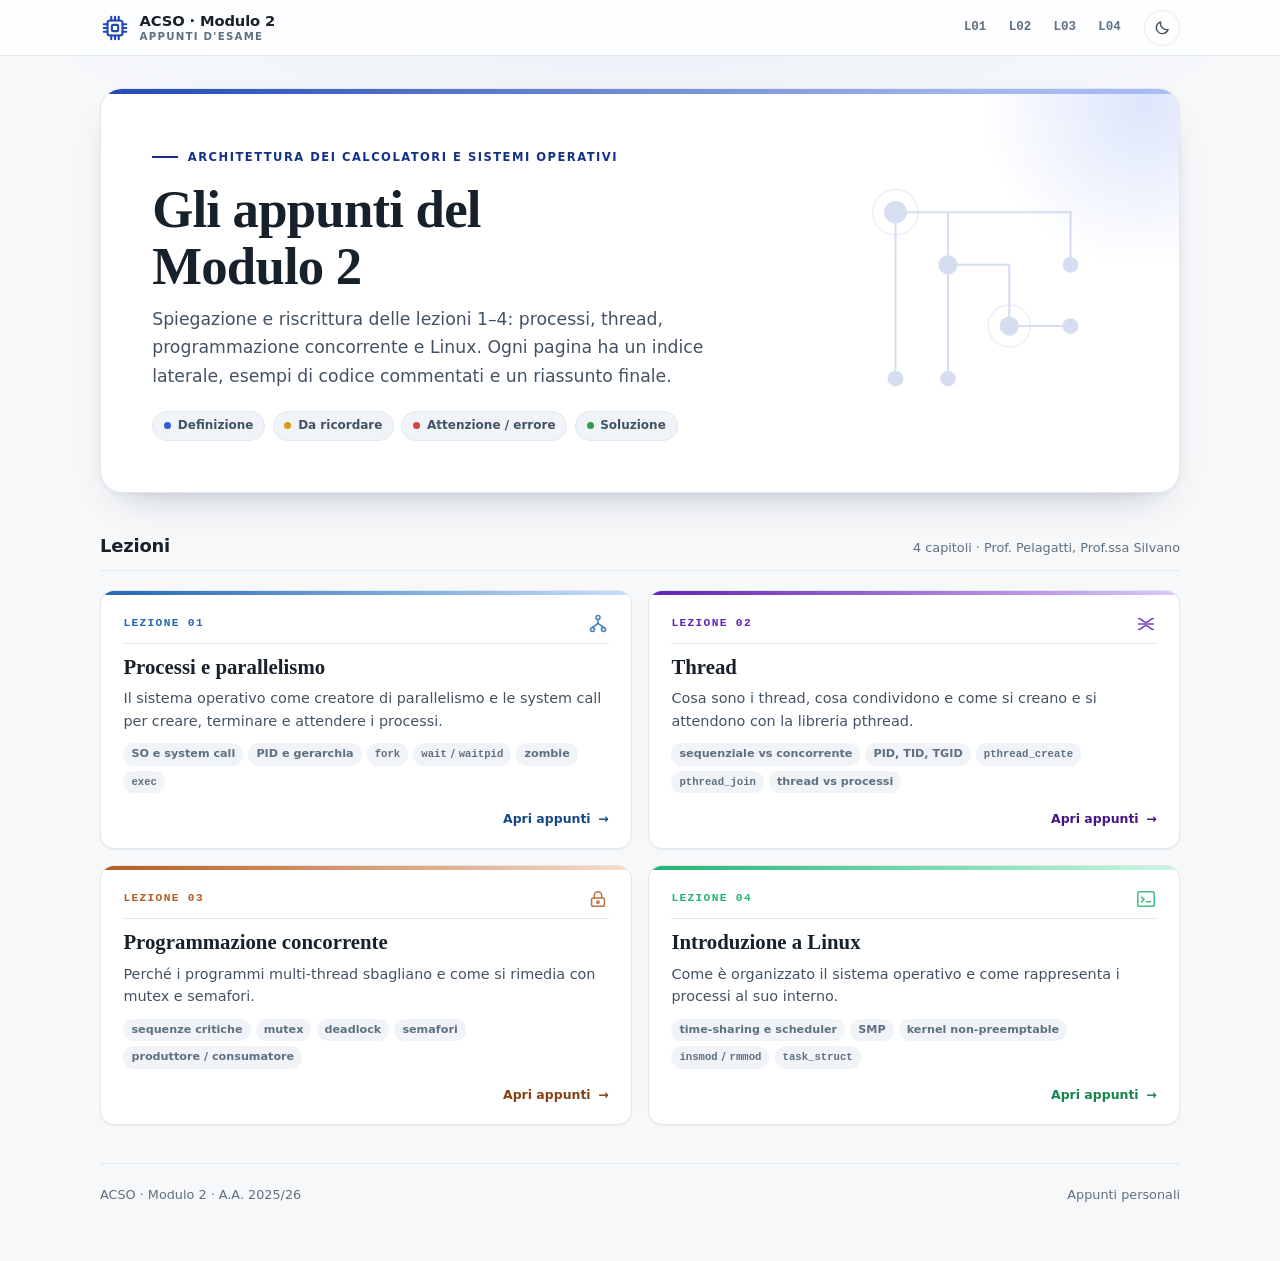
<file: index.html>
<!doctype html>
<html lang="it">
<head>
<meta charset="utf-8">
<meta name="viewport" content="width=device-width, initial-scale=1">
<title>Appunti ACSO</title>
<script>
  (function () {
    var t = null;
    try { t = localStorage.getItem("acso-tema"); } catch (e) {}
    if (t) document.documentElement.setAttribute("data-theme", t);
  })();
</script>
<link rel="stylesheet" href="style/home.css">
</head>
<body>
<a class="skip-link" href="#contenuto">Salta al contenuto</a>

<header class="topbar">
  <div class="topbar__inner">
    <a class="brand" href="index.html">
      <svg class="brand__mark" viewBox="0 0 24 24" fill="none" stroke="currentColor" stroke-width="1.7" stroke-linecap="round" stroke-linejoin="round" aria-hidden="true">
        <rect x="6" y="6" width="12" height="12" rx="2"/>
        <rect x="9.5" y="9.5" width="5" height="5" rx="1"/>
        <path d="M9 3v3M12 3v3M15 3v3M9 18v3M12 18v3M15 18v3M3 9h3M3 12h3M3 15h3M18 9h3M18 12h3M18 15h3"/>
      </svg>
      <span class="brand__text">
        <strong>ACSO · Modulo 2</strong>
        <span>Appunti d'esame</span>
      </span>
    </a>

    <nav class="topnav" aria-label="Lezioni">
      <a href="capitoli/L01-processi-parallelismo.html">L01</a>
      <a href="capitoli/L02-thread.html">L02</a>
      <a href="capitoli/L03-programmazione-concorrente.html">L03</a>
      <a href="capitoli/L04-introduzione-linux.html">L04</a>
    </nav>

    <button class="theme-toggle" type="button" data-theme-toggle aria-label="Cambia tema">
      <svg class="icon--moon" viewBox="0 0 24 24" fill="none" stroke="currentColor" stroke-width="1.8" stroke-linecap="round" stroke-linejoin="round" aria-hidden="true">
        <path d="M20 14.5A8.5 8.5 0 0 1 9.5 4a8.5 8.5 0 1 0 10.5 10.5Z"/>
      </svg>
      <svg class="icon--sun" viewBox="0 0 24 24" fill="none" stroke="currentColor" stroke-width="1.8" stroke-linecap="round" stroke-linejoin="round" aria-hidden="true">
        <circle cx="12" cy="12" r="4"/>
        <path d="M12 2v2M12 20v2M4.9 4.9l1.4 1.4M17.7 17.7l1.4 1.4M2 12h2M20 12h2M4.9 19.1l1.4-1.4M17.7 6.3l1.4-1.4"/>
      </svg>
    </button>
  </div>
</header>

<main id="contenuto" class="page">
  <header class="hero">
    <svg class="hero__art" viewBox="0 0 320 320" fill="none" aria-hidden="true" focusable="false">
      <g stroke="currentColor" stroke-width="2.4" stroke-linecap="round">
        <path d="M60 70h200"/>
        <path d="M60 70v190M120 70v60M120 130h70M190 130v70M190 200h70M120 130v130"/>
        <path d="M260 70v60"/>
      </g>
      <g fill="currentColor">
        <circle cx="60" cy="70" r="13"/>
        <circle cx="120" cy="130" r="11"/>
        <circle cx="190" cy="200" r="11"/>
        <circle cx="260" cy="130" r="9"/>
        <circle cx="60" cy="260" r="9"/>
        <circle cx="120" cy="260" r="9"/>
        <circle cx="260" cy="200" r="9"/>
      </g>
      <g stroke="currentColor" stroke-width="1.5" opacity=".5">
        <circle cx="60" cy="70" r="26"/>
        <circle cx="190" cy="200" r="24"/>
      </g>
    </svg>

    <p class="hero__kicker">Architettura dei Calcolatori e Sistemi Operativi</p>
    <h1>Gli appunti del Modulo 2</h1>
    <p class="hero__lede">Spiegazione e riscrittura delle lezioni 1–4: processi, thread, programmazione concorrente e Linux. Ogni pagina ha un indice laterale, esempi di codice commentati e un riassunto finale.</p>

    <ul class="chips" aria-label="Legenda dei riquadri">
      <li class="def">Definizione</li>
      <li class="note">Da ricordare</li>
      <li class="warn">Attenzione / errore</li>
      <li class="ok">Soluzione</li>
    </ul>
  </header>

  <div class="section-head">
    <h2>Lezioni</h2>
    <p>4 capitoli · Prof. Pelagatti, Prof.ssa Silvano</p>
  </div>

  <div class="lesson-grid">
    <a class="lesson-card" href="capitoli/L01-processi-parallelismo.html" data-hue="blue">
      <span class="lesson-card__num">Lezione 01
        <svg class="lesson-card__icon" viewBox="0 0 24 24" fill="none" stroke="currentColor" stroke-width="1.7" stroke-linecap="round" stroke-linejoin="round" aria-hidden="true"><circle cx="12" cy="5" r="2.2"/><circle cx="6" cy="18" r="2.2"/><circle cx="18" cy="18" r="2.2"/><path d="M12 7.2v4M12 11.2 6 15.8M12 11.2l6 4.6"/></svg>
      </span>
      <h2 class="lesson-card__title">Processi e parallelismo</h2>
      <p class="lesson-card__desc">Il sistema operativo come creatore di parallelismo e le system call per creare, terminare e attendere i processi.</p>
      <ul class="lesson-card__tags">
        <li>SO e system call</li>
        <li>PID e gerarchia</li>
        <li><code>fork</code></li>
        <li><code>wait</code> / <code>waitpid</code></li>
        <li>zombie</li>
        <li><code>exec</code></li>
      </ul>
      <div class="lesson-card__foot"><span class="lesson-card__cta">Apri appunti <span class="lesson-card__arrow" aria-hidden="true">→</span></span></div>
    </a>

    <a class="lesson-card" href="capitoli/L02-thread.html" data-hue="violet">
      <span class="lesson-card__num">Lezione 02
        <svg class="lesson-card__icon" viewBox="0 0 24 24" fill="none" stroke="currentColor" stroke-width="1.7" stroke-linecap="round" stroke-linejoin="round" aria-hidden="true"><path d="M4 6c4 0 4 4 8 4s4-4 8-4M4 12h16M4 18c4 0 4-4 8-4s4 4 8 4"/></svg>
      </span>
      <h2 class="lesson-card__title">Thread</h2>
      <p class="lesson-card__desc">Cosa sono i thread, cosa condividono e come si creano e si attendono con la libreria pthread.</p>
      <ul class="lesson-card__tags">
        <li>sequenziale vs concorrente</li>
        <li>PID, TID, TGID</li>
        <li><code>pthread_create</code></li>
        <li><code>pthread_join</code></li>
        <li>thread vs processi</li>
      </ul>
      <div class="lesson-card__foot"><span class="lesson-card__cta">Apri appunti <span class="lesson-card__arrow" aria-hidden="true">→</span></span></div>
    </a>

    <a class="lesson-card" href="capitoli/L03-programmazione-concorrente.html" data-hue="orange">
      <span class="lesson-card__num">Lezione 03
        <svg class="lesson-card__icon" viewBox="0 0 24 24" fill="none" stroke="currentColor" stroke-width="1.7" stroke-linecap="round" stroke-linejoin="round" aria-hidden="true"><rect x="5" y="11" width="14" height="9" rx="2"/><path d="M8 11V8a4 4 0 0 1 8 0v3"/><circle cx="12" cy="15.5" r="1.2"/></svg>
      </span>
      <h2 class="lesson-card__title">Programmazione concorrente</h2>
      <p class="lesson-card__desc">Perché i programmi multi-thread sbagliano e come si rimedia con mutex e semafori.</p>
      <ul class="lesson-card__tags">
        <li>sequenze critiche</li>
        <li>mutex</li>
        <li>deadlock</li>
        <li>semafori</li>
        <li>produttore / consumatore</li>
      </ul>
      <div class="lesson-card__foot"><span class="lesson-card__cta">Apri appunti <span class="lesson-card__arrow" aria-hidden="true">→</span></span></div>
    </a>

    <a class="lesson-card" href="capitoli/L04-introduzione-linux.html" data-hue="green">
      <span class="lesson-card__num">Lezione 04
        <svg class="lesson-card__icon" viewBox="0 0 24 24" fill="none" stroke="currentColor" stroke-width="1.7" stroke-linecap="round" stroke-linejoin="round" aria-hidden="true"><rect x="3" y="4" width="18" height="16" rx="2"/><path d="m7 10 3 2.5L7 15M12.5 15H17"/></svg>
      </span>
      <h2 class="lesson-card__title">Introduzione a Linux</h2>
      <p class="lesson-card__desc">Come è organizzato il sistema operativo e come rappresenta i processi al suo interno.</p>
      <ul class="lesson-card__tags">
        <li>time-sharing e scheduler</li>
        <li>SMP</li>
        <li>kernel non-preemptable</li>
        <li><code>insmod</code> / <code>rmmod</code></li>
        <li><code>task_struct</code></li>
      </ul>
      <div class="lesson-card__foot"><span class="lesson-card__cta">Apri appunti <span class="lesson-card__arrow" aria-hidden="true">→</span></span></div>
    </a>
  </div>

  <footer class="site-footer">
    <p>ACSO · Modulo 2 · A.A. 2025/26</p>
    <p>Appunti personali</p>
  </footer>
</main>

<script>
  (function () {
    var root = document.documentElement;
    var media = window.matchMedia("(prefers-color-scheme: dark)");
    var btn = document.querySelector("[data-theme-toggle]");
    function current() {
      var t = root.getAttribute("data-theme");
      return t || (media.matches ? "dark" : "light");
    }
    function sync() {
      var dark = current() === "dark";
      root.classList.toggle("is-dark", dark);
      btn.setAttribute("aria-pressed", String(dark));
      btn.title = dark ? "Tema chiaro" : "Tema scuro";
    }
    btn.addEventListener("click", function () {
      var next = current() === "dark" ? "light" : "dark";
      root.setAttribute("data-theme", next);
      try { localStorage.setItem("acso-tema", next); } catch (e) {}
      sync();
    });
    media.addEventListener("change", sync);
    sync();
  })();
</script>
</body>
</html>
</file>
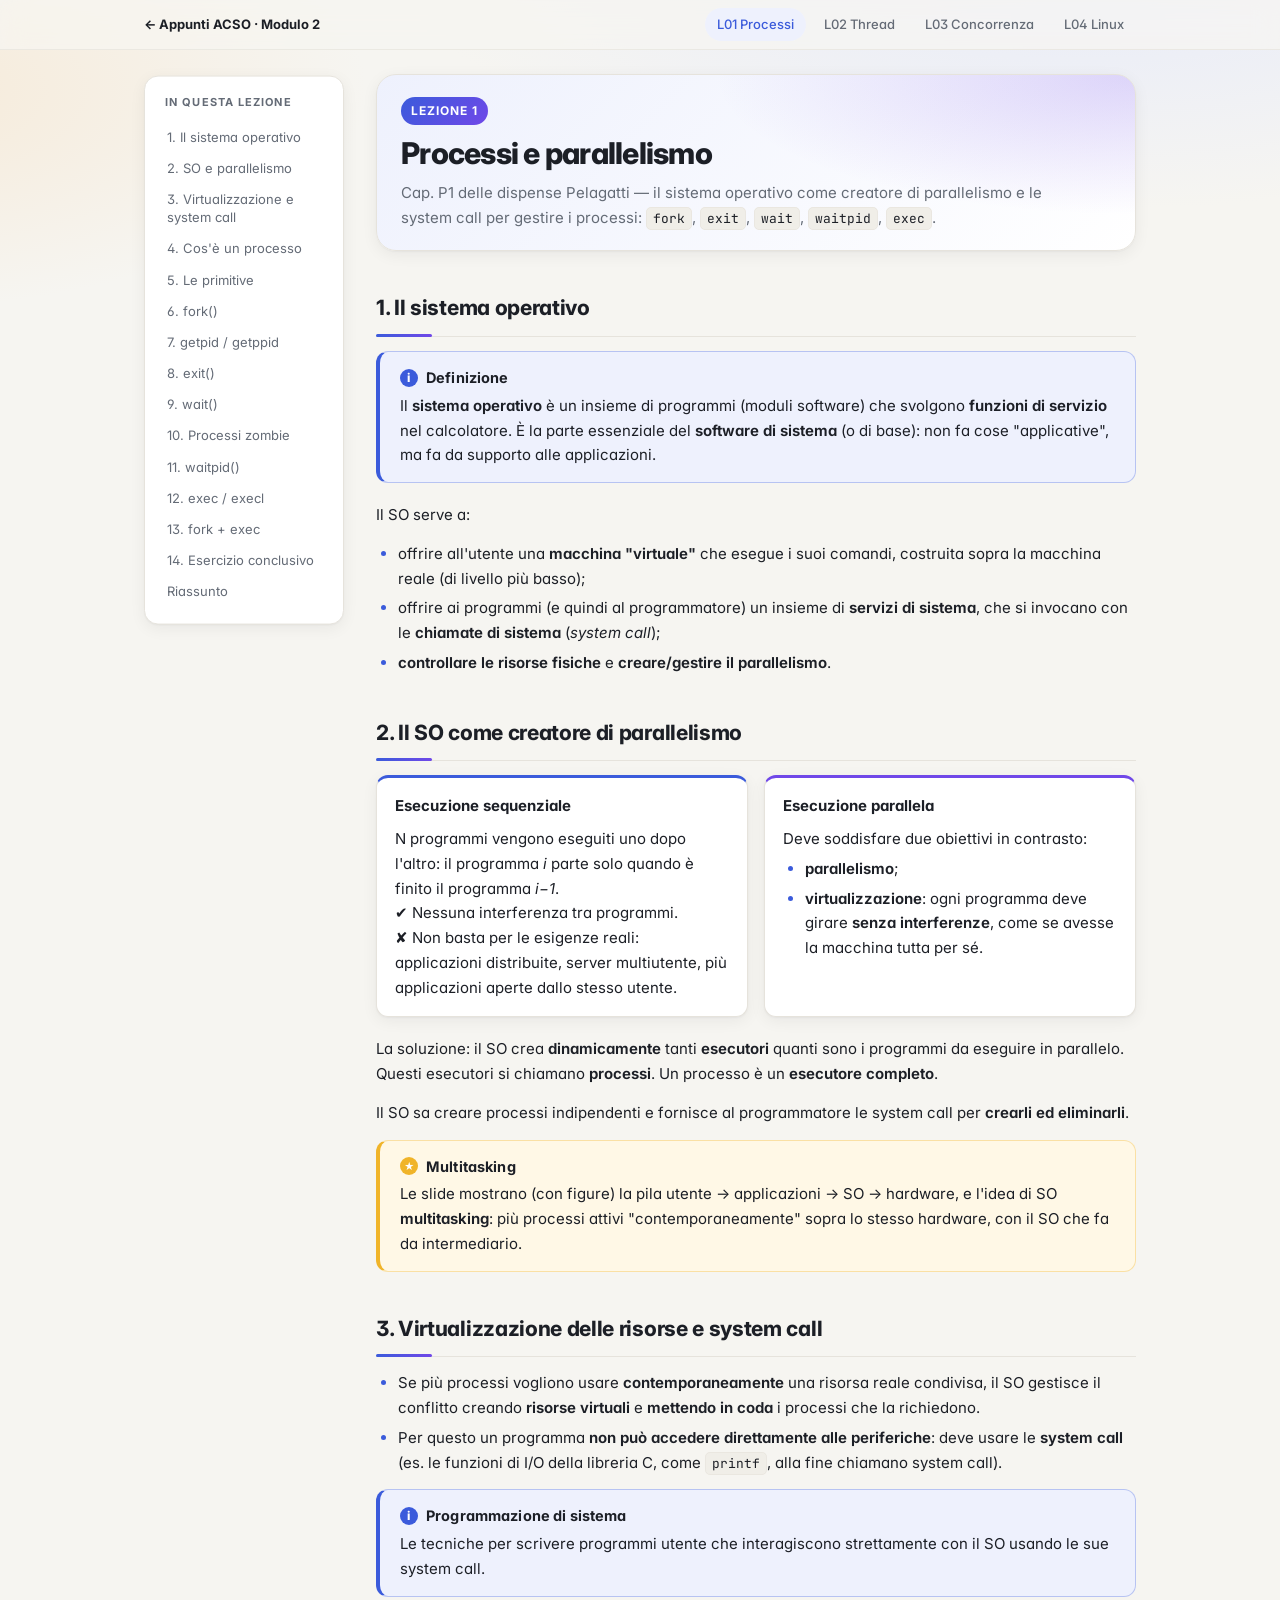
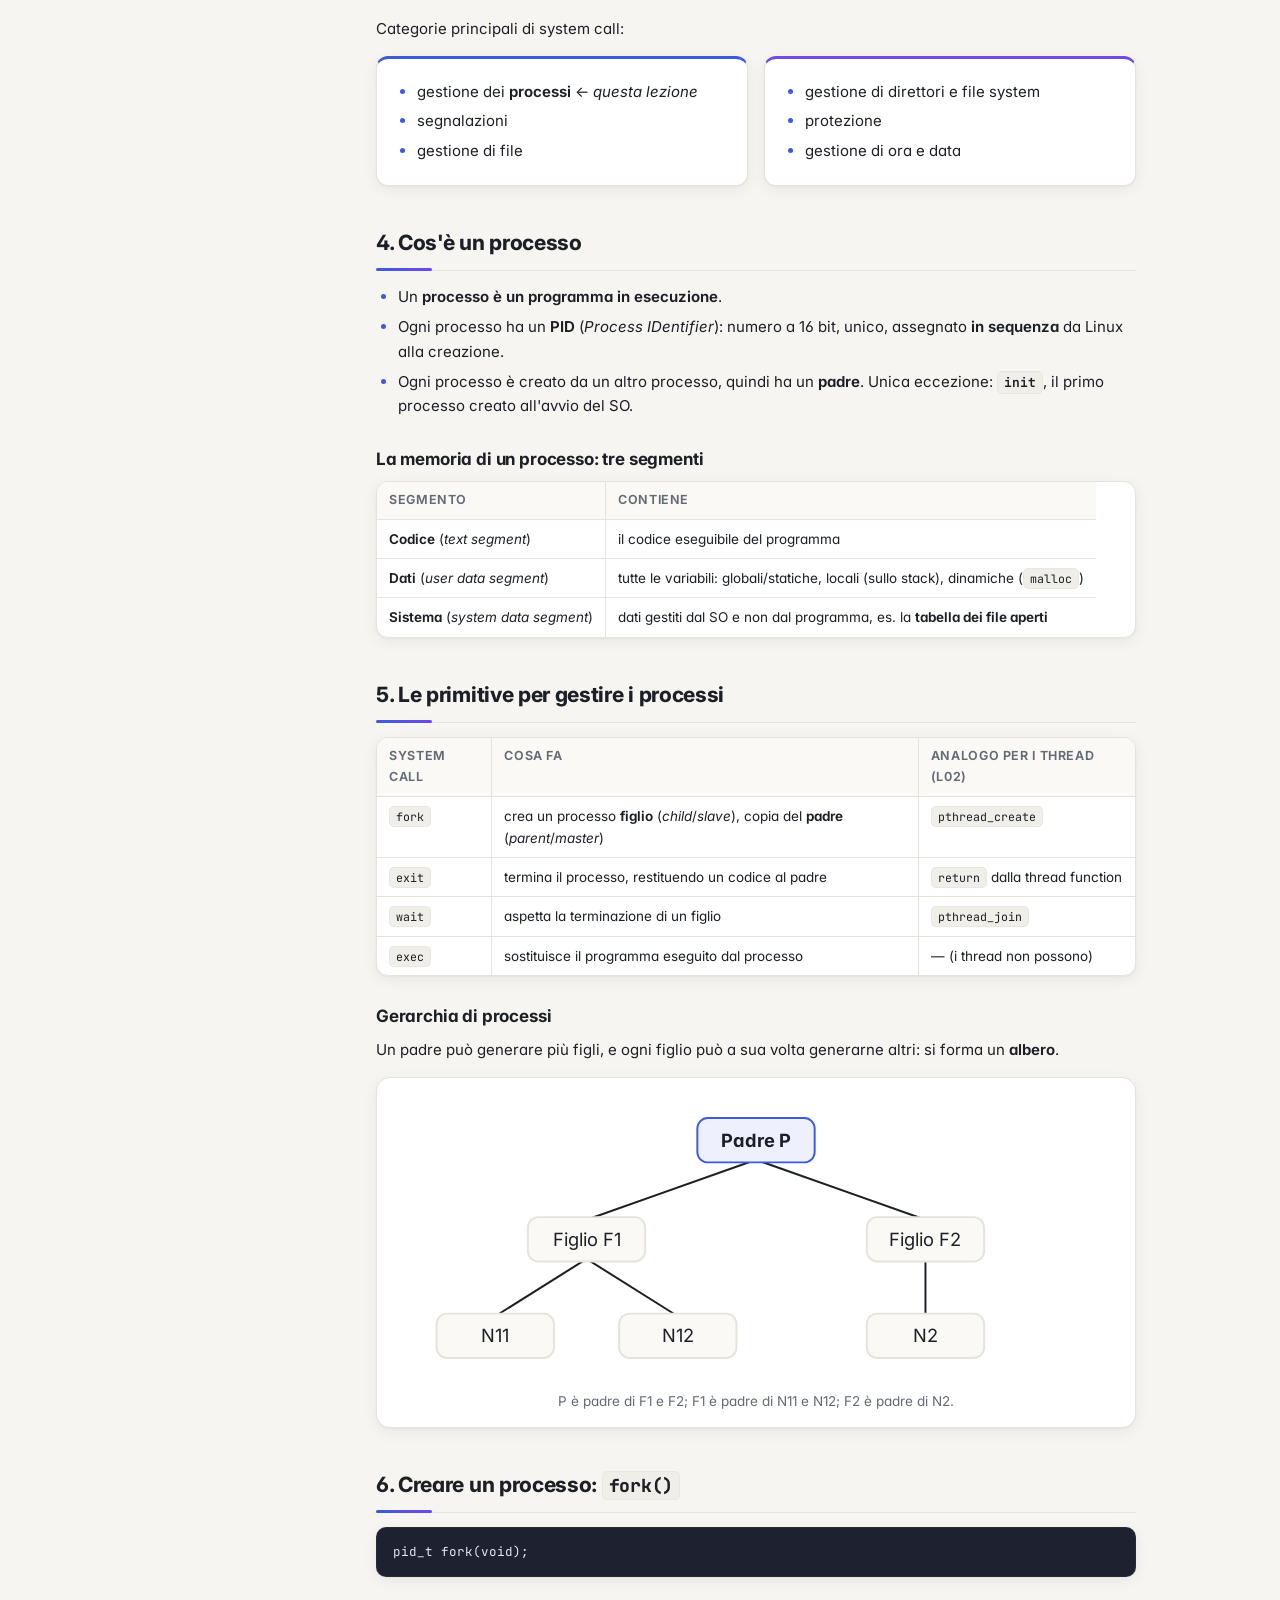
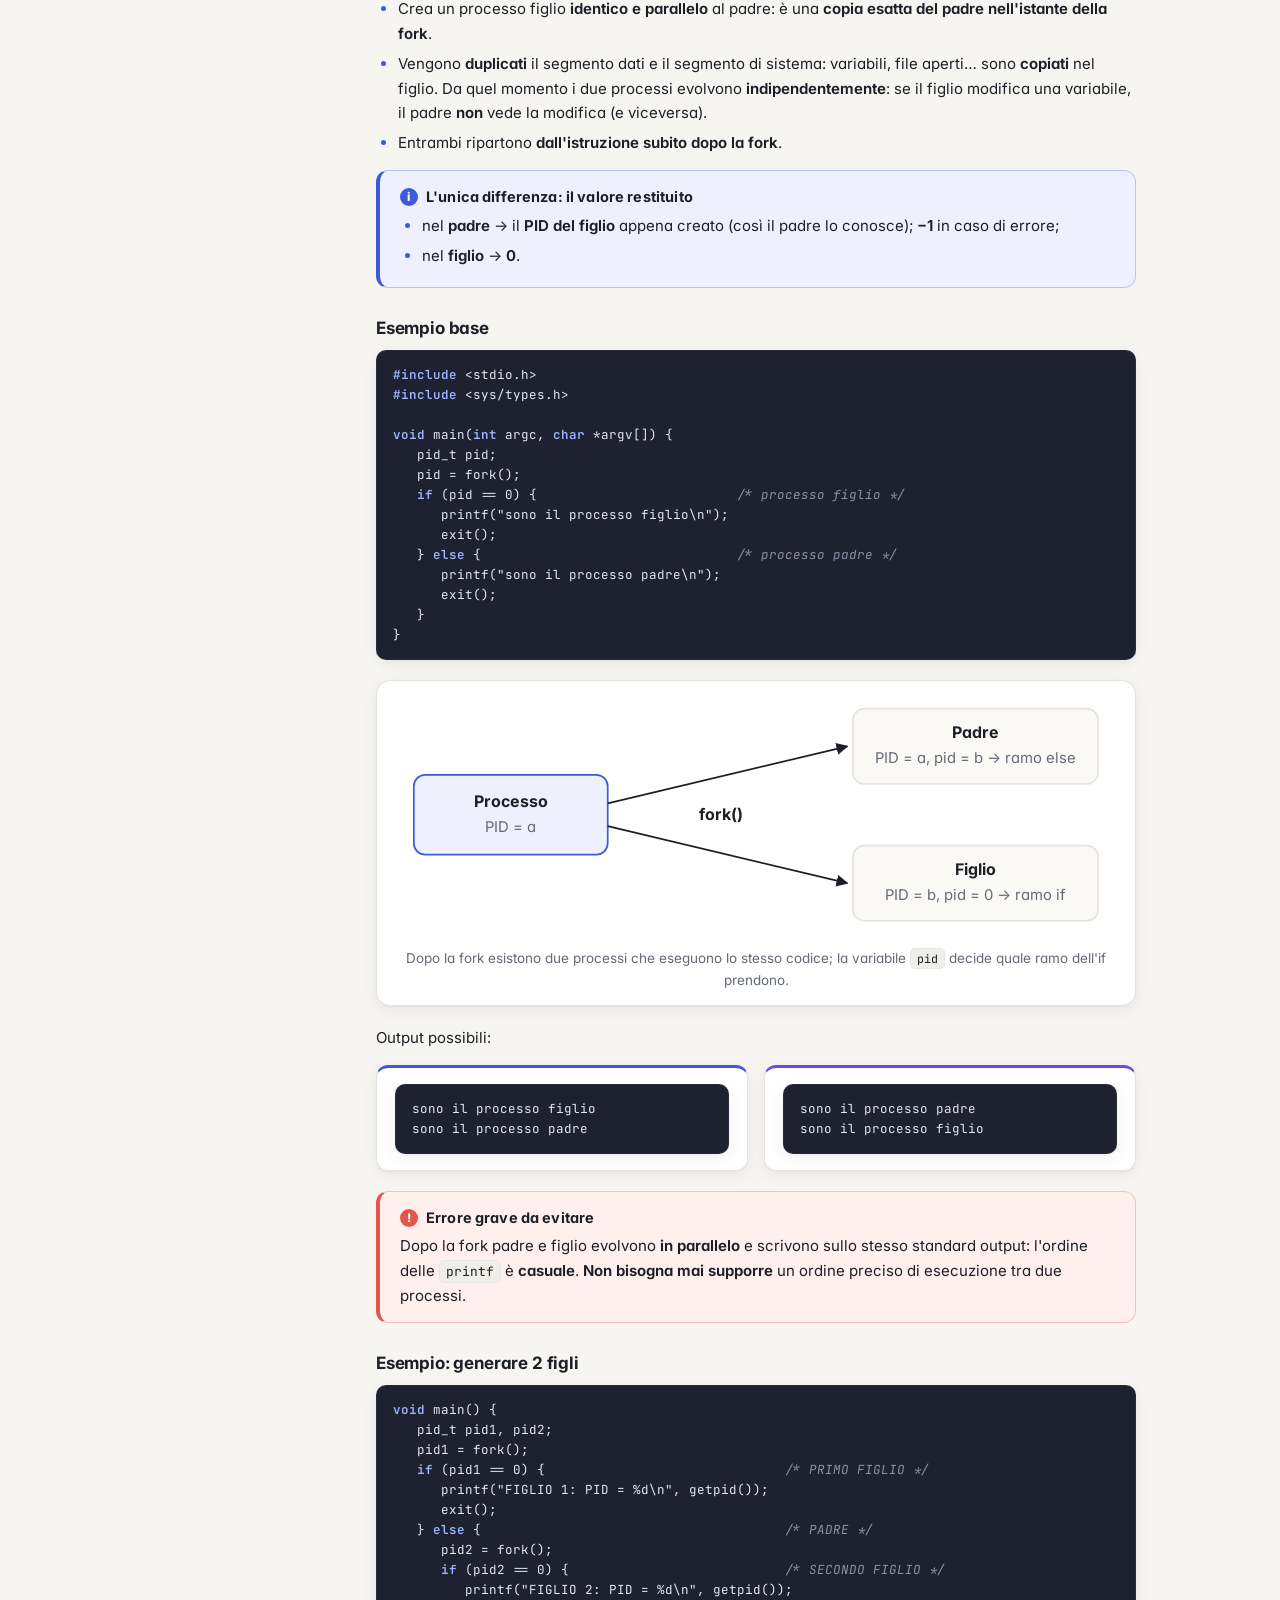
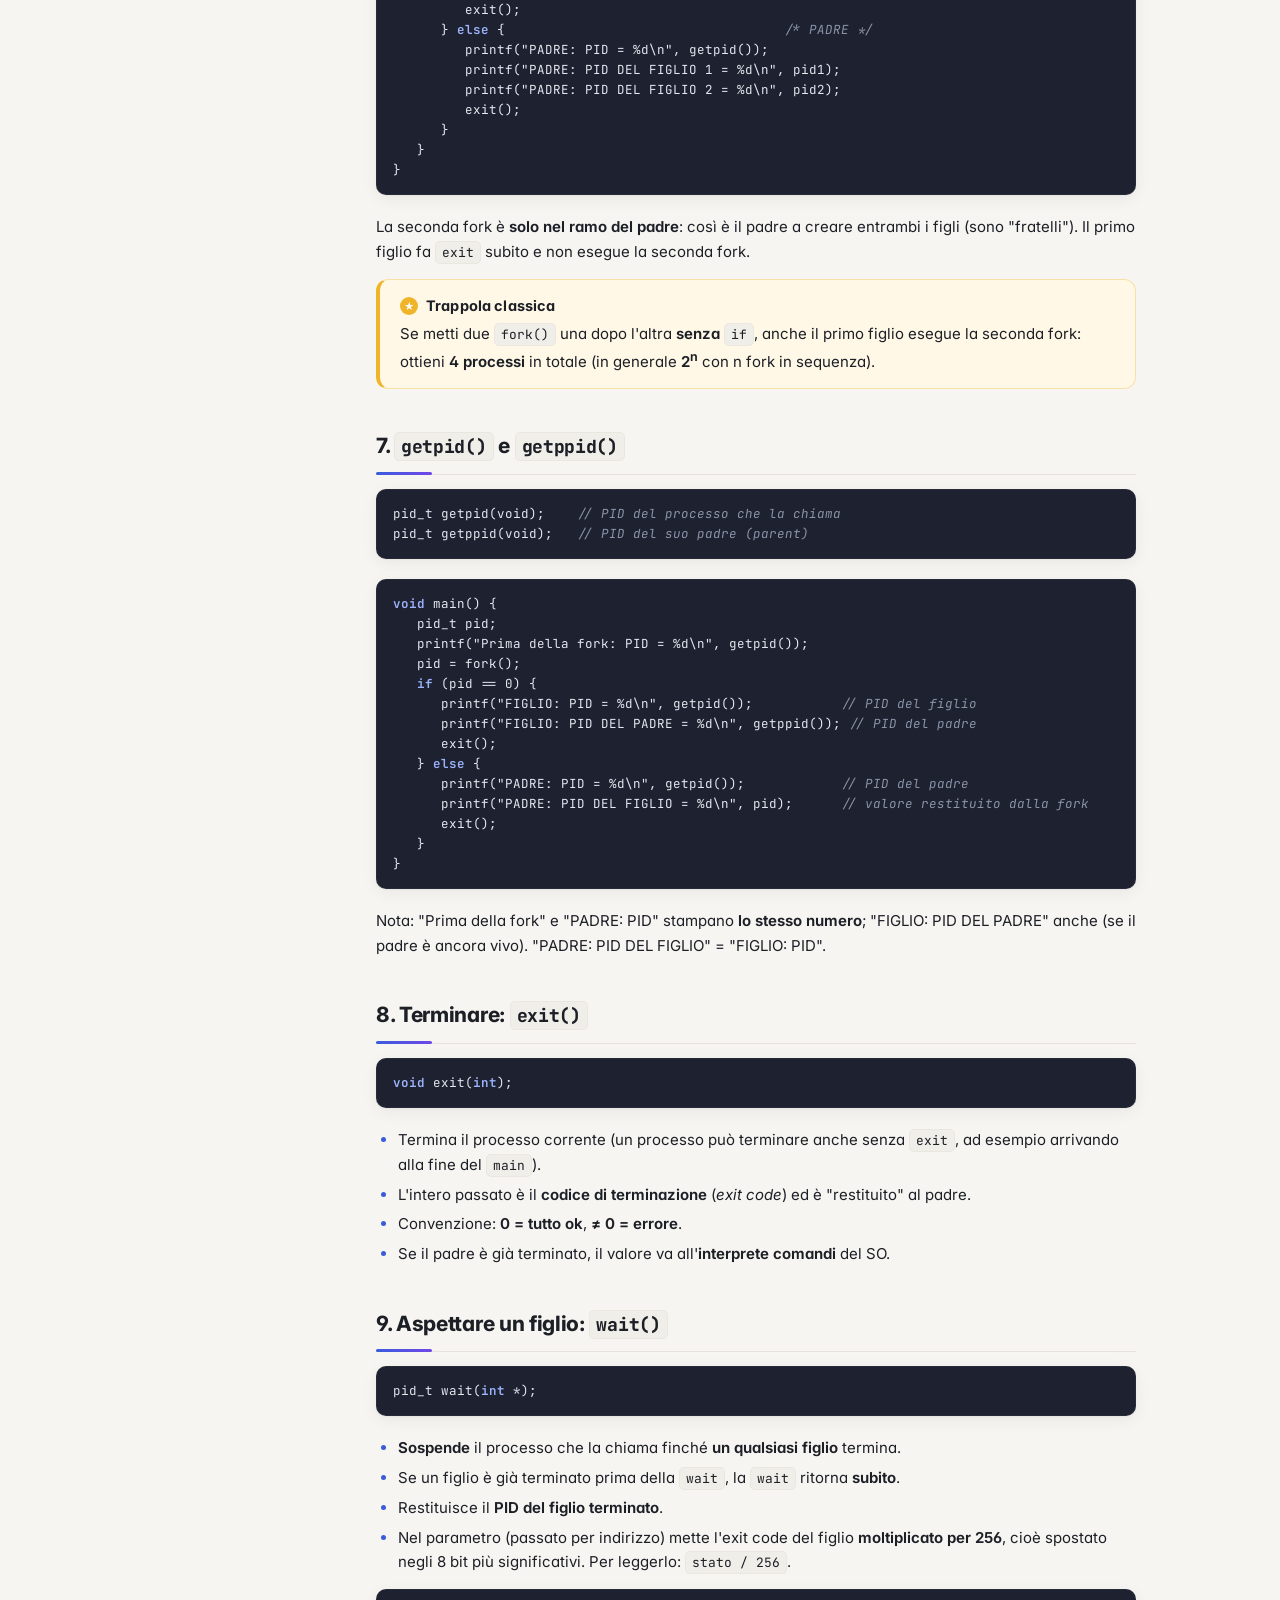
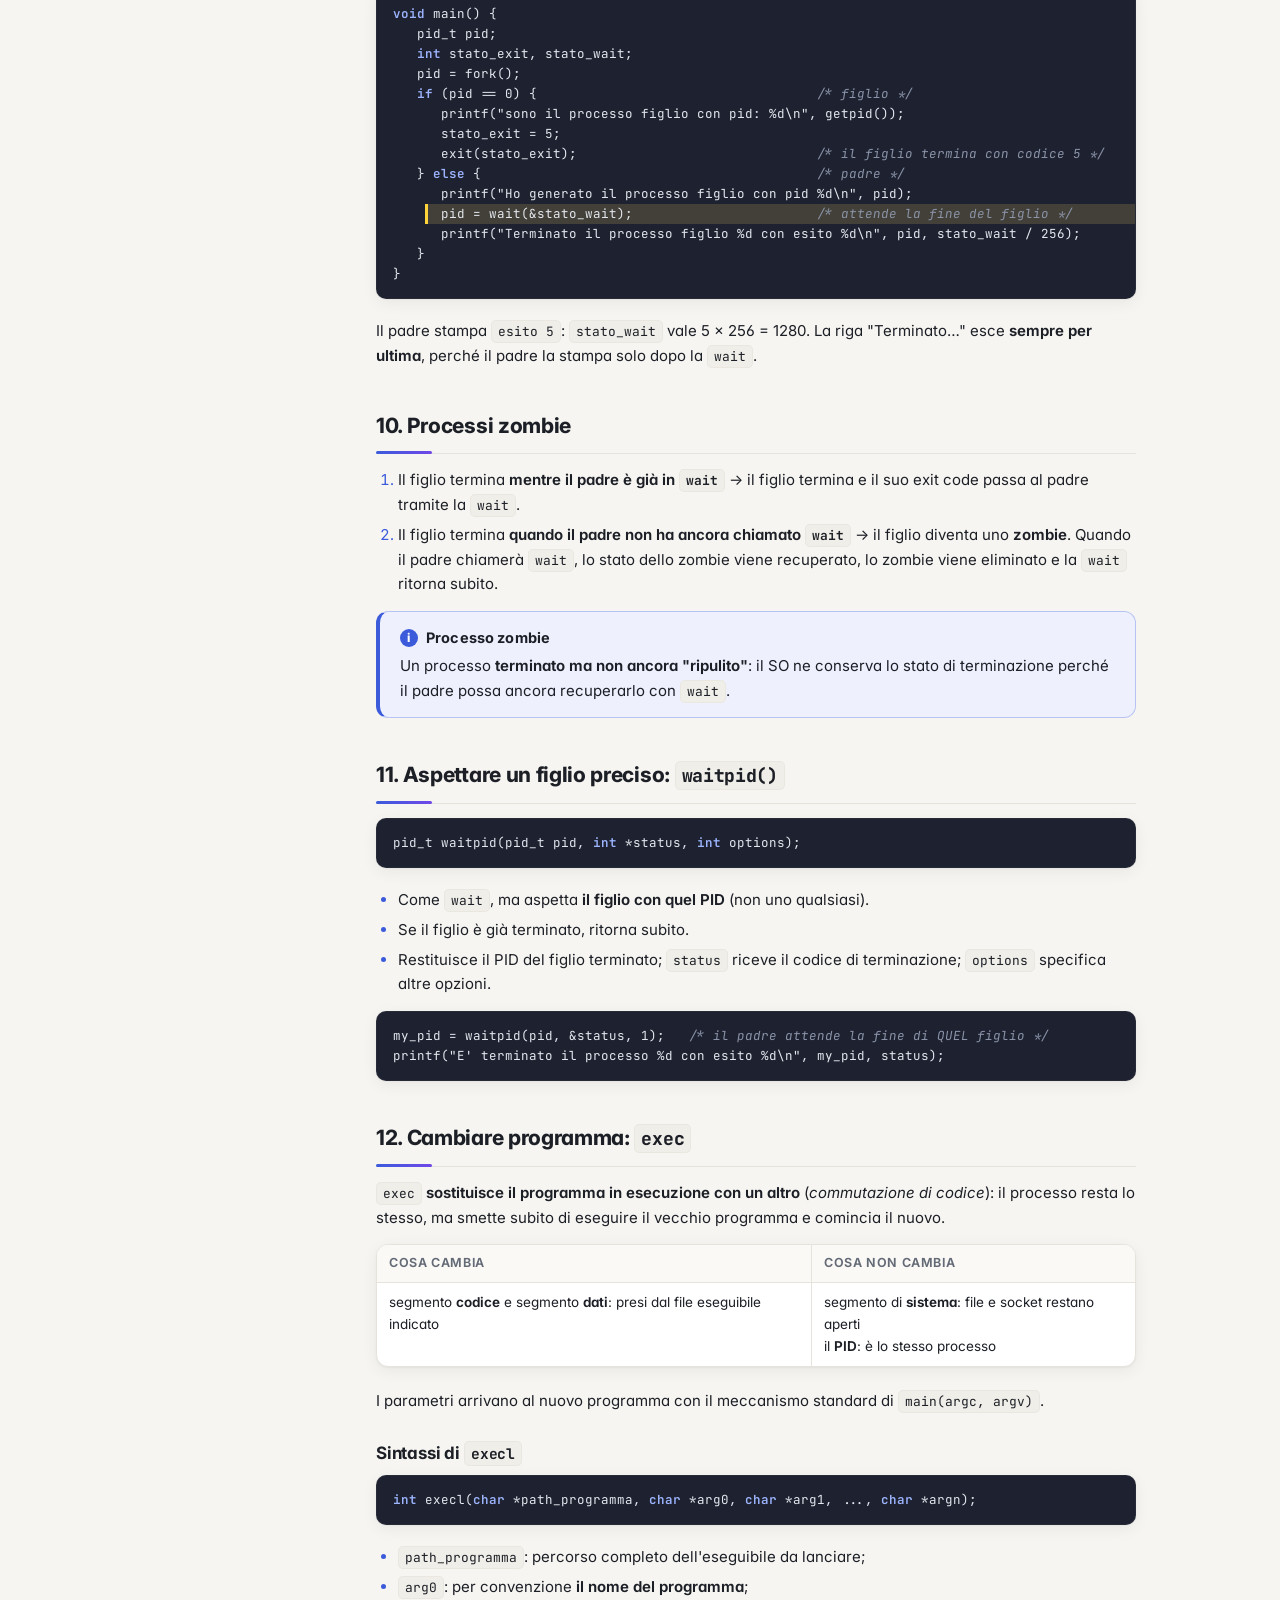
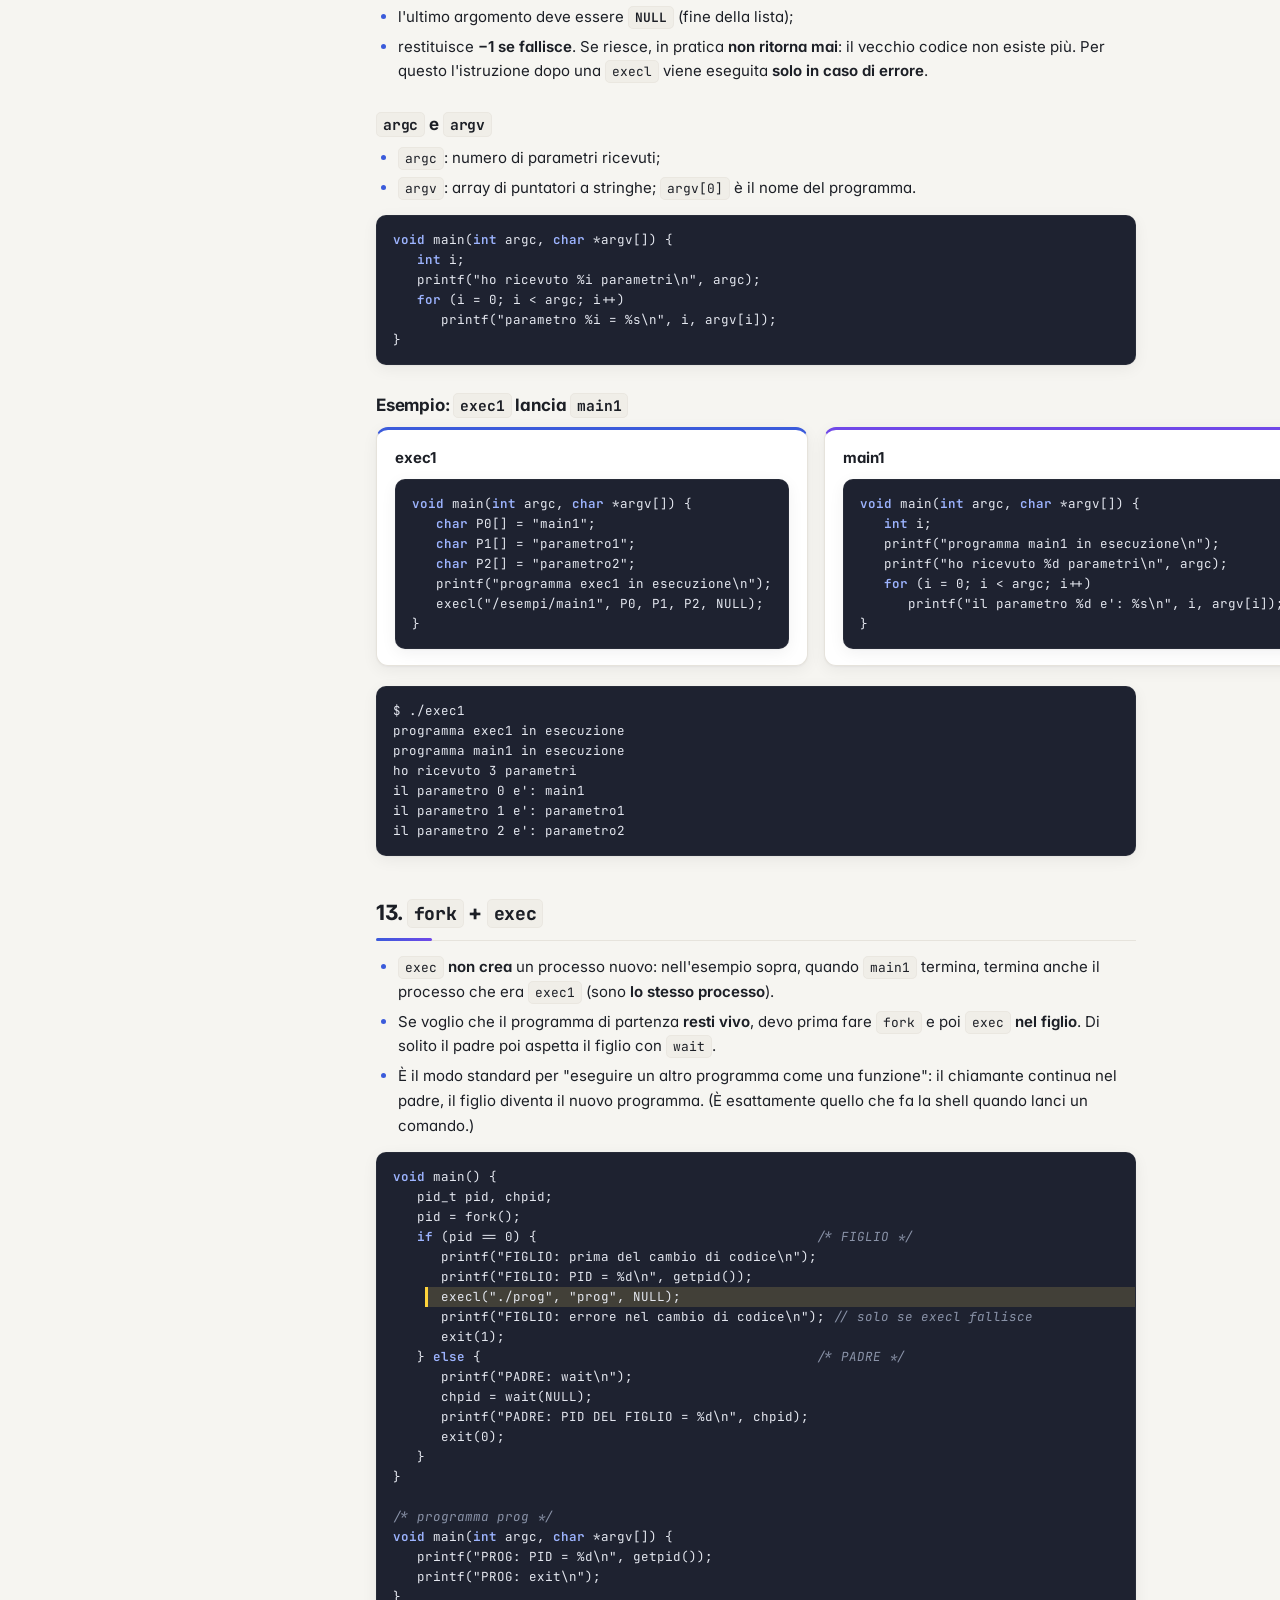
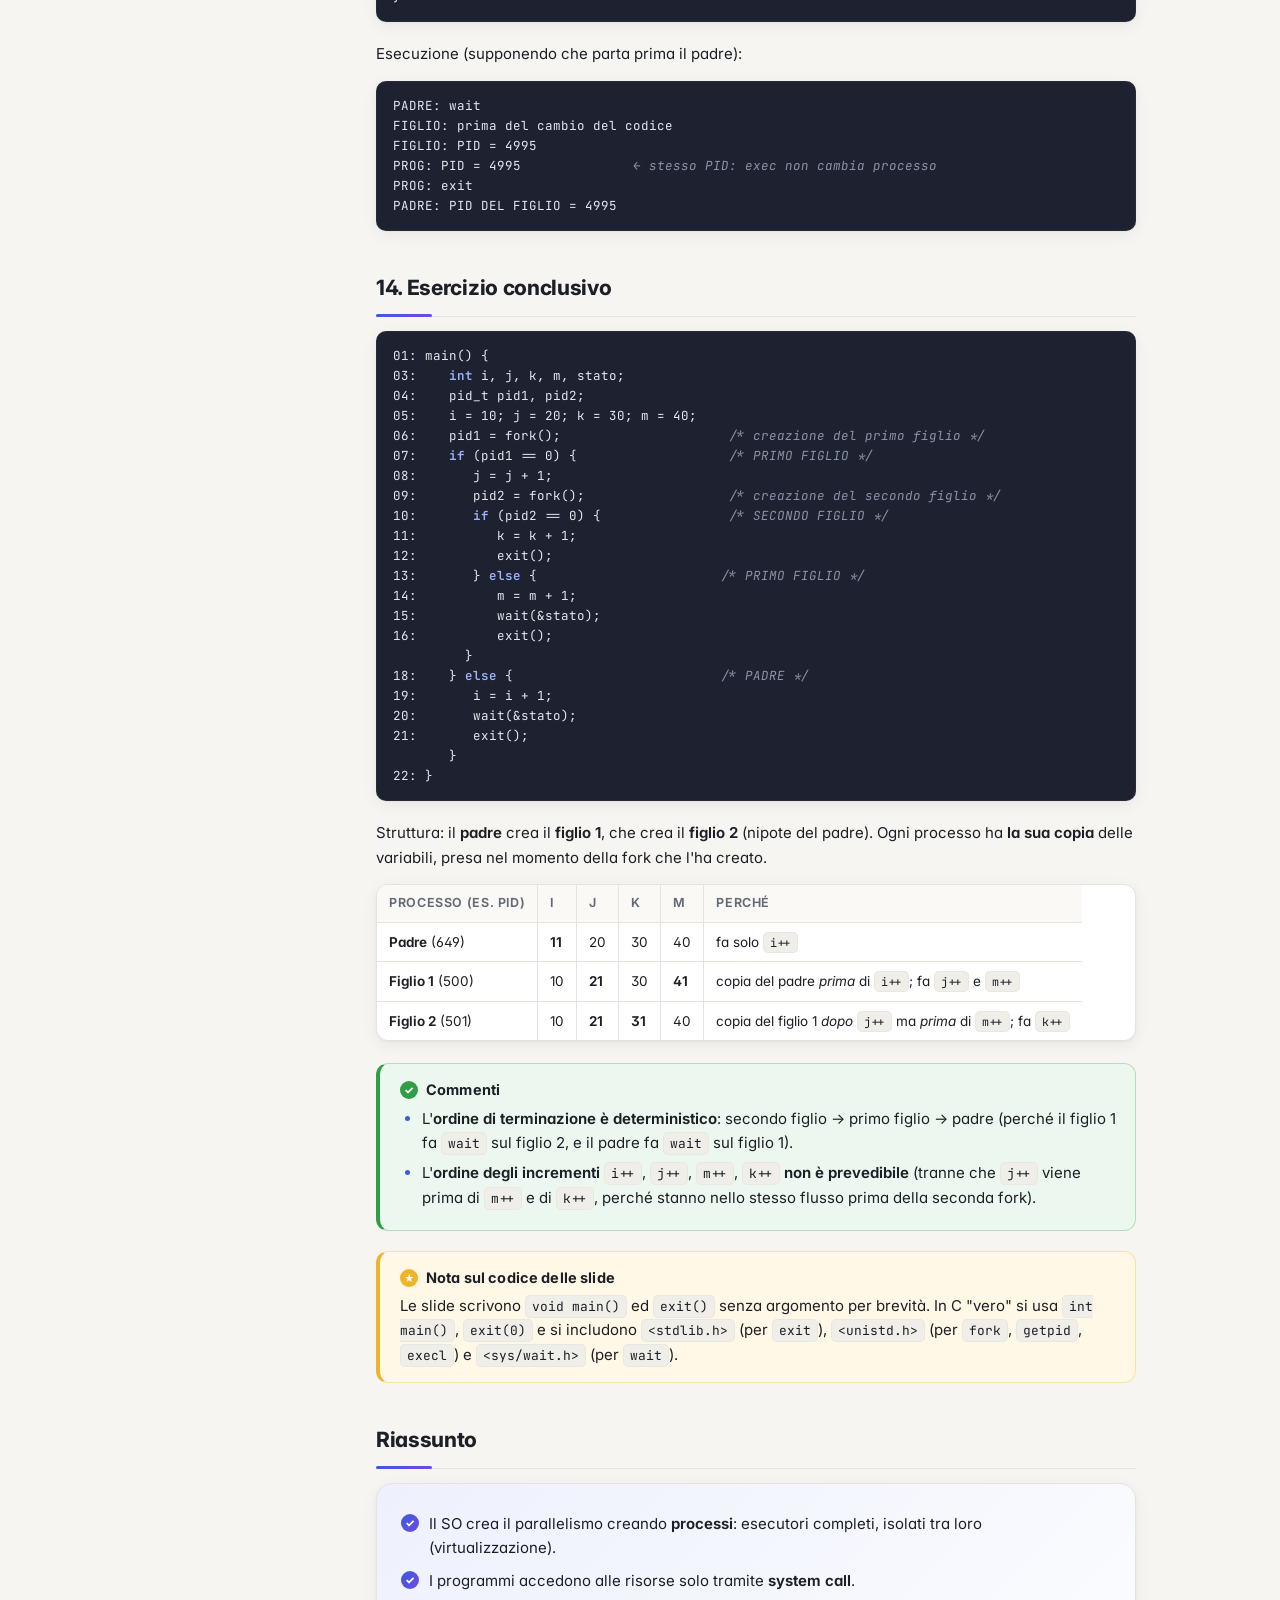
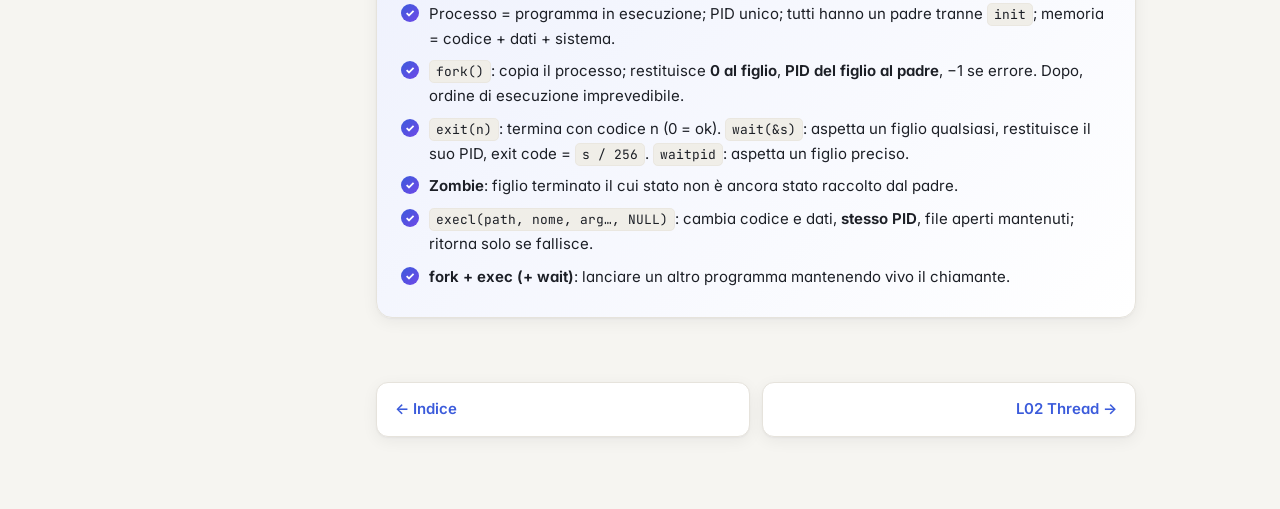
<file: capitoli/L01-processi-parallelismo.html>
<!doctype html>
<html lang="it">
<head>
<meta charset="utf-8">
<meta name="viewport" content="width=device-width, initial-scale=1">
<title>L01 · Processi e parallelismo</title>
<script>(function(){var t=null;try{t=localStorage.getItem("acso-tema")}catch(e){}if(t)document.documentElement.setAttribute("data-theme",t)})();</script>
<link rel="stylesheet" href="../style/style.css">
</head>
<body>
<div class="topbar"><div class="topbar-inner">
  <a class="home" href="../index.html">← Appunti ACSO · Modulo 2</a>
  <a class="active" href="L01-processi-parallelismo.html">L01 Processi</a>
  <a href="L02-thread.html">L02 Thread</a>
  <a href="L03-programmazione-concorrente.html">L03 Concorrenza</a>
  <a href="L04-introduzione-linux.html">L04 Linux</a>
</div></div>

<div class="layout">
<nav class="toc">
  <h4>In questa lezione</h4>
  <ol>
    <li><a href="#so">1. Il sistema operativo</a></li>
    <li><a href="#parallelismo">2. SO e parallelismo</a></li>
    <li><a href="#virtualizzazione">3. Virtualizzazione e system call</a></li>
    <li><a href="#processi">4. Cos'è un processo</a></li>
    <li><a href="#primitive">5. Le primitive</a></li>
    <li><a href="#fork">6. fork()</a></li>
    <li><a href="#getpid">7. getpid / getppid</a></li>
    <li><a href="#exit">8. exit()</a></li>
    <li><a href="#wait">9. wait()</a></li>
    <li><a href="#zombie">10. Processi zombie</a></li>
    <li><a href="#waitpid">11. waitpid()</a></li>
    <li><a href="#exec">12. exec / execl</a></li>
    <li><a href="#forkexec">13. fork + exec</a></li>
    <li><a href="#esercizio">14. Esercizio conclusivo</a></li>
    <li><a href="#riassunto">Riassunto</a></li>
  </ol>
</nav>

<main>
<header class="lesson">
  <div class="tag">Lezione 1</div>
  <h1>Processi e parallelismo</h1>
  <p class="sub">Cap. P1 delle dispense Pelagatti — il sistema operativo come creatore di parallelismo e le system call per gestire i processi: <code>fork</code>, <code>exit</code>, <code>wait</code>, <code>waitpid</code>, <code>exec</code>.</p>
</header>

<h2 id="so">1. Il sistema operativo</h2>
<div class="box def"><span class="t">Definizione</span>
Il <strong>sistema operativo</strong> è un insieme di programmi (moduli software) che svolgono <strong>funzioni di servizio</strong> nel calcolatore. È la parte essenziale del <strong>software di sistema</strong> (o di base): non fa cose "applicative", ma fa da supporto alle applicazioni.</div>
<p>Il SO serve a:</p>
<ul>
  <li>offrire all'utente una <strong>macchina "virtuale"</strong> che esegue i suoi comandi, costruita sopra la macchina reale (di livello più basso);</li>
  <li>offrire ai programmi (e quindi al programmatore) un insieme di <strong>servizi di sistema</strong>, che si invocano con le <strong>chiamate di sistema</strong> (<em>system call</em>);</li>
  <li><strong>controllare le risorse fisiche</strong> e <strong>creare/gestire il parallelismo</strong>.</li>
</ul>

<h2 id="parallelismo">2. Il SO come creatore di parallelismo</h2>
<div class="grid2">
  <div><h4>Esecuzione sequenziale</h4>
  N programmi vengono eseguiti uno dopo l'altro: il programma <em>i</em> parte solo quando è finito il programma <em>i−1</em>.<br>
  ✔ Nessuna interferenza tra programmi.<br>
  ✘ Non basta per le esigenze reali: applicazioni distribuite, server multiutente, più applicazioni aperte dallo stesso utente.</div>
  <div><h4>Esecuzione parallela</h4>
  Deve soddisfare due obiettivi in contrasto:
  <ul><li><strong>parallelismo</strong>;</li><li><strong>virtualizzazione</strong>: ogni programma deve girare <strong>senza interferenze</strong>, come se avesse la macchina tutta per sé.</li></ul></div>
</div>
<p>La soluzione: il SO crea <strong>dinamicamente</strong> tanti <strong>esecutori</strong> quanti sono i programmi da eseguire in parallelo. Questi esecutori si chiamano <strong>processi</strong>. Un processo è un <strong>esecutore completo</strong>.</p>
<p>Il SO sa creare processi indipendenti e fornisce al programmatore le system call per <strong>crearli ed eliminarli</strong>.</p>
<div class="box note"><span class="t">Multitasking</span>
Le slide mostrano (con figure) la pila utente → applicazioni → SO → hardware, e l'idea di SO <strong>multitasking</strong>: più processi attivi "contemporaneamente" sopra lo stesso hardware, con il SO che fa da intermediario.</div>

<h2 id="virtualizzazione">3. Virtualizzazione delle risorse e system call</h2>
<ul>
  <li>Se più processi vogliono usare <strong>contemporaneamente</strong> una risorsa reale condivisa, il SO gestisce il conflitto creando <strong>risorse virtuali</strong> e <strong>mettendo in coda</strong> i processi che la richiedono.</li>
  <li>Per questo un programma <strong>non può accedere direttamente alle periferiche</strong>: deve usare le <strong>system call</strong> (es. le funzioni di I/O della libreria C, come <code>printf</code>, alla fine chiamano system call).</li>
</ul>
<div class="box def"><span class="t">Programmazione di sistema</span>
Le tecniche per scrivere programmi utente che interagiscono strettamente con il SO usando le sue system call.</div>
<p>Categorie principali di system call:</p>
<div class="grid2">
  <div><ul><li>gestione dei <strong>processi</strong> ← <em>questa lezione</em></li><li>segnalazioni</li><li>gestione di file</li></ul></div>
  <div><ul><li>gestione di direttori e file system</li><li>protezione</li><li>gestione di ora e data</li></ul></div>
</div>

<h2 id="processi">4. Cos'è un processo</h2>
<ul>
  <li>Un <strong>processo è un programma in esecuzione</strong>.</li>
  <li>Ogni processo ha un <strong>PID</strong> (<em>Process IDentifier</em>): numero a 16 bit, unico, assegnato <strong>in sequenza</strong> da Linux alla creazione.</li>
  <li>Ogni processo è creato da un altro processo, quindi ha un <strong>padre</strong>. Unica eccezione: <strong><code>init</code></strong>, il primo processo creato all'avvio del SO.</li>
</ul>
<h3>La memoria di un processo: tre segmenti</h3>
<table>
<tr><th>Segmento</th><th>Contiene</th></tr>
<tr><td><strong>Codice</strong> (<em>text segment</em>)</td><td>il codice eseguibile del programma</td></tr>
<tr><td><strong>Dati</strong> (<em>user data segment</em>)</td><td>tutte le variabili: globali/statiche, locali (sullo stack), dinamiche (<code>malloc</code>)</td></tr>
<tr><td><strong>Sistema</strong> (<em>system data segment</em>)</td><td>dati gestiti dal SO e non dal programma, es. la <strong>tabella dei file aperti</strong></td></tr>
</table>

<h2 id="primitive">5. Le primitive per gestire i processi</h2>
<table>
<tr><th>System call</th><th>Cosa fa</th><th>Analogo per i thread (L02)</th></tr>
<tr><td><code>fork</code></td><td>crea un processo <strong>figlio</strong> (<em>child</em>/<em>slave</em>), copia del <strong>padre</strong> (<em>parent</em>/<em>master</em>)</td><td><code>pthread_create</code></td></tr>
<tr><td><code>exit</code></td><td>termina il processo, restituendo un codice al padre</td><td><code>return</code> dalla thread function</td></tr>
<tr><td><code>wait</code></td><td>aspetta la terminazione di un figlio</td><td><code>pthread_join</code></td></tr>
<tr><td><code>exec</code></td><td>sostituisce il programma eseguito dal processo</td><td>— (i thread non possono)</td></tr>
</table>
<h3>Gerarchia di processi</h3>
<p>Un padre può generare più figli, e ogni figlio può a sua volta generarne altri: si forma un <strong>albero</strong>.</p>
<figure>
<svg viewBox="0 0 560 220" role="img" aria-label="Albero: P padre di F1 e F2; F1 padre di N11 e N12; F2 padre di N2">
  <path d="M280 52 L150 98 M280 52 L410 98 M150 128 L80 172 M150 128 L220 172 M410 128 L410 172" class="svg-line"/>
  <rect x="235" y="20" width="90" height="34" rx="8" class="svg-acc"/><text x="280" y="42" text-anchor="middle" class="svg-text" font-size="14" font-weight="700">Padre P</text>
  <rect x="105" y="96" width="90" height="34" rx="8" class="svg-box"/><text x="150" y="118" text-anchor="middle" class="svg-text" font-size="14">Figlio F1</text>
  <rect x="365" y="96" width="90" height="34" rx="8" class="svg-box"/><text x="410" y="118" text-anchor="middle" class="svg-text" font-size="14">Figlio F2</text>
  <rect x="35" y="170" width="90" height="34" rx="8" class="svg-box"/><text x="80" y="192" text-anchor="middle" class="svg-text" font-size="14">N11</text>
  <rect x="175" y="170" width="90" height="34" rx="8" class="svg-box"/><text x="220" y="192" text-anchor="middle" class="svg-text" font-size="14">N12</text>
  <rect x="365" y="170" width="90" height="34" rx="8" class="svg-box"/><text x="410" y="192" text-anchor="middle" class="svg-text" font-size="14">N2</text>
</svg>
<figcaption>P è padre di F1 e F2; F1 è padre di N11 e N12; F2 è padre di N2.</figcaption>
</figure>

<h2 id="fork">6. Creare un processo: <code>fork()</code></h2>
<pre><code>pid_t fork(void);</code></pre>
<ul>
  <li>Crea un processo figlio <strong>identico e parallelo</strong> al padre: è una <strong>copia esatta del padre nell'istante della fork</strong>.</li>
  <li>Vengono <strong>duplicati</strong> il segmento dati e il segmento di sistema: variabili, file aperti… sono <strong>copiati</strong> nel figlio. Da quel momento i due processi evolvono <strong>indipendentemente</strong>: se il figlio modifica una variabile, il padre <strong>non</strong> vede la modifica (e viceversa).</li>
  <li>Entrambi ripartono <strong>dall'istruzione subito dopo la fork</strong>.</li>
</ul>
<div class="box def"><span class="t">L'unica differenza: il valore restituito</span>
<ul style="margin-bottom:0">
  <li>nel <strong>padre</strong> → il <strong>PID del figlio</strong> appena creato (così il padre lo conosce); <strong>−1</strong> in caso di errore;</li>
  <li>nel <strong>figlio</strong> → <strong>0</strong>.</li>
</ul></div>

<h3>Esempio base</h3>
<pre><code><span class="k">#include</span> &lt;stdio.h&gt;
<span class="k">#include</span> &lt;sys/types.h&gt;

<span class="k">void</span> main(<span class="k">int</span> argc, <span class="k">char</span> *argv[]) {
   pid_t pid;
   pid = fork();
   <span class="k">if</span> (pid == 0) {                         <span class="c">/* processo figlio */</span>
      printf("sono il processo figlio\n");
      exit();
   } <span class="k">else</span> {                                <span class="c">/* processo padre */</span>
      printf("sono il processo padre\n");
      exit();
   }
}</code></pre>
<figure>
<svg viewBox="0 0 640 210" role="img" aria-label="Prima della fork un processo con PID a; dopo, due processi: padre PID a con pid=b, figlio PID b con pid=0">
  <defs><marker id="ar1" viewBox="0 0 10 10" refX="9" refY="5" markerWidth="7" markerHeight="7" orient="auto"><path d="M0,0 L10,5 L0,10 z" style="fill:var(--text)"/></marker></defs>
  <rect x="20" y="70" width="170" height="70" rx="10" class="svg-acc"/>
  <text x="105" y="98" text-anchor="middle" class="svg-text" font-size="14" font-weight="700">Processo</text>
  <text x="105" y="120" text-anchor="middle" class="svg-muted" font-size="13">PID = a</text>
  <path d="M190 95 L400 45" class="svg-line" marker-end="url(#ar1)"/>
  <path d="M190 115 L400 165" class="svg-line" marker-end="url(#ar1)"/>
  <text x="270" y="110" class="svg-text" font-size="14" font-weight="700">fork()</text>
  <rect x="405" y="12" width="215" height="66" rx="10" class="svg-box"/>
  <text x="512" y="38" text-anchor="middle" class="svg-text" font-size="14" font-weight="700">Padre</text>
  <text x="512" y="60" text-anchor="middle" class="svg-muted" font-size="13">PID = a, pid = b  → ramo else</text>
  <rect x="405" y="132" width="215" height="66" rx="10" class="svg-box"/>
  <text x="512" y="158" text-anchor="middle" class="svg-text" font-size="14" font-weight="700">Figlio</text>
  <text x="512" y="180" text-anchor="middle" class="svg-muted" font-size="13">PID = b, pid = 0  → ramo if</text>
</svg>
<figcaption>Dopo la fork esistono due processi che eseguono lo stesso codice; la variabile <code>pid</code> decide quale ramo dell'if prendono.</figcaption>
</figure>
<p>Output possibili:</p>
<div class="grid2">
  <div><pre style="margin:0"><code>sono il processo figlio
sono il processo padre</code></pre></div>
  <div><pre style="margin:0"><code>sono il processo padre
sono il processo figlio</code></pre></div>
</div>
<div class="box warn"><span class="t">Errore grave da evitare</span>
Dopo la fork padre e figlio evolvono <strong>in parallelo</strong> e scrivono sullo stesso standard output: l'ordine delle <code>printf</code> è <strong>casuale</strong>. <strong>Non bisogna mai supporre</strong> un ordine preciso di esecuzione tra due processi.</div>

<h3>Esempio: generare 2 figli</h3>
<pre><code><span class="k">void</span> main() {
   pid_t pid1, pid2;
   pid1 = fork();
   <span class="k">if</span> (pid1 == 0) {                              <span class="c">/* PRIMO FIGLIO */</span>
      printf("FIGLIO 1: PID = %d\n", getpid());
      exit();
   } <span class="k">else</span> {                                      <span class="c">/* PADRE */</span>
      pid2 = fork();
      <span class="k">if</span> (pid2 == 0) {                           <span class="c">/* SECONDO FIGLIO */</span>
         printf("FIGLIO 2: PID = %d\n", getpid());
         exit();
      } <span class="k">else</span> {                                   <span class="c">/* PADRE */</span>
         printf("PADRE: PID = %d\n", getpid());
         printf("PADRE: PID DEL FIGLIO 1 = %d\n", pid1);
         printf("PADRE: PID DEL FIGLIO 2 = %d\n", pid2);
         exit();
      }
   }
}</code></pre>
<p>La seconda fork è <strong>solo nel ramo del padre</strong>: così è il padre a creare entrambi i figli (sono "fratelli"). Il primo figlio fa <code>exit</code> subito e non esegue la seconda fork.</p>
<div class="box note"><span class="t">Trappola classica</span>
Se metti due <code>fork()</code> una dopo l'altra <strong>senza</strong> <code>if</code>, anche il primo figlio esegue la seconda fork: ottieni <strong>4 processi</strong> in totale (in generale <strong>2<sup>n</sup></strong> con n fork in sequenza).</div>

<h2 id="getpid">7. <code>getpid()</code> e <code>getppid()</code></h2>
<pre><code>pid_t getpid(void);    <span class="c">// PID del processo che la chiama</span>
pid_t getppid(void);   <span class="c">// PID del suo padre (parent)</span></code></pre>
<pre><code><span class="k">void</span> main() {
   pid_t pid;
   printf("Prima della fork: PID = %d\n", getpid());
   pid = fork();
   <span class="k">if</span> (pid == 0) {
      printf("FIGLIO: PID = %d\n", getpid());           <span class="c">// PID del figlio</span>
      printf("FIGLIO: PID DEL PADRE = %d\n", getppid()); <span class="c">// PID del padre</span>
      exit();
   } <span class="k">else</span> {
      printf("PADRE: PID = %d\n", getpid());            <span class="c">// PID del padre</span>
      printf("PADRE: PID DEL FIGLIO = %d\n", pid);      <span class="c">// valore restituito dalla fork</span>
      exit();
   }
}</code></pre>
<p>Nota: "Prima della fork" e "PADRE: PID" stampano <strong>lo stesso numero</strong>; "FIGLIO: PID DEL PADRE" anche (se il padre è ancora vivo). "PADRE: PID DEL FIGLIO" = "FIGLIO: PID".</p>

<h2 id="exit">8. Terminare: <code>exit()</code></h2>
<pre><code><span class="k">void</span> exit(<span class="k">int</span>);</code></pre>
<ul>
  <li>Termina il processo corrente (un processo può terminare anche senza <code>exit</code>, ad esempio arrivando alla fine del <code>main</code>).</li>
  <li>L'intero passato è il <strong>codice di terminazione</strong> (<em>exit code</em>) ed è "restituito" al padre.</li>
  <li>Convenzione: <strong>0 = tutto ok</strong>, <strong>≠ 0 = errore</strong>.</li>
  <li>Se il padre è già terminato, il valore va all'<strong>interprete comandi</strong> del SO.</li>
</ul>

<h2 id="wait">9. Aspettare un figlio: <code>wait()</code></h2>
<pre><code>pid_t wait(<span class="k">int</span> *);</code></pre>
<ul>
  <li><strong>Sospende</strong> il processo che la chiama finché <strong>un qualsiasi figlio</strong> termina.</li>
  <li>Se un figlio è già terminato prima della <code>wait</code>, la <code>wait</code> ritorna <strong>subito</strong>.</li>
  <li>Restituisce il <strong>PID del figlio terminato</strong>.</li>
  <li>Nel parametro (passato per indirizzo) mette l'exit code del figlio <strong>moltiplicato per 256</strong>, cioè spostato negli 8 bit più significativi. Per leggerlo: <code>stato / 256</code>.</li>
</ul>
<pre><code><span class="k">void</span> main() {
   pid_t pid;
   <span class="k">int</span> stato_exit, stato_wait;
   pid = fork();
   <span class="k">if</span> (pid == 0) {                                   <span class="c">/* figlio */</span>
      printf("sono il processo figlio con pid: %d\n", getpid());
      stato_exit = 5;
      exit(stato_exit);                              <span class="c">/* il figlio termina con codice 5 */</span>
   } <span class="k">else</span> {                                          <span class="c">/* padre */</span>
      printf("Ho generato il processo figlio con pid %d\n", pid);
      <span class="hl">pid = wait(&amp;stato_wait);                       <span class="c">/* attende la fine del figlio */</span></span>
      printf("Terminato il processo figlio %d con esito %d\n", pid, stato_wait / 256);
   }
}</code></pre>
<p>Il padre stampa <code>esito 5</code>: <code>stato_wait</code> vale 5 × 256 = 1280. La riga "Terminato…" esce <strong>sempre per ultima</strong>, perché il padre la stampa solo dopo la <code>wait</code>.</p>

<h2 id="zombie">10. Processi zombie</h2>
<ol>
  <li>Il figlio termina <strong>mentre il padre è già in <code>wait</code></strong> → il figlio termina e il suo exit code passa al padre tramite la <code>wait</code>.</li>
  <li>Il figlio termina <strong>quando il padre non ha ancora chiamato <code>wait</code></strong> → il figlio diventa uno <strong>zombie</strong>. Quando il padre chiamerà <code>wait</code>, lo stato dello zombie viene recuperato, lo zombie viene eliminato e la <code>wait</code> ritorna subito.</li>
</ol>
<div class="box def"><span class="t">Processo zombie</span>
Un processo <strong>terminato ma non ancora "ripulito"</strong>: il SO ne conserva lo stato di terminazione perché il padre possa ancora recuperarlo con <code>wait</code>.</div>

<h2 id="waitpid">11. Aspettare un figlio preciso: <code>waitpid()</code></h2>
<pre><code>pid_t waitpid(pid_t pid, <span class="k">int</span> *status, <span class="k">int</span> options);</code></pre>
<ul>
  <li>Come <code>wait</code>, ma aspetta <strong>il figlio con quel PID</strong> (non uno qualsiasi).</li>
  <li>Se il figlio è già terminato, ritorna subito.</li>
  <li>Restituisce il PID del figlio terminato; <code>status</code> riceve il codice di terminazione; <code>options</code> specifica altre opzioni.</li>
</ul>
<pre><code>my_pid = waitpid(pid, &amp;status, 1);   <span class="c">/* il padre attende la fine di QUEL figlio */</span>
printf("E' terminato il processo %d con esito %d\n", my_pid, status);</code></pre>

<h2 id="exec">12. Cambiare programma: <code>exec</code></h2>
<p><code>exec</code> <strong>sostituisce il programma in esecuzione con un altro</strong> (<em>commutazione di codice</em>): il processo resta lo stesso, ma smette subito di eseguire il vecchio programma e comincia il nuovo.</p>
<table>
<tr><th>Cosa cambia</th><th>Cosa NON cambia</th></tr>
<tr><td>segmento <strong>codice</strong> e segmento <strong>dati</strong>: presi dal file eseguibile indicato</td><td>segmento di <strong>sistema</strong>: file e socket restano aperti<br>il <strong>PID</strong>: è lo stesso processo</td></tr>
</table>
<p>I parametri arrivano al nuovo programma con il meccanismo standard di <code>main(argc, argv)</code>.</p>

<h3>Sintassi di <code>execl</code></h3>
<pre><code><span class="k">int</span> execl(<span class="k">char</span> *path_programma, <span class="k">char</span> *arg0, <span class="k">char</span> *arg1, ..., <span class="k">char</span> *argn);</code></pre>
<ul>
  <li><code>path_programma</code>: percorso completo dell'eseguibile da lanciare;</li>
  <li><code>arg0</code>: per convenzione <strong>il nome del programma</strong>;</li>
  <li>l'ultimo argomento deve essere <strong><code>NULL</code></strong> (fine della lista);</li>
  <li>restituisce <strong>−1 se fallisce</strong>. Se riesce, in pratica <strong>non ritorna mai</strong>: il vecchio codice non esiste più. Per questo l'istruzione dopo una <code>execl</code> viene eseguita <strong>solo in caso di errore</strong>.</li>
</ul>

<h3><code>argc</code> e <code>argv</code></h3>
<ul>
  <li><code>argc</code>: numero di parametri ricevuti;</li>
  <li><code>argv</code>: array di puntatori a stringhe; <code>argv[0]</code> è il nome del programma.</li>
</ul>
<pre><code><span class="k">void</span> main(<span class="k">int</span> argc, <span class="k">char</span> *argv[]) {
   <span class="k">int</span> i;
   printf("ho ricevuto %i parametri\n", argc);
   <span class="k">for</span> (i = 0; i &lt; argc; i++)
      printf("parametro %i = %s\n", i, argv[i]);
}</code></pre>

<h3>Esempio: <code>exec1</code> lancia <code>main1</code></h3>
<div class="grid2">
<div><h4>exec1</h4>
<pre style="margin:0"><code><span class="k">void</span> main(<span class="k">int</span> argc, <span class="k">char</span> *argv[]) {
   <span class="k">char</span> P0[] = "main1";
   <span class="k">char</span> P1[] = "parametro1";
   <span class="k">char</span> P2[] = "parametro2";
   printf("programma exec1 in esecuzione\n");
   execl("/esempi/main1", P0, P1, P2, NULL);
}</code></pre></div>
<div><h4>main1</h4>
<pre style="margin:0"><code><span class="k">void</span> main(<span class="k">int</span> argc, <span class="k">char</span> *argv[]) {
   <span class="k">int</span> i;
   printf("programma main1 in esecuzione\n");
   printf("ho ricevuto %d parametri\n", argc);
   <span class="k">for</span> (i = 0; i &lt; argc; i++)
      printf("il parametro %d e': %s\n", i, argv[i]);
}</code></pre></div>
</div>
<pre><code>$ ./exec1
programma exec1 in esecuzione
programma main1 in esecuzione
ho ricevuto 3 parametri
il parametro 0 e': main1
il parametro 1 e': parametro1
il parametro 2 e': parametro2</code></pre>

<h2 id="forkexec">13. <code>fork</code> + <code>exec</code></h2>
<ul>
  <li><code>exec</code> <strong>non crea</strong> un processo nuovo: nell'esempio sopra, quando <code>main1</code> termina, termina anche il processo che era <code>exec1</code> (sono <strong>lo stesso processo</strong>).</li>
  <li>Se voglio che il programma di partenza <strong>resti vivo</strong>, devo prima fare <code>fork</code> e poi <code>exec</code> <strong>nel figlio</strong>. Di solito il padre poi aspetta il figlio con <code>wait</code>.</li>
  <li>È il modo standard per "eseguire un altro programma come una funzione": il chiamante continua nel padre, il figlio diventa il nuovo programma. (È esattamente quello che fa la shell quando lanci un comando.)</li>
</ul>
<pre><code><span class="k">void</span> main() {
   pid_t pid, chpid;
   pid = fork();
   <span class="k">if</span> (pid == 0) {                                   <span class="c">/* FIGLIO */</span>
      printf("FIGLIO: prima del cambio di codice\n");
      printf("FIGLIO: PID = %d\n", getpid());
      <span class="hl">execl("./prog", "prog", NULL);</span>
      printf("FIGLIO: errore nel cambio di codice\n"); <span class="c">// solo se execl fallisce</span>
      exit(1);
   } <span class="k">else</span> {                                          <span class="c">/* PADRE */</span>
      printf("PADRE: wait\n");
      chpid = wait(NULL);
      printf("PADRE: PID DEL FIGLIO = %d\n", chpid);
      exit(0);
   }
}

<span class="c">/* programma prog */</span>
<span class="k">void</span> main(<span class="k">int</span> argc, <span class="k">char</span> *argv[]) {
   printf("PROG: PID = %d\n", getpid());
   printf("PROG: exit\n");
}</code></pre>
<p>Esecuzione (supponendo che parta prima il padre):</p>
<pre><code>PADRE: wait
FIGLIO: prima del cambio del codice
FIGLIO: PID = 4995
PROG: PID = 4995              <span class="c">← stesso PID: exec non cambia processo</span>
PROG: exit
PADRE: PID DEL FIGLIO = 4995</code></pre>

<h2 id="esercizio">14. Esercizio conclusivo</h2>
<pre><code>01: main() {
03:    <span class="k">int</span> i, j, k, m, stato;
04:    pid_t pid1, pid2;
05:    i = 10; j = 20; k = 30; m = 40;
06:    pid1 = fork();                     <span class="c">/* creazione del primo figlio */</span>
07:    <span class="k">if</span> (pid1 == 0) {                   <span class="c">/* PRIMO FIGLIO */</span>
08:       j = j + 1;
09:       pid2 = fork();                  <span class="c">/* creazione del secondo figlio */</span>
10:       <span class="k">if</span> (pid2 == 0) {                <span class="c">/* SECONDO FIGLIO */</span>
11:          k = k + 1;
12:          exit();
13:       } <span class="k">else</span> {                       <span class="c">/* PRIMO FIGLIO */</span>
14:          m = m + 1;
15:          wait(&amp;stato);
16:          exit();
         }
18:    } <span class="k">else</span> {                          <span class="c">/* PADRE */</span>
19:       i = i + 1;
20:       wait(&amp;stato);
21:       exit();
       }
22: }</code></pre>
<p>Struttura: il <strong>padre</strong> crea il <strong>figlio 1</strong>, che crea il <strong>figlio 2</strong> (nipote del padre). Ogni processo ha <strong>la sua copia</strong> delle variabili, presa nel momento della fork che l'ha creato.</p>
<table>
<tr><th>Processo (es. PID)</th><th>i</th><th>j</th><th>k</th><th>m</th><th>Perché</th></tr>
<tr><td><strong>Padre</strong> (649)</td><td><strong>11</strong></td><td>20</td><td>30</td><td>40</td><td>fa solo <code>i++</code></td></tr>
<tr><td><strong>Figlio 1</strong> (500)</td><td>10</td><td><strong>21</strong></td><td>30</td><td><strong>41</strong></td><td>copia del padre <em>prima</em> di <code>i++</code>; fa <code>j++</code> e <code>m++</code></td></tr>
<tr><td><strong>Figlio 2</strong> (501)</td><td>10</td><td><strong>21</strong></td><td><strong>31</strong></td><td>40</td><td>copia del figlio 1 <em>dopo</em> <code>j++</code> ma <em>prima</em> di <code>m++</code>; fa <code>k++</code></td></tr>
</table>
<div class="box ok"><span class="t">Commenti</span>
<ul style="margin-bottom:0">
  <li>L'<strong>ordine di terminazione è deterministico</strong>: secondo figlio → primo figlio → padre (perché il figlio 1 fa <code>wait</code> sul figlio 2, e il padre fa <code>wait</code> sul figlio 1).</li>
  <li>L'<strong>ordine degli incrementi</strong> <code>i++</code>, <code>j++</code>, <code>m++</code>, <code>k++</code> <strong>non è prevedibile</strong> (tranne che <code>j++</code> viene prima di <code>m++</code> e di <code>k++</code>, perché stanno nello stesso flusso prima della seconda fork).</li>
</ul></div>

<div class="box note"><span class="t">Nota sul codice delle slide</span>
Le slide scrivono <code>void main()</code> ed <code>exit()</code> senza argomento per brevità. In C "vero" si usa <code>int main()</code>, <code>exit(0)</code> e si includono <code>&lt;stdlib.h&gt;</code> (per <code>exit</code>), <code>&lt;unistd.h&gt;</code> (per <code>fork</code>, <code>getpid</code>, <code>execl</code>) e <code>&lt;sys/wait.h&gt;</code> (per <code>wait</code>).</div>

<h2 id="riassunto">Riassunto</h2>
<div class="summary"><ul>
  <li>Il SO crea il parallelismo creando <strong>processi</strong>: esecutori completi, isolati tra loro (virtualizzazione).</li>
  <li>I programmi accedono alle risorse solo tramite <strong>system call</strong>.</li>
  <li>Processo = programma in esecuzione; PID unico; tutti hanno un padre tranne <code>init</code>; memoria = codice + dati + sistema.</li>
  <li><code>fork()</code>: copia il processo; restituisce <strong>0 al figlio</strong>, <strong>PID del figlio al padre</strong>, −1 se errore. Dopo, ordine di esecuzione imprevedibile.</li>
  <li><code>exit(n)</code>: termina con codice n (0 = ok). <code>wait(&amp;s)</code>: aspetta un figlio qualsiasi, restituisce il suo PID, exit code = <code>s / 256</code>. <code>waitpid</code>: aspetta un figlio preciso.</li>
  <li><strong>Zombie</strong>: figlio terminato il cui stato non è ancora stato raccolto dal padre.</li>
  <li><code>execl(path, nome, arg…, NULL)</code>: cambia codice e dati, <strong>stesso PID</strong>, file aperti mantenuti; ritorna solo se fallisce.</li>
  <li><strong>fork + exec (+ wait)</strong>: lanciare un altro programma mantenendo vivo il chiamante.</li>
</ul></div>

<div class="pager">
  <a href="../index.html">← Indice</a>
  <a href="L02-thread.html">L02 Thread →</a>
</div>
</main>
</div>
</body>
</html>
</file>
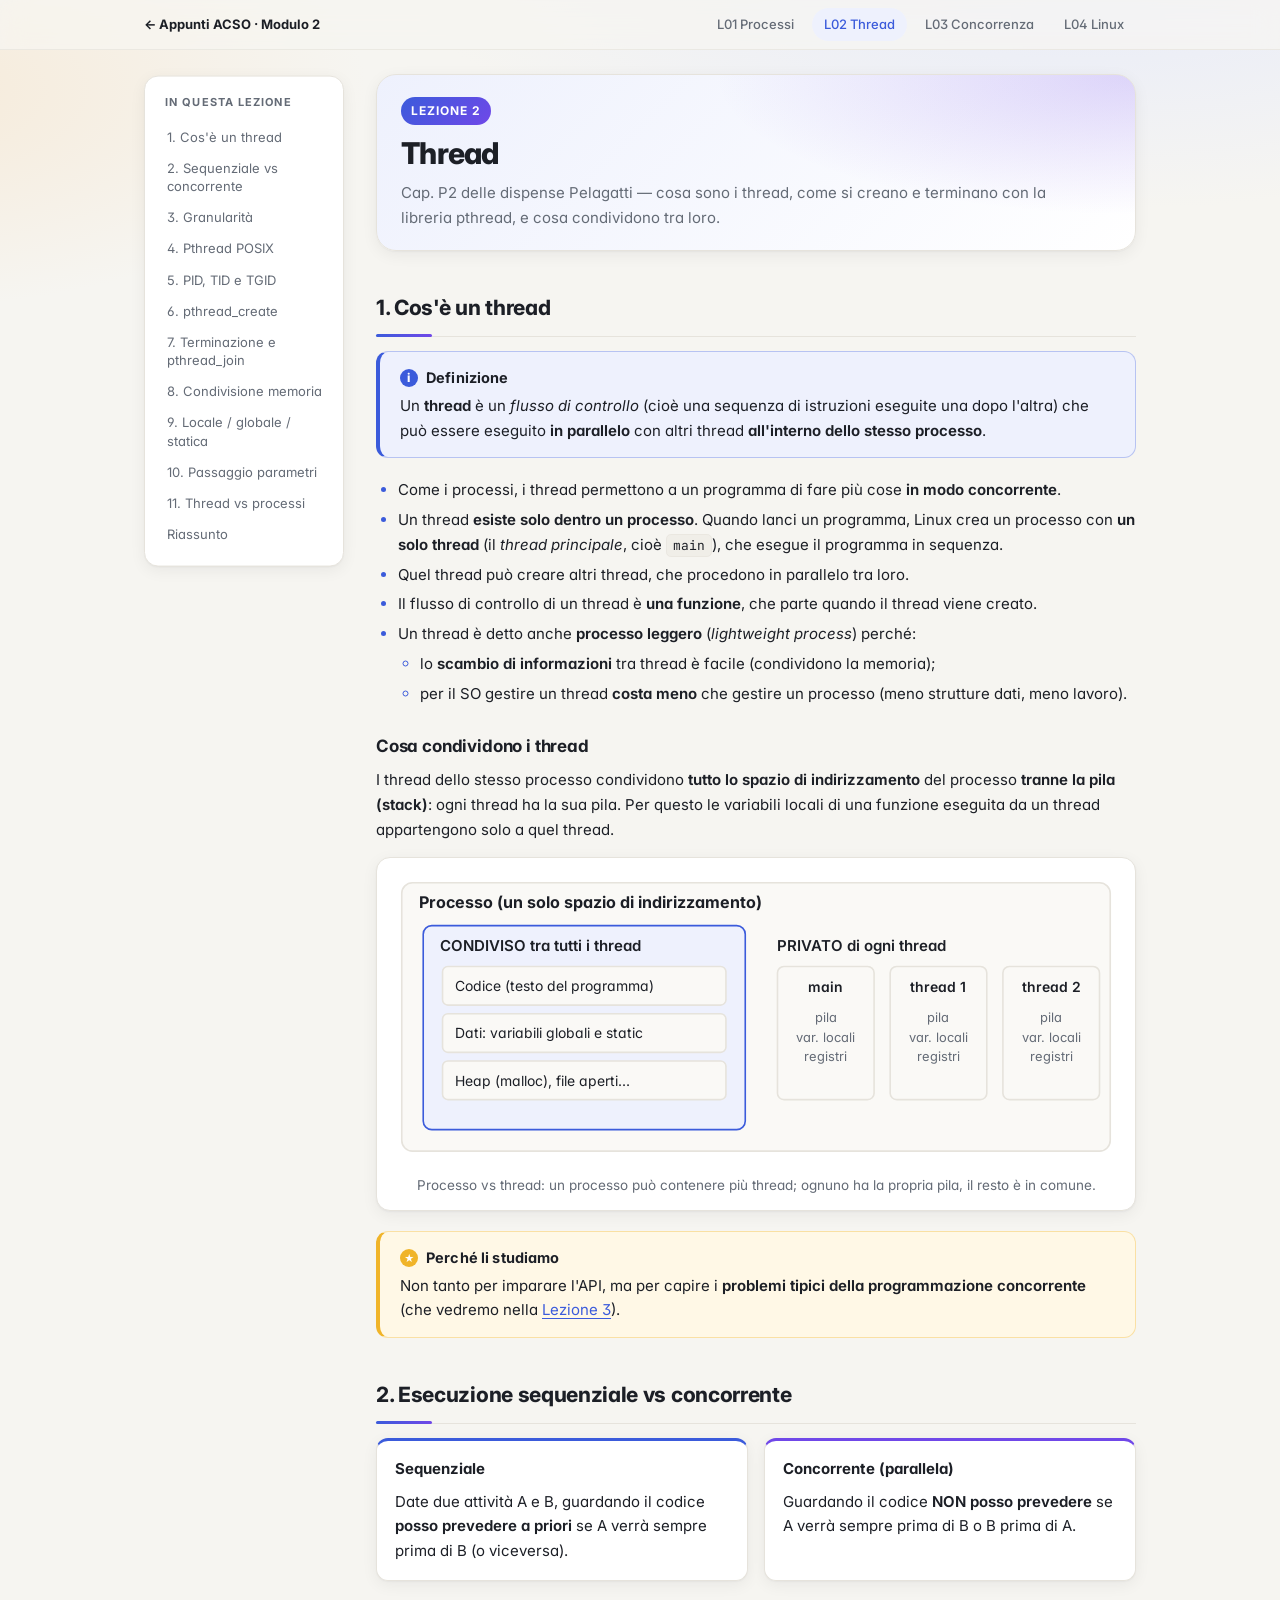
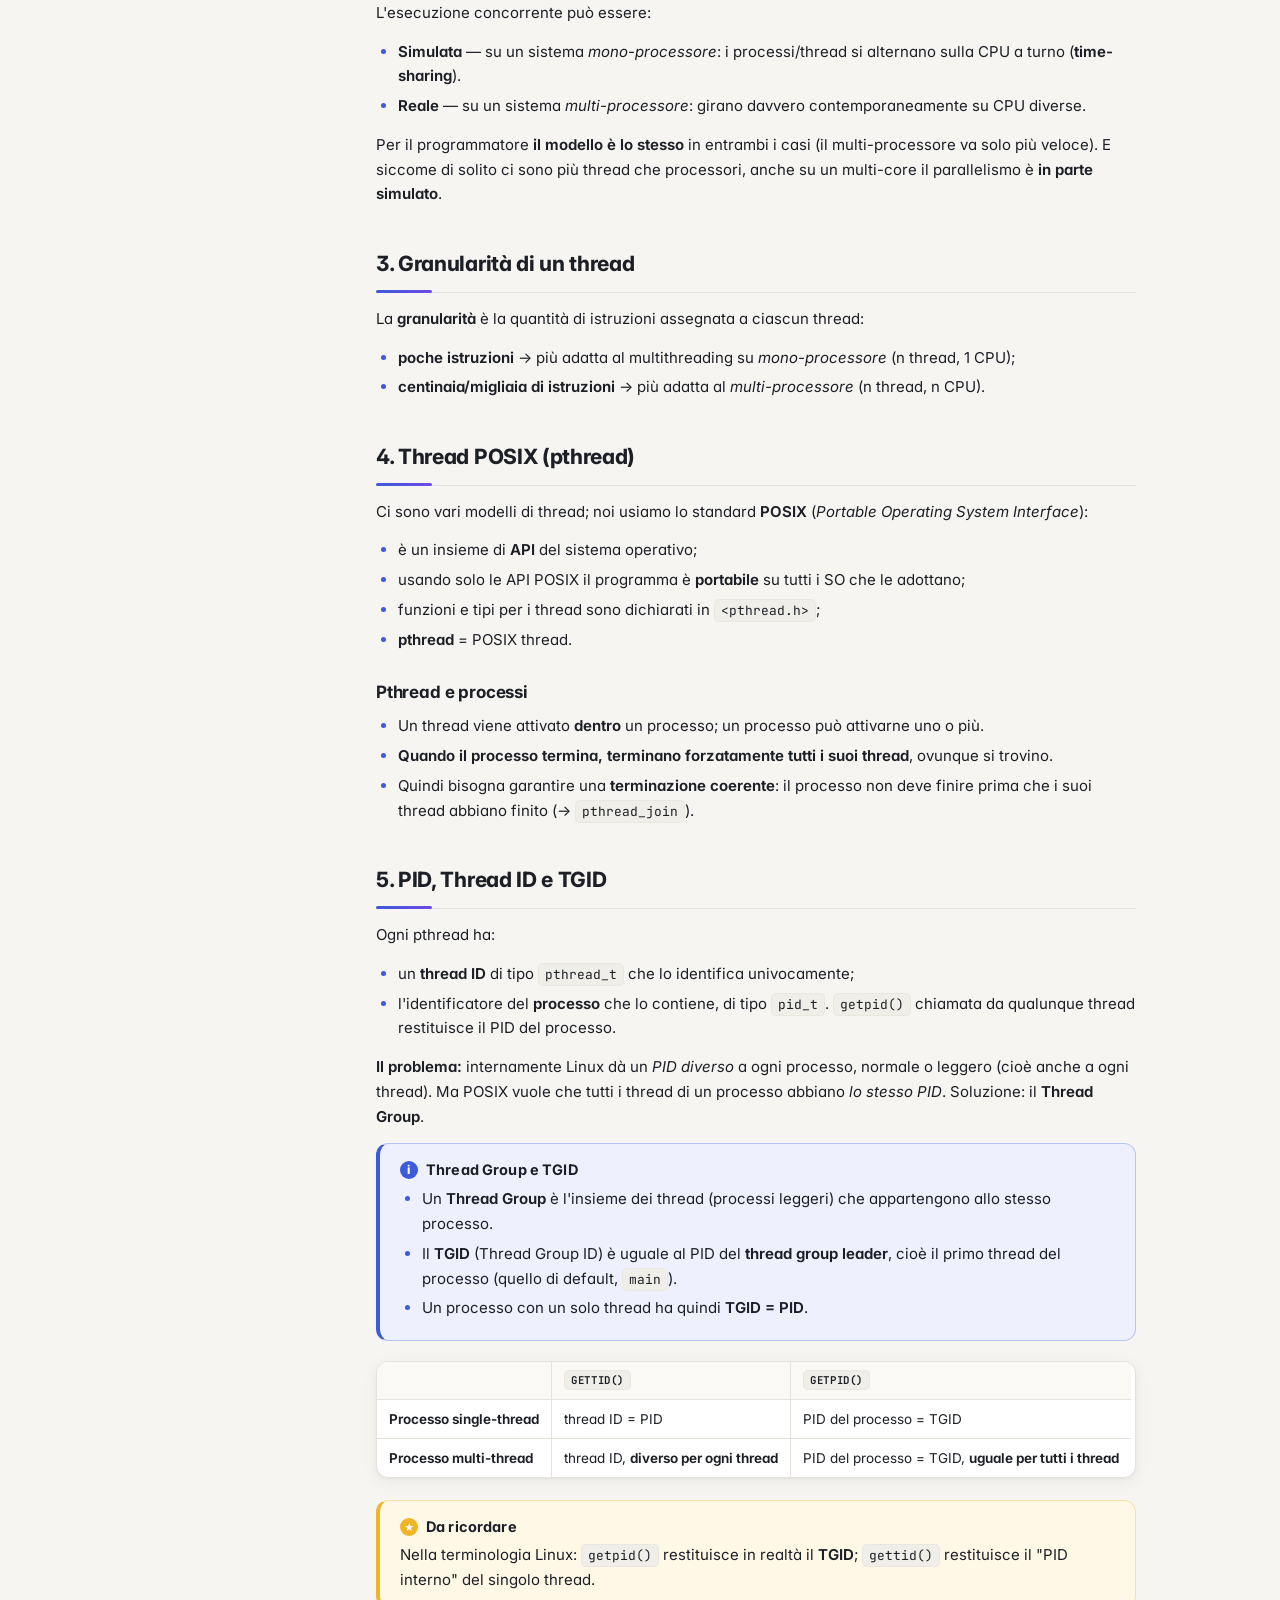
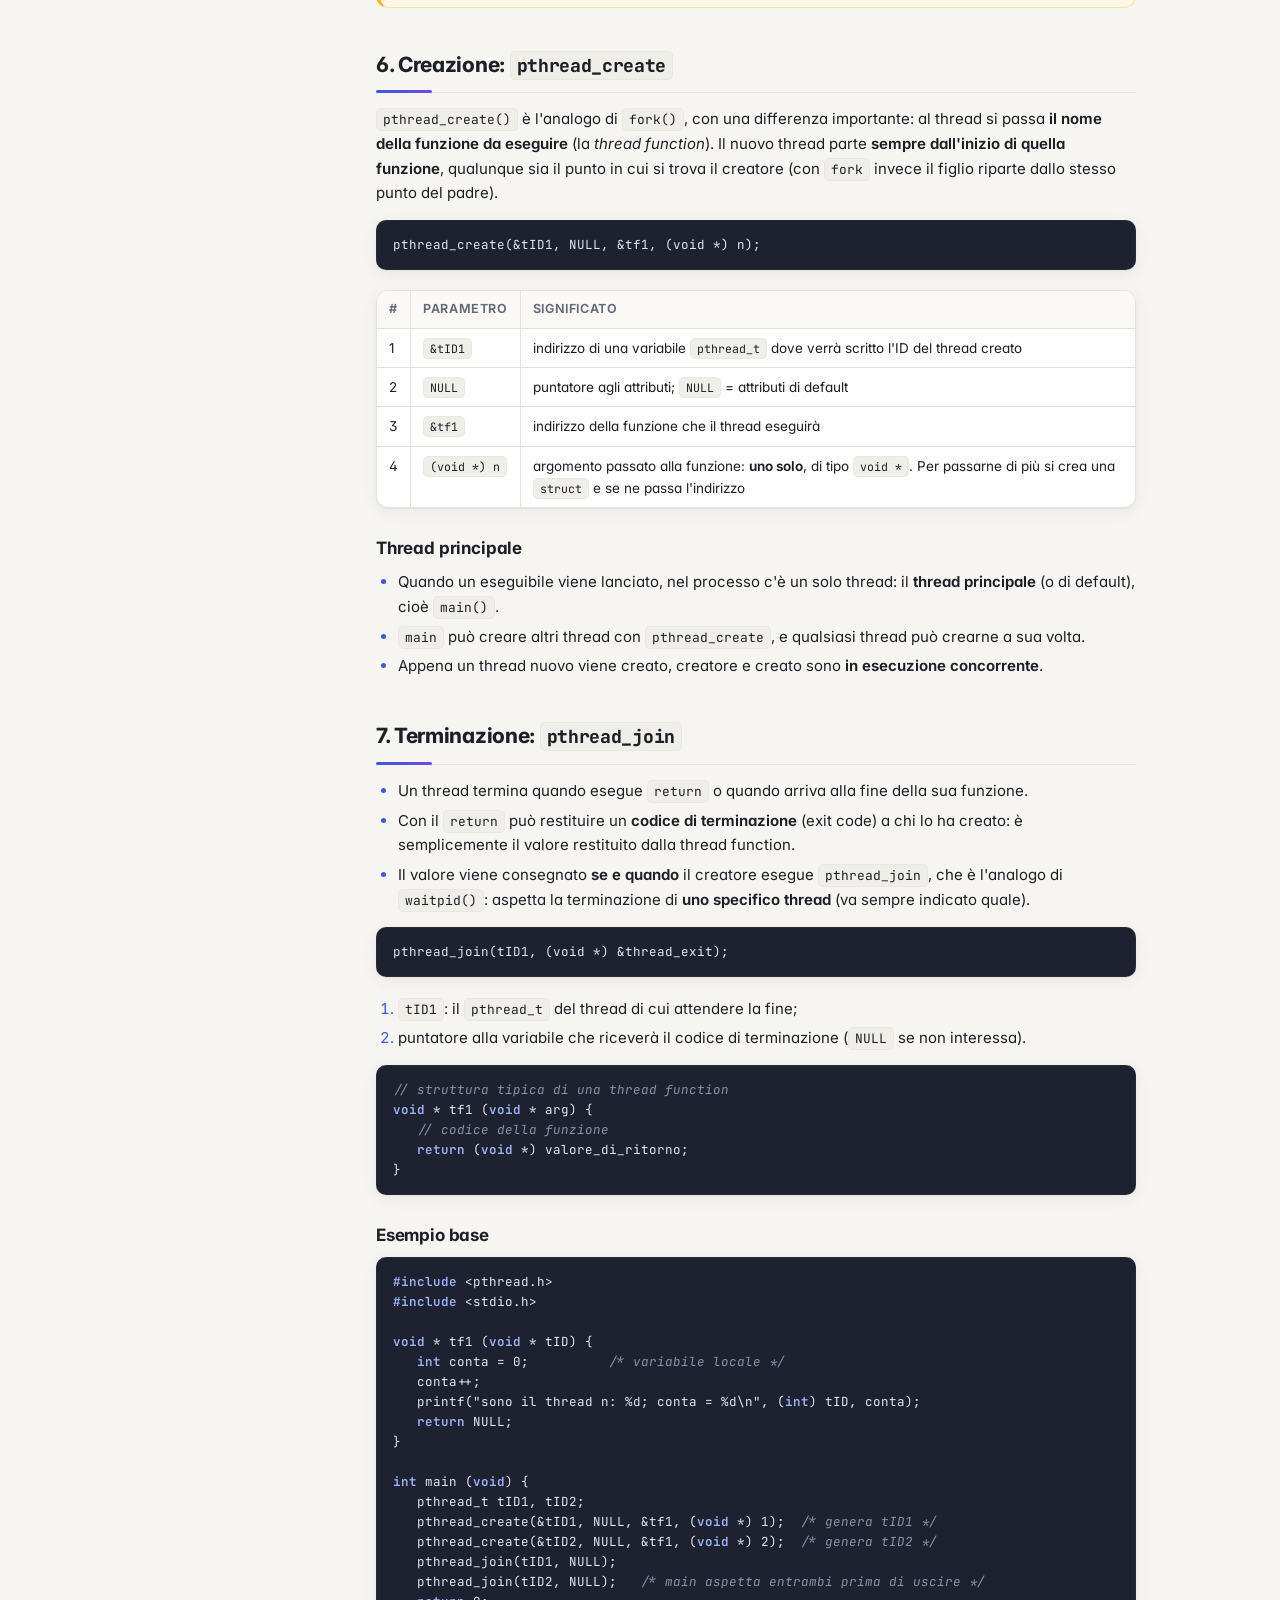
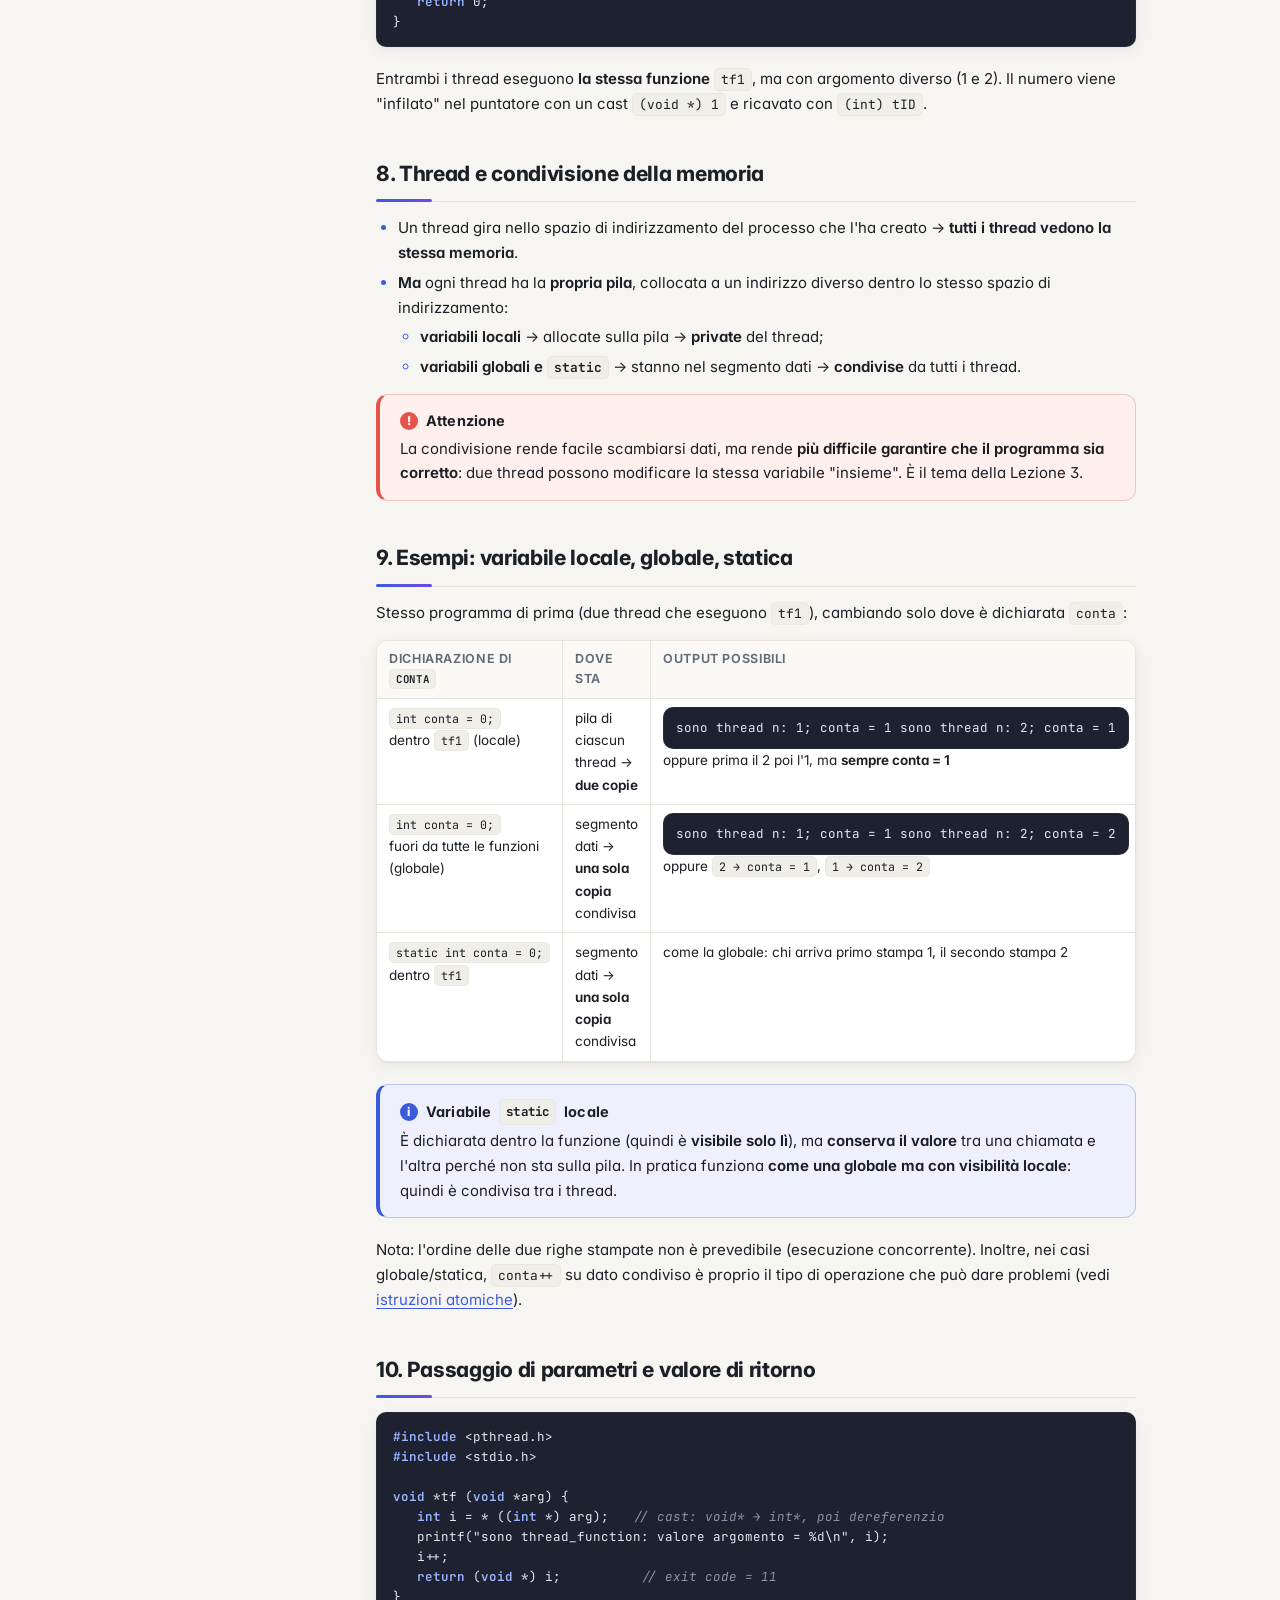
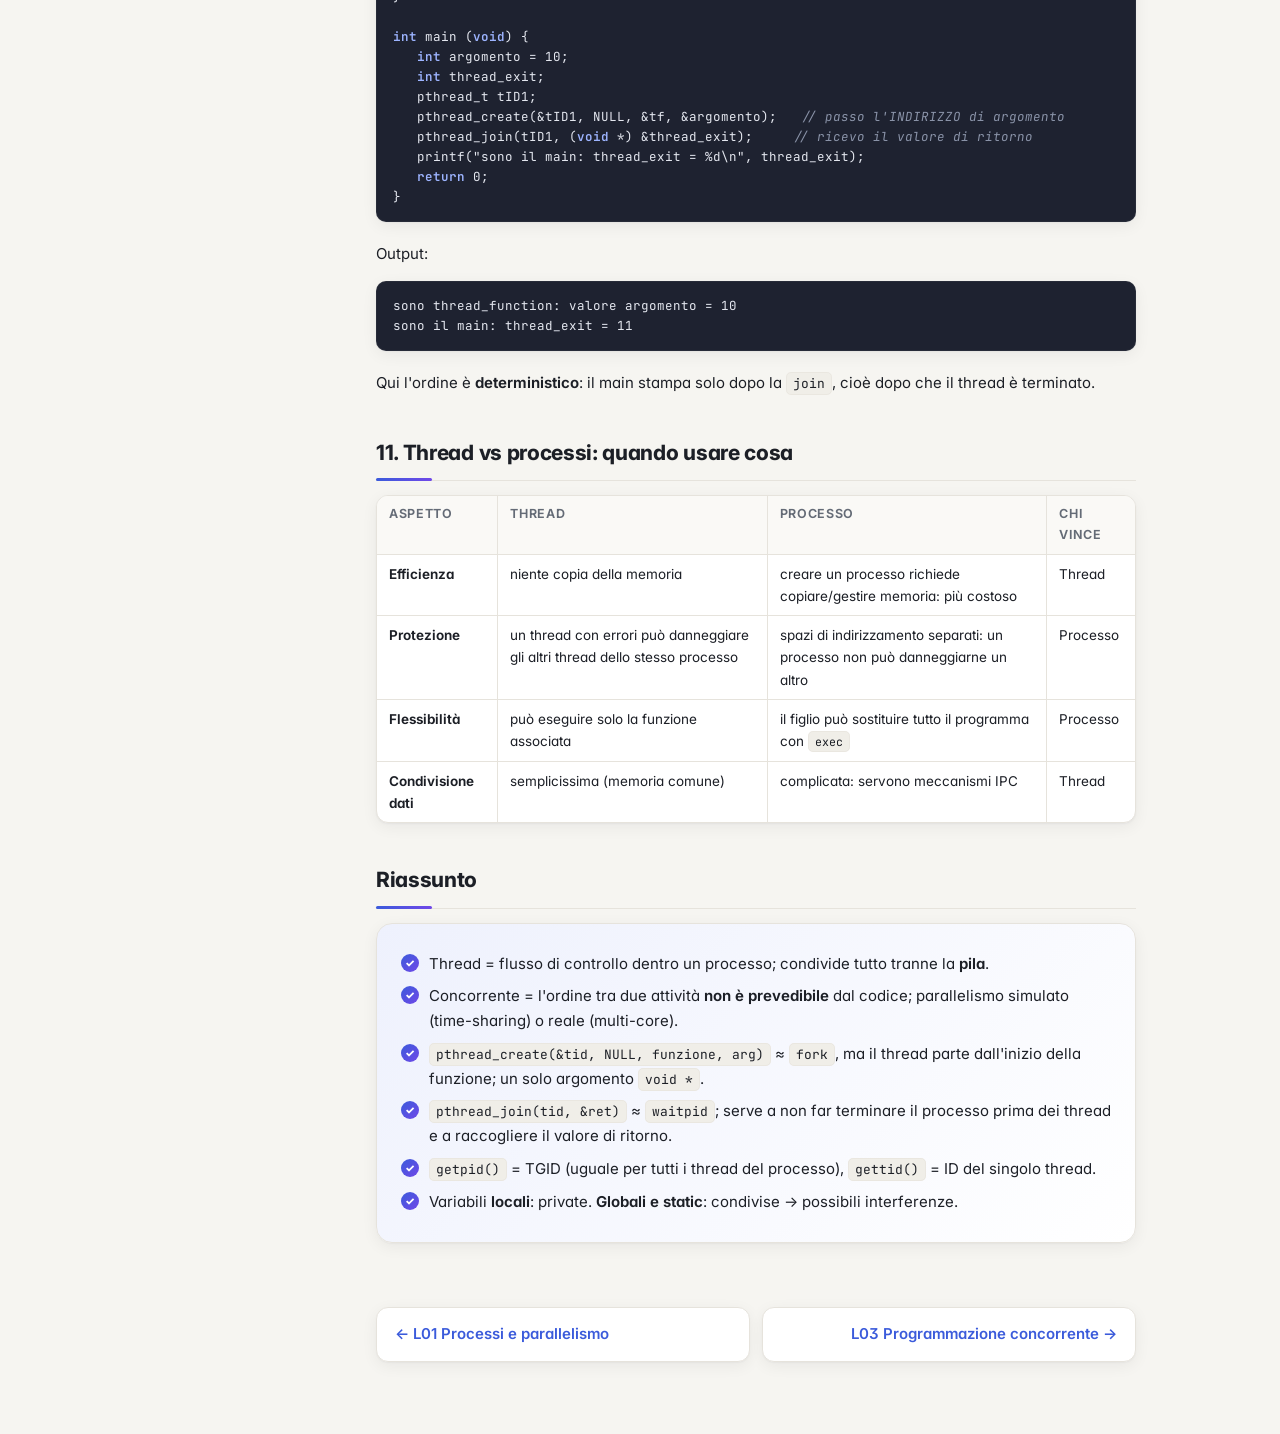
<file: capitoli/L02-thread.html>
<!doctype html>
<html lang="it">
<head>
<meta charset="utf-8">
<meta name="viewport" content="width=device-width, initial-scale=1">
<title>L02 · Thread</title>
<script>(function(){var t=null;try{t=localStorage.getItem("acso-tema")}catch(e){}if(t)document.documentElement.setAttribute("data-theme",t)})();</script>
<link rel="stylesheet" href="../style/style.css">
</head>
<body>
<div class="topbar"><div class="topbar-inner">
  <a class="home" href="../index.html">← Appunti ACSO · Modulo 2</a>
  <a href="L01-processi-parallelismo.html">L01 Processi</a>
  <a class="active" href="L02-thread.html">L02 Thread</a>
  <a href="L03-programmazione-concorrente.html">L03 Concorrenza</a>
  <a href="L04-introduzione-linux.html">L04 Linux</a>
</div></div>

<div class="layout">
<nav class="toc">
  <h4>In questa lezione</h4>
  <ol>
    <li><a href="#cosa">1. Cos'è un thread</a></li>
    <li><a href="#seq-conc">2. Sequenziale vs concorrente</a></li>
    <li><a href="#granularita">3. Granularità</a></li>
    <li><a href="#posix">4. Pthread POSIX</a></li>
    <li><a href="#id">5. PID, TID e TGID</a></li>
    <li><a href="#create">6. pthread_create</a></li>
    <li><a href="#join">7. Terminazione e pthread_join</a></li>
    <li><a href="#memoria">8. Condivisione memoria</a></li>
    <li><a href="#esempi-var">9. Locale / globale / statica</a></li>
    <li><a href="#parametri">10. Passaggio parametri</a></li>
    <li><a href="#confronto">11. Thread vs processi</a></li>
    <li><a href="#riassunto">Riassunto</a></li>
  </ol>
</nav>

<main>
<header class="lesson">
  <div class="tag">Lezione 2</div>
  <h1>Thread</h1>
  <p class="sub">Cap. P2 delle dispense Pelagatti — cosa sono i thread, come si creano e terminano con la libreria pthread, e cosa condividono tra loro.</p>
</header>

<h2 id="cosa">1. Cos'è un thread</h2>
<div class="box def"><span class="t">Definizione</span>
Un <strong>thread</strong> è un <em>flusso di controllo</em> (cioè una sequenza di istruzioni eseguite una dopo l'altra) che può essere eseguito <strong>in parallelo</strong> con altri thread <strong>all'interno dello stesso processo</strong>.</div>
<ul>
  <li>Come i processi, i thread permettono a un programma di fare più cose <strong>in modo concorrente</strong>.</li>
  <li>Un thread <strong>esiste solo dentro un processo</strong>. Quando lanci un programma, Linux crea un processo con <strong>un solo thread</strong> (il <em>thread principale</em>, cioè <code>main</code>), che esegue il programma in sequenza.</li>
  <li>Quel thread può creare altri thread, che procedono in parallelo tra loro.</li>
  <li>Il flusso di controllo di un thread è <strong>una funzione</strong>, che parte quando il thread viene creato.</li>
  <li>Un thread è detto anche <strong>processo leggero</strong> (<em>lightweight process</em>) perché:
    <ul>
      <li>lo <strong>scambio di informazioni</strong> tra thread è facile (condividono la memoria);</li>
      <li>per il SO gestire un thread <strong>costa meno</strong> che gestire un processo (meno strutture dati, meno lavoro).</li>
    </ul>
  </li>
</ul>

<h3>Cosa condividono i thread</h3>
<p>I thread dello stesso processo condividono <strong>tutto lo spazio di indirizzamento</strong> del processo <strong>tranne la pila (stack)</strong>: ogni thread ha la sua pila. Per questo le variabili locali di una funzione eseguita da un thread appartengono solo a quel thread.</p>

<figure>
<svg viewBox="0 0 680 270" role="img" aria-label="Processo con tre thread: codice, dati globali e heap condivisi; una pila per ogni thread">
  <rect x="10" y="10" width="660" height="250" rx="10" class="svg-box"/>
  <text x="26" y="34" class="svg-text" font-size="15" font-weight="700">Processo (un solo spazio di indirizzamento)</text>
  <rect x="30" y="50" width="300" height="190" rx="8" class="svg-acc"/>
  <text x="46" y="74" class="svg-text" font-size="14" font-weight="600">CONDIVISO tra tutti i thread</text>
  <rect x="48" y="88" width="264" height="36" rx="5" class="svg-box"/><text x="60" y="111" class="svg-text" font-size="13">Codice (testo del programma)</text>
  <rect x="48" y="132" width="264" height="36" rx="5" class="svg-box"/><text x="60" y="155" class="svg-text" font-size="13">Dati: variabili globali e static</text>
  <rect x="48" y="176" width="264" height="36" rx="5" class="svg-box"/><text x="60" y="199" class="svg-text" font-size="13">Heap (malloc), file aperti…</text>
  <text x="360" y="74" class="svg-text" font-size="14" font-weight="600">PRIVATO di ogni thread</text>
  <g>
    <rect x="360" y="88" width="90" height="124" rx="6" class="svg-box"/>
    <text x="405" y="112" text-anchor="middle" class="svg-text" font-size="13" font-weight="600">main</text>
    <text x="405" y="140" text-anchor="middle" class="svg-muted" font-size="12">pila</text>
    <text x="405" y="158" text-anchor="middle" class="svg-muted" font-size="12">var. locali</text>
    <text x="405" y="176" text-anchor="middle" class="svg-muted" font-size="12">registri</text>
  </g>
  <g>
    <rect x="465" y="88" width="90" height="124" rx="6" class="svg-box"/>
    <text x="510" y="112" text-anchor="middle" class="svg-text" font-size="13" font-weight="600">thread 1</text>
    <text x="510" y="140" text-anchor="middle" class="svg-muted" font-size="12">pila</text>
    <text x="510" y="158" text-anchor="middle" class="svg-muted" font-size="12">var. locali</text>
    <text x="510" y="176" text-anchor="middle" class="svg-muted" font-size="12">registri</text>
  </g>
  <g>
    <rect x="570" y="88" width="90" height="124" rx="6" class="svg-box"/>
    <text x="615" y="112" text-anchor="middle" class="svg-text" font-size="13" font-weight="600">thread 2</text>
    <text x="615" y="140" text-anchor="middle" class="svg-muted" font-size="12">pila</text>
    <text x="615" y="158" text-anchor="middle" class="svg-muted" font-size="12">var. locali</text>
    <text x="615" y="176" text-anchor="middle" class="svg-muted" font-size="12">registri</text>
  </g>
</svg>
<figcaption>Processo vs thread: un processo può contenere più thread; ognuno ha la propria pila, il resto è in comune.</figcaption>
</figure>

<div class="box note"><span class="t">Perché li studiamo</span>
Non tanto per imparare l'API, ma per capire i <strong>problemi tipici della programmazione concorrente</strong> (che vedremo nella <a href="L03-programmazione-concorrente.html">Lezione 3</a>).</div>

<h2 id="seq-conc">2. Esecuzione sequenziale vs concorrente</h2>
<div class="grid2">
  <div><h4>Sequenziale</h4>Date due attività A e B, guardando il codice <strong>posso prevedere a priori</strong> se A verrà sempre prima di B (o viceversa).</div>
  <div><h4>Concorrente (parallela)</h4>Guardando il codice <strong>NON posso prevedere</strong> se A verrà sempre prima di B o B prima di A.</div>
</div>
<p>L'esecuzione concorrente può essere:</p>
<ul>
  <li><strong>Simulata</strong> — su un sistema <em>mono-processore</em>: i processi/thread si alternano sulla CPU a turno (<strong>time-sharing</strong>).</li>
  <li><strong>Reale</strong> — su un sistema <em>multi-processore</em>: girano davvero contemporaneamente su CPU diverse.</li>
</ul>
<p>Per il programmatore <strong>il modello è lo stesso</strong> in entrambi i casi (il multi-processore va solo più veloce). E siccome di solito ci sono più thread che processori, anche su un multi-core il parallelismo è <strong>in parte simulato</strong>.</p>

<h2 id="granularita">3. Granularità di un thread</h2>
<p>La <strong>granularità</strong> è la quantità di istruzioni assegnata a ciascun thread:</p>
<ul>
  <li><strong>poche istruzioni</strong> → più adatta al multithreading su <em>mono-processore</em> (n thread, 1 CPU);</li>
  <li><strong>centinaia/migliaia di istruzioni</strong> → più adatta al <em>multi-processore</em> (n thread, n CPU).</li>
</ul>

<h2 id="posix">4. Thread POSIX (pthread)</h2>
<p>Ci sono vari modelli di thread; noi usiamo lo standard <strong>POSIX</strong> (<em>Portable Operating System Interface</em>):</p>
<ul>
  <li>è un insieme di <strong>API</strong> del sistema operativo;</li>
  <li>usando solo le API POSIX il programma è <strong>portabile</strong> su tutti i SO che le adottano;</li>
  <li>funzioni e tipi per i thread sono dichiarati in <code>&lt;pthread.h&gt;</code>;</li>
  <li><strong>pthread</strong> = POSIX thread.</li>
</ul>
<h3>Pthread e processi</h3>
<ul>
  <li>Un thread viene attivato <strong>dentro</strong> un processo; un processo può attivarne uno o più.</li>
  <li><strong>Quando il processo termina, terminano forzatamente tutti i suoi thread</strong>, ovunque si trovino.</li>
  <li>Quindi bisogna garantire una <strong>terminazione coerente</strong>: il processo non deve finire prima che i suoi thread abbiano finito (→ <code>pthread_join</code>).</li>
</ul>

<h2 id="id">5. PID, Thread ID e TGID</h2>
<p>Ogni pthread ha:</p>
<ul>
  <li>un <strong>thread ID</strong> di tipo <code>pthread_t</code> che lo identifica univocamente;</li>
  <li>l'identificatore del <strong>processo</strong> che lo contiene, di tipo <code>pid_t</code>. <code>getpid()</code> chiamata da qualunque thread restituisce il PID del processo.</li>
</ul>
<p><strong>Il problema:</strong> internamente Linux dà un <em>PID diverso</em> a ogni processo, normale o leggero (cioè anche a ogni thread). Ma POSIX vuole che tutti i thread di un processo abbiano <em>lo stesso PID</em>. Soluzione: il <strong>Thread Group</strong>.</p>
<div class="box def"><span class="t">Thread Group e TGID</span>
<ul>
  <li>Un <strong>Thread Group</strong> è l'insieme dei thread (processi leggeri) che appartengono allo stesso processo.</li>
  <li>Il <strong>TGID</strong> (Thread Group ID) è uguale al PID del <strong>thread group leader</strong>, cioè il primo thread del processo (quello di default, <code>main</code>).</li>
  <li>Un processo con un solo thread ha quindi <strong>TGID = PID</strong>.</li>
</ul></div>
<table>
<tr><th></th><th><code>gettid()</code></th><th><code>getpid()</code></th></tr>
<tr><td><strong>Processo single-thread</strong></td><td>thread ID = PID</td><td>PID del processo = TGID</td></tr>
<tr><td><strong>Processo multi-thread</strong></td><td>thread ID, <strong>diverso per ogni thread</strong></td><td>PID del processo = TGID, <strong>uguale per tutti i thread</strong></td></tr>
</table>
<div class="box note"><span class="t">Da ricordare</span>
Nella terminologia Linux: <code>getpid()</code> restituisce in realtà il <strong>TGID</strong>; <code>gettid()</code> restituisce il "PID interno" del singolo thread.</div>

<h2 id="create">6. Creazione: <code>pthread_create</code></h2>
<p><code>pthread_create()</code> è l'analogo di <code>fork()</code>, con una differenza importante: al thread si passa <strong>il nome della funzione da eseguire</strong> (la <em>thread function</em>). Il nuovo thread parte <strong>sempre dall'inizio di quella funzione</strong>, qualunque sia il punto in cui si trova il creatore (con <code>fork</code> invece il figlio riparte dallo stesso punto del padre).</p>
<pre><code>pthread_create(&amp;tID1, NULL, &amp;tf1, (void *) n);</code></pre>
<table>
<tr><th>#</th><th>Parametro</th><th>Significato</th></tr>
<tr><td>1</td><td><code>&amp;tID1</code></td><td>indirizzo di una variabile <code>pthread_t</code> dove verrà scritto l'ID del thread creato</td></tr>
<tr><td>2</td><td><code>NULL</code></td><td>puntatore agli attributi; <code>NULL</code> = attributi di default</td></tr>
<tr><td>3</td><td><code>&amp;tf1</code></td><td>indirizzo della funzione che il thread eseguirà</td></tr>
<tr><td>4</td><td><code>(void *) n</code></td><td>argomento passato alla funzione: <strong>uno solo</strong>, di tipo <code>void *</code>. Per passarne di più si crea una <code>struct</code> e se ne passa l'indirizzo</td></tr>
</table>

<h3>Thread principale</h3>
<ul>
  <li>Quando un eseguibile viene lanciato, nel processo c'è un solo thread: il <strong>thread principale</strong> (o di default), cioè <code>main()</code>.</li>
  <li><code>main</code> può creare altri thread con <code>pthread_create</code>, e qualsiasi thread può crearne a sua volta.</li>
  <li>Appena un thread nuovo viene creato, creatore e creato sono <strong>in esecuzione concorrente</strong>.</li>
</ul>

<h2 id="join">7. Terminazione: <code>pthread_join</code></h2>
<ul>
  <li>Un thread termina quando esegue <code>return</code> o quando arriva alla fine della sua funzione.</li>
  <li>Con il <code>return</code> può restituire un <strong>codice di terminazione</strong> (exit code) a chi lo ha creato: è semplicemente il valore restituito dalla thread function.</li>
  <li>Il valore viene consegnato <strong>se e quando</strong> il creatore esegue <code>pthread_join</code>, che è l'analogo di <code>waitpid()</code>: aspetta la terminazione di <strong>uno specifico thread</strong> (va sempre indicato quale).</li>
</ul>
<pre><code>pthread_join(tID1, (void *) &amp;thread_exit);</code></pre>
<ol>
  <li><code>tID1</code>: il <code>pthread_t</code> del thread di cui attendere la fine;</li>
  <li>puntatore alla variabile che riceverà il codice di terminazione (<code>NULL</code> se non interessa).</li>
</ol>
<pre><code><span class="c">// struttura tipica di una thread function</span>
<span class="k">void</span> * tf1 (<span class="k">void</span> * arg) {
   <span class="c">// codice della funzione</span>
   <span class="k">return</span> (<span class="k">void</span> *) valore_di_ritorno;
}</code></pre>

<h3>Esempio base</h3>
<pre><code><span class="k">#include</span> &lt;pthread.h&gt;
<span class="k">#include</span> &lt;stdio.h&gt;

<span class="k">void</span> * tf1 (<span class="k">void</span> * tID) {
   <span class="k">int</span> conta = 0;          <span class="c">/* variabile locale */</span>
   conta++;
   printf("sono il thread n: %d; conta = %d\n", (<span class="k">int</span>) tID, conta);
   <span class="k">return</span> NULL;
}

<span class="k">int</span> main (<span class="k">void</span>) {
   pthread_t tID1, tID2;
   pthread_create(&amp;tID1, NULL, &amp;tf1, (<span class="k">void</span> *) 1);  <span class="c">/* genera tID1 */</span>
   pthread_create(&amp;tID2, NULL, &amp;tf1, (<span class="k">void</span> *) 2);  <span class="c">/* genera tID2 */</span>
   pthread_join(tID1, NULL);
   pthread_join(tID2, NULL);   <span class="c">/* main aspetta entrambi prima di uscire */</span>
   <span class="k">return</span> 0;
}</code></pre>
<p>Entrambi i thread eseguono <strong>la stessa funzione</strong> <code>tf1</code>, ma con argomento diverso (1 e 2). Il numero viene "infilato" nel puntatore con un cast <code>(void *) 1</code> e ricavato con <code>(int) tID</code>.</p>

<h2 id="memoria">8. Thread e condivisione della memoria</h2>
<ul>
  <li>Un thread gira nello spazio di indirizzamento del processo che l'ha creato → <strong>tutti i thread vedono la stessa memoria</strong>.</li>
  <li><strong>Ma</strong> ogni thread ha la <strong>propria pila</strong>, collocata a un indirizzo diverso dentro lo stesso spazio di indirizzamento:
    <ul>
      <li><strong>variabili locali</strong> → allocate sulla pila → <strong>private</strong> del thread;</li>
      <li><strong>variabili globali e <code>static</code></strong> → stanno nel segmento dati → <strong>condivise</strong> da tutti i thread.</li>
    </ul>
  </li>
</ul>
<div class="box warn"><span class="t">Attenzione</span>
La condivisione rende facile scambiarsi dati, ma rende <strong>più difficile garantire che il programma sia corretto</strong>: due thread possono modificare la stessa variabile "insieme". È il tema della Lezione 3.</div>

<h2 id="esempi-var">9. Esempi: variabile locale, globale, statica</h2>
<p>Stesso programma di prima (due thread che eseguono <code>tf1</code>), cambiando solo dove è dichiarata <code>conta</code>:</p>

<table>
<tr><th>Dichiarazione di <code>conta</code></th><th>Dove sta</th><th>Output possibili</th></tr>
<tr>
  <td><code>int conta = 0;</code><br>dentro <code>tf1</code> (locale)</td>
  <td>pila di ciascun thread → <strong>due copie</strong></td>
  <td><pre style="margin:0"><code>sono thread n: 1; conta = 1
sono thread n: 2; conta = 1</code></pre>oppure prima il 2 poi l'1, ma <strong>sempre conta = 1</strong></td>
</tr>
<tr>
  <td><code>int conta = 0;</code><br>fuori da tutte le funzioni (globale)</td>
  <td>segmento dati → <strong>una sola copia</strong> condivisa</td>
  <td><pre style="margin:0"><code>sono thread n: 1; conta = 1
sono thread n: 2; conta = 2</code></pre>oppure <code>2 → conta = 1</code>, <code>1 → conta = 2</code></td>
</tr>
<tr>
  <td><code>static int conta = 0;</code><br>dentro <code>tf1</code></td>
  <td>segmento dati → <strong>una sola copia</strong> condivisa</td>
  <td>come la globale: chi arriva primo stampa 1, il secondo stampa 2</td>
</tr>
</table>

<div class="box def"><span class="t">Variabile <code>static</code> locale</span>
È dichiarata dentro la funzione (quindi è <strong>visibile solo lì</strong>), ma <strong>conserva il valore</strong> tra una chiamata e l'altra perché non sta sulla pila. In pratica funziona <strong>come una globale ma con visibilità locale</strong>: quindi è condivisa tra i thread.</div>
<p>Nota: l'ordine delle due righe stampate non è prevedibile (esecuzione concorrente). Inoltre, nei casi globale/statica, <code>conta++</code> su dato condiviso è proprio il tipo di operazione che può dare problemi (vedi <a href="L03-programmazione-concorrente.html#atomiche">istruzioni atomiche</a>).</p>

<h2 id="parametri">10. Passaggio di parametri e valore di ritorno</h2>
<pre><code><span class="k">#include</span> &lt;pthread.h&gt;
<span class="k">#include</span> &lt;stdio.h&gt;

<span class="k">void</span> *tf (<span class="k">void</span> *arg) {
   <span class="k">int</span> i = * ((<span class="k">int</span> *) arg);   <span class="c">// cast: void* → int*, poi dereferenzio</span>
   printf("sono thread_function: valore argomento = %d\n", i);
   i++;
   <span class="k">return</span> (<span class="k">void</span> *) i;          <span class="c">// exit code = 11</span>
}

<span class="k">int</span> main (<span class="k">void</span>) {
   <span class="k">int</span> argomento = 10;
   <span class="k">int</span> thread_exit;
   pthread_t tID1;
   pthread_create(&amp;tID1, NULL, &amp;tf, &amp;argomento);   <span class="c">// passo l'INDIRIZZO di argomento</span>
   pthread_join(tID1, (<span class="k">void</span> *) &amp;thread_exit);     <span class="c">// ricevo il valore di ritorno</span>
   printf("sono il main: thread_exit = %d\n", thread_exit);
   <span class="k">return</span> 0;
}</code></pre>
<p>Output:</p>
<pre><code>sono thread_function: valore argomento = 10
sono il main: thread_exit = 11</code></pre>
<p>Qui l'ordine è <strong>deterministico</strong>: il main stampa solo dopo la <code>join</code>, cioè dopo che il thread è terminato.</p>

<h2 id="confronto">11. Thread vs processi: quando usare cosa</h2>
<table>
<tr><th>Aspetto</th><th>Thread</th><th>Processo</th><th>Chi vince</th></tr>
<tr><td><strong>Efficienza</strong></td><td>niente copia della memoria</td><td>creare un processo richiede copiare/gestire memoria: più costoso</td><td>Thread</td></tr>
<tr><td><strong>Protezione</strong></td><td>un thread con errori può danneggiare gli altri thread dello stesso processo</td><td>spazi di indirizzamento separati: un processo non può danneggiarne un altro</td><td>Processo</td></tr>
<tr><td><strong>Flessibilità</strong></td><td>può eseguire solo la funzione associata</td><td>il figlio può sostituire tutto il programma con <code>exec</code></td><td>Processo</td></tr>
<tr><td><strong>Condivisione dati</strong></td><td>semplicissima (memoria comune)</td><td>complicata: servono meccanismi IPC</td><td>Thread</td></tr>
</table>

<h2 id="riassunto">Riassunto</h2>
<div class="summary"><ul>
  <li>Thread = flusso di controllo dentro un processo; condivide tutto tranne la <strong>pila</strong>.</li>
  <li>Concorrente = l'ordine tra due attività <strong>non è prevedibile</strong> dal codice; parallelismo simulato (time-sharing) o reale (multi-core).</li>
  <li><code>pthread_create(&amp;tid, NULL, funzione, arg)</code> ≈ <code>fork</code>, ma il thread parte dall'inizio della funzione; un solo argomento <code>void *</code>.</li>
  <li><code>pthread_join(tid, &amp;ret)</code> ≈ <code>waitpid</code>; serve a non far terminare il processo prima dei thread e a raccogliere il valore di ritorno.</li>
  <li><code>getpid()</code> = TGID (uguale per tutti i thread del processo), <code>gettid()</code> = ID del singolo thread.</li>
  <li>Variabili <strong>locali</strong>: private. <strong>Globali e static</strong>: condivise → possibili interferenze.</li>
</ul></div>

<div class="pager">
  <a href="L01-processi-parallelismo.html">← L01 Processi e parallelismo</a>
  <a href="L03-programmazione-concorrente.html">L03 Programmazione concorrente →</a>
</div>
</main>
</div>
</body>
</html>
</file>
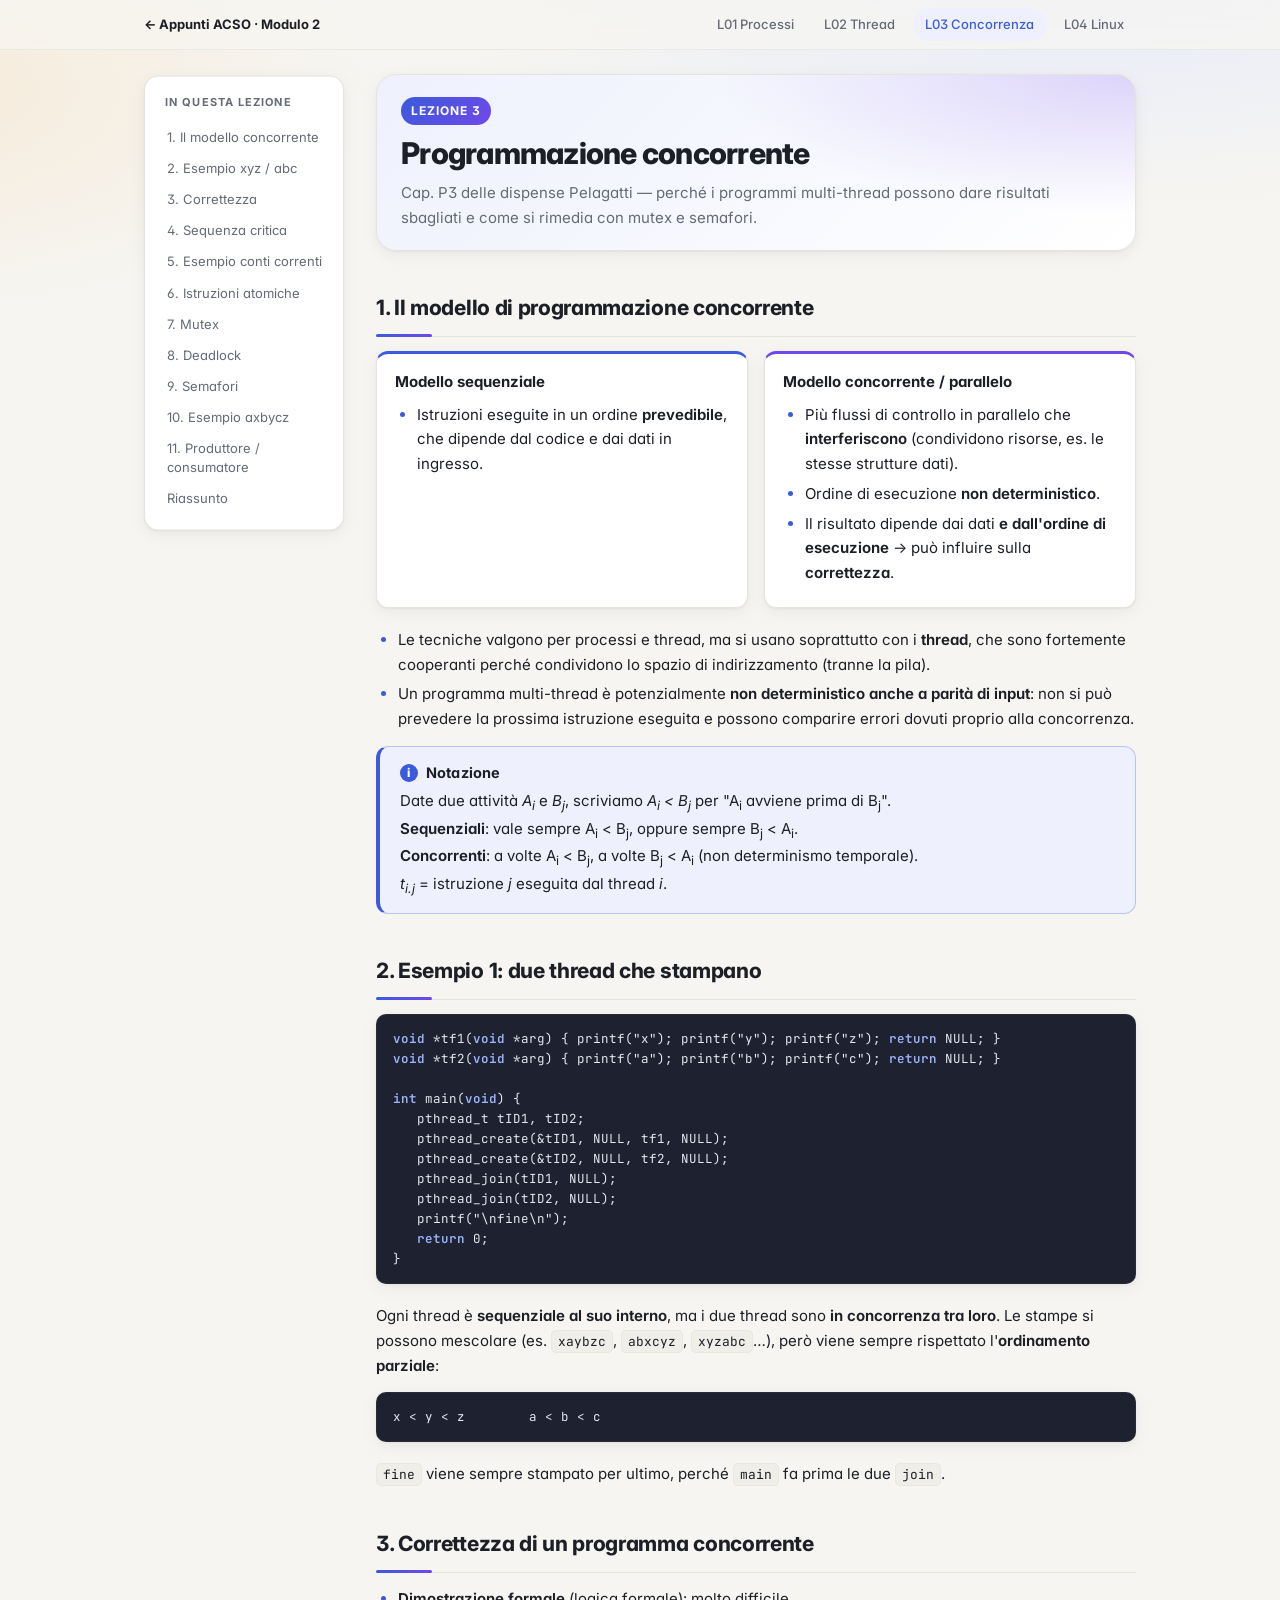
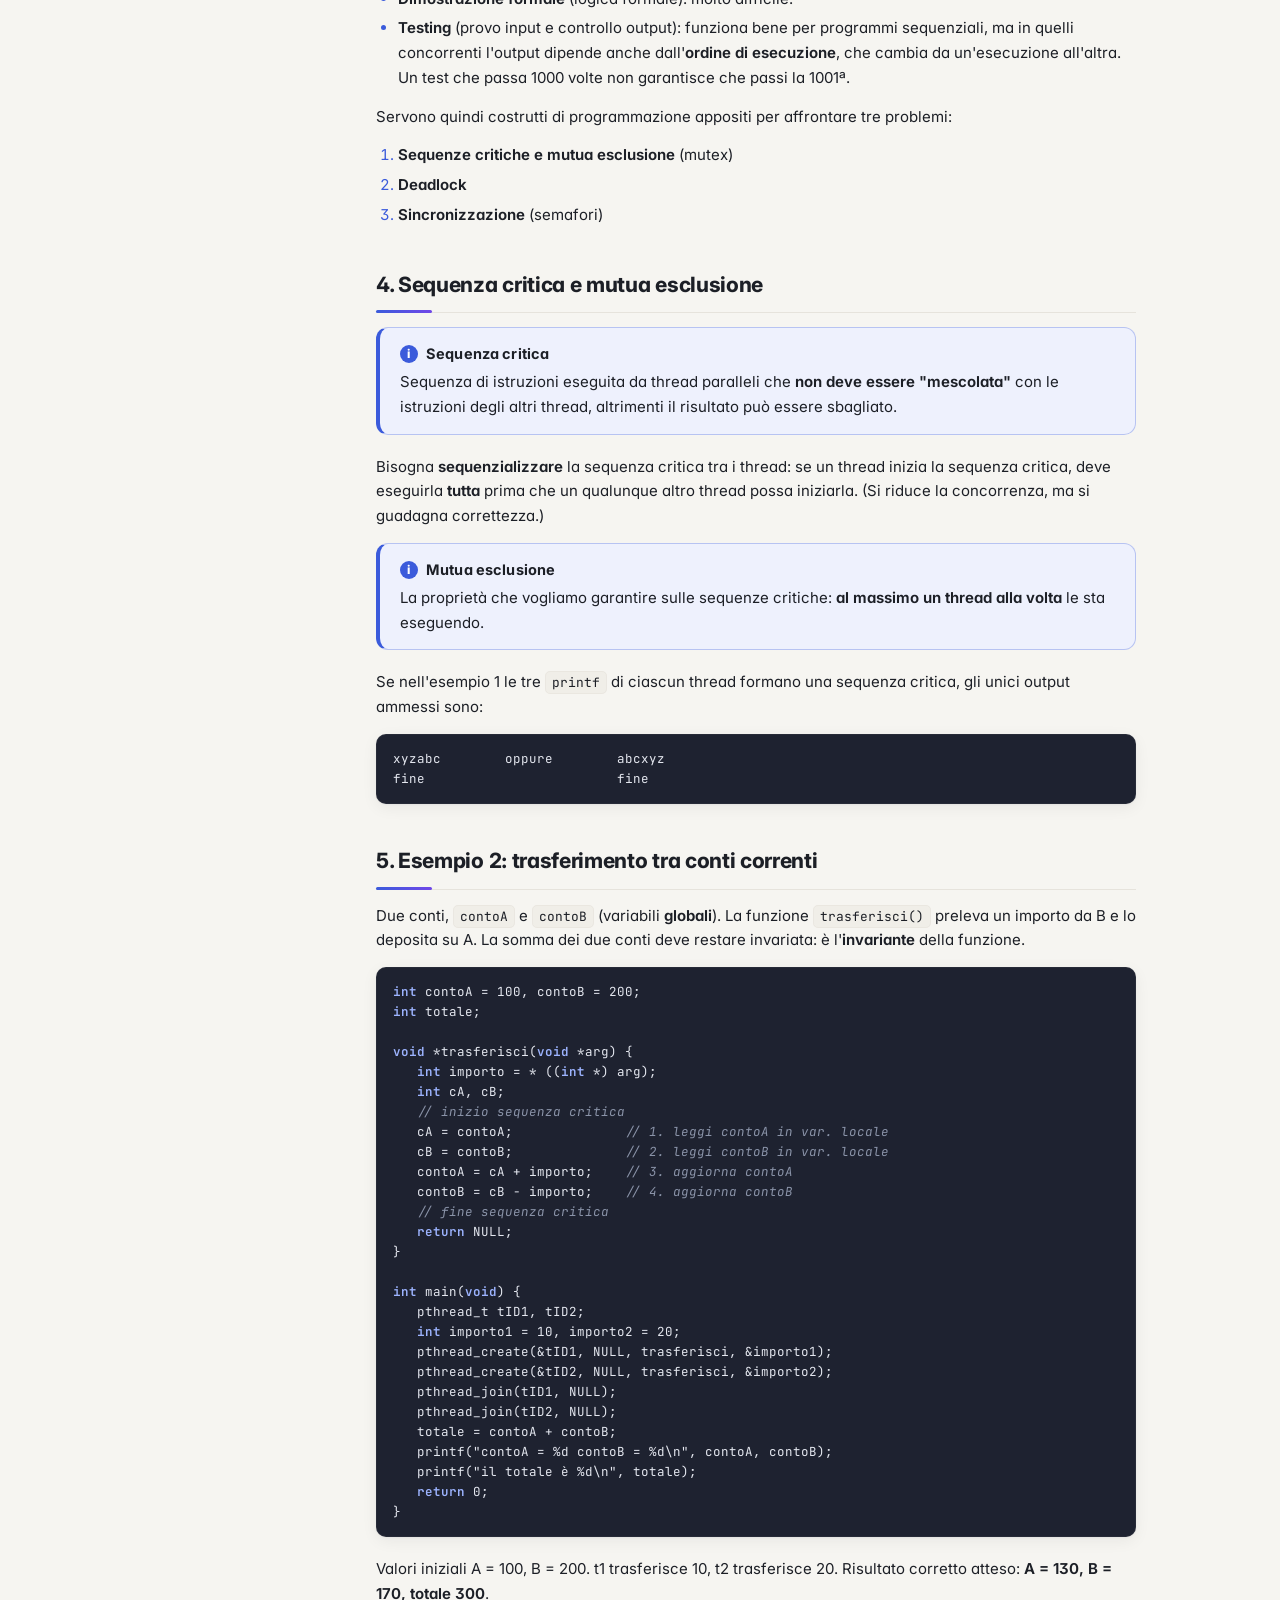
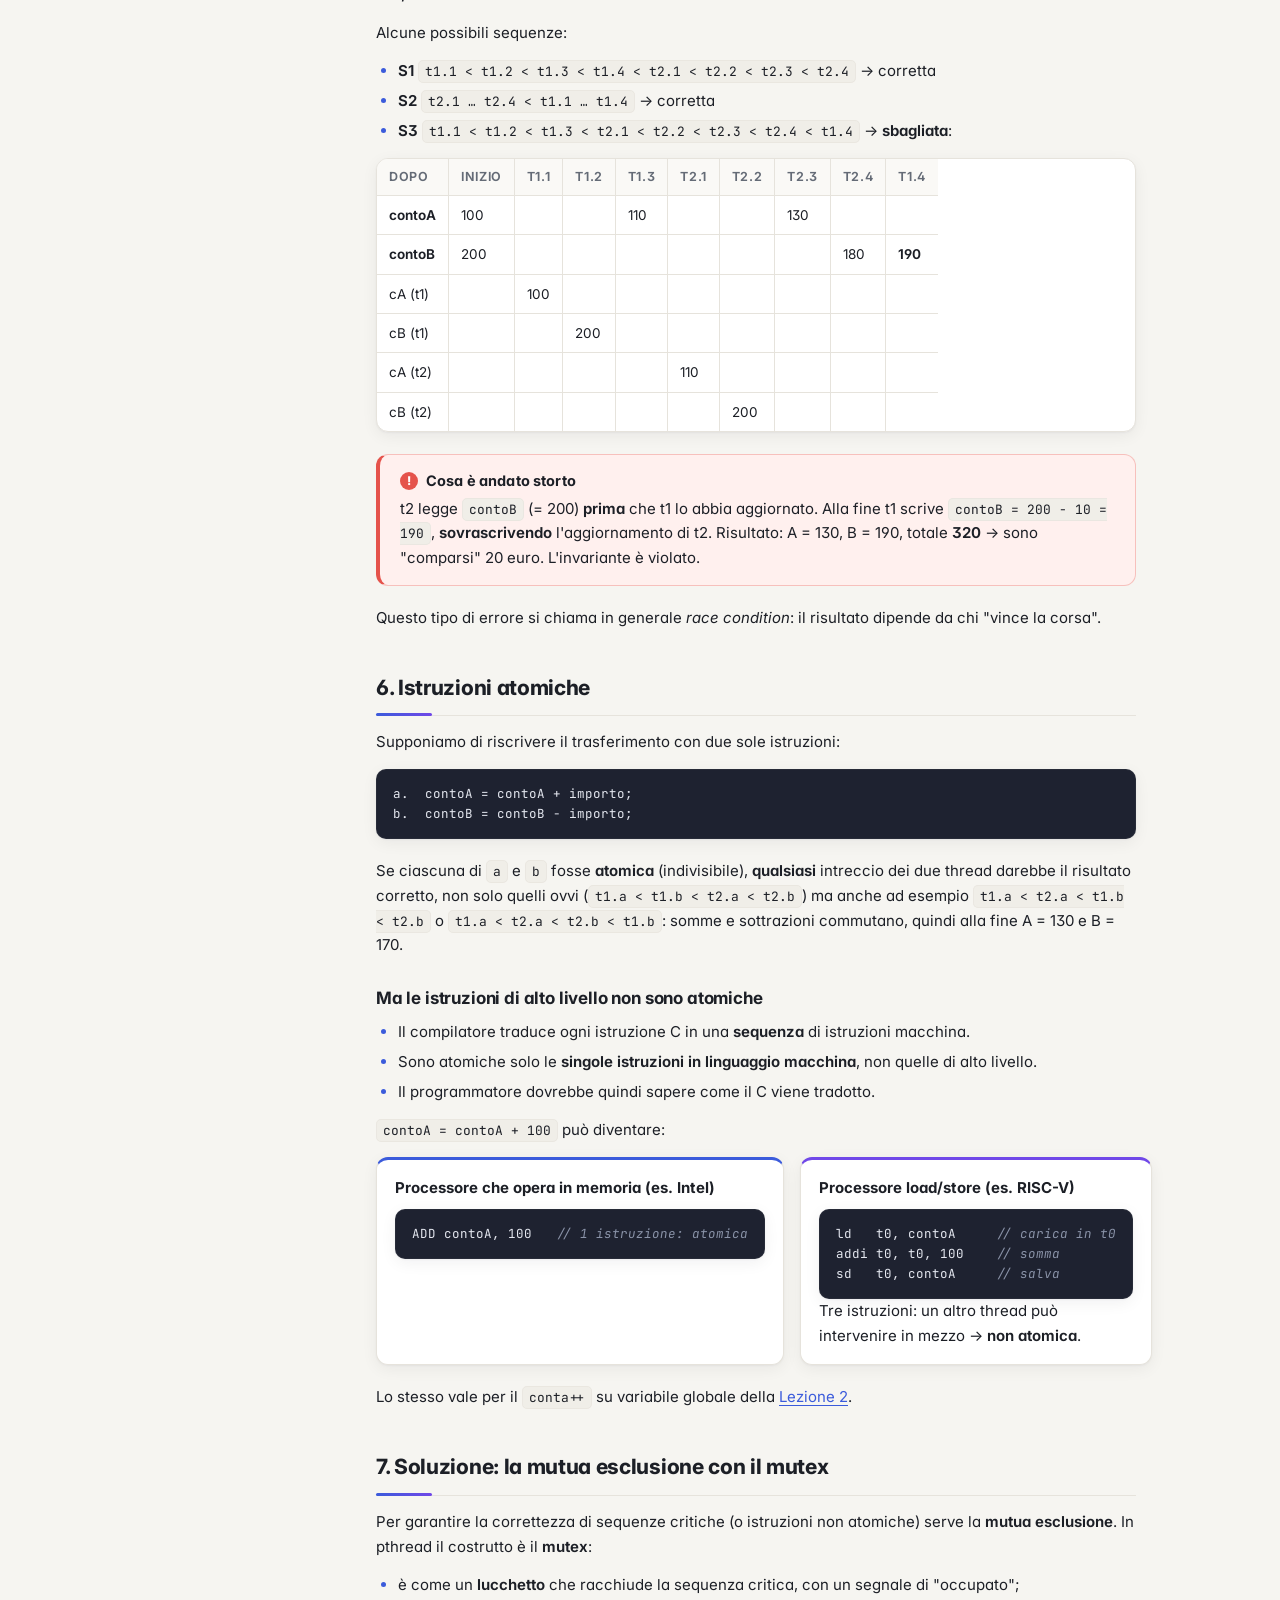
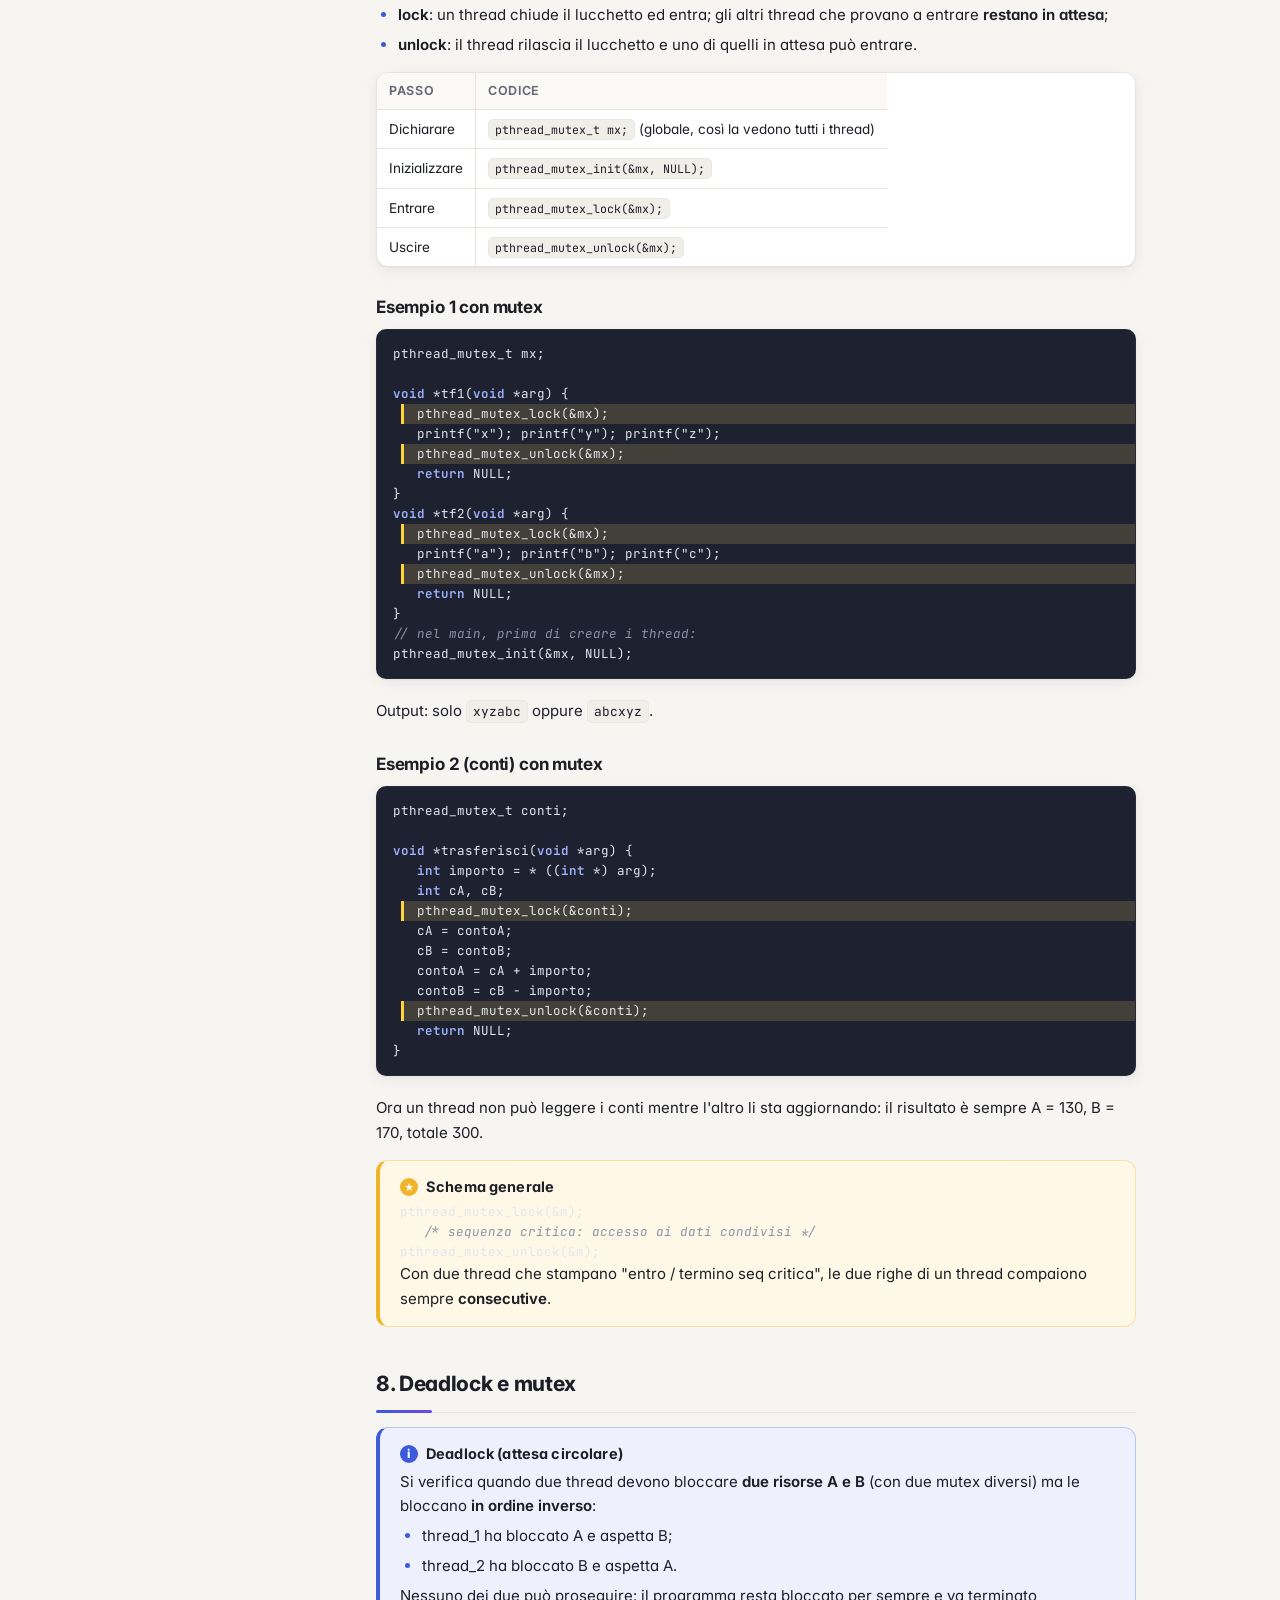
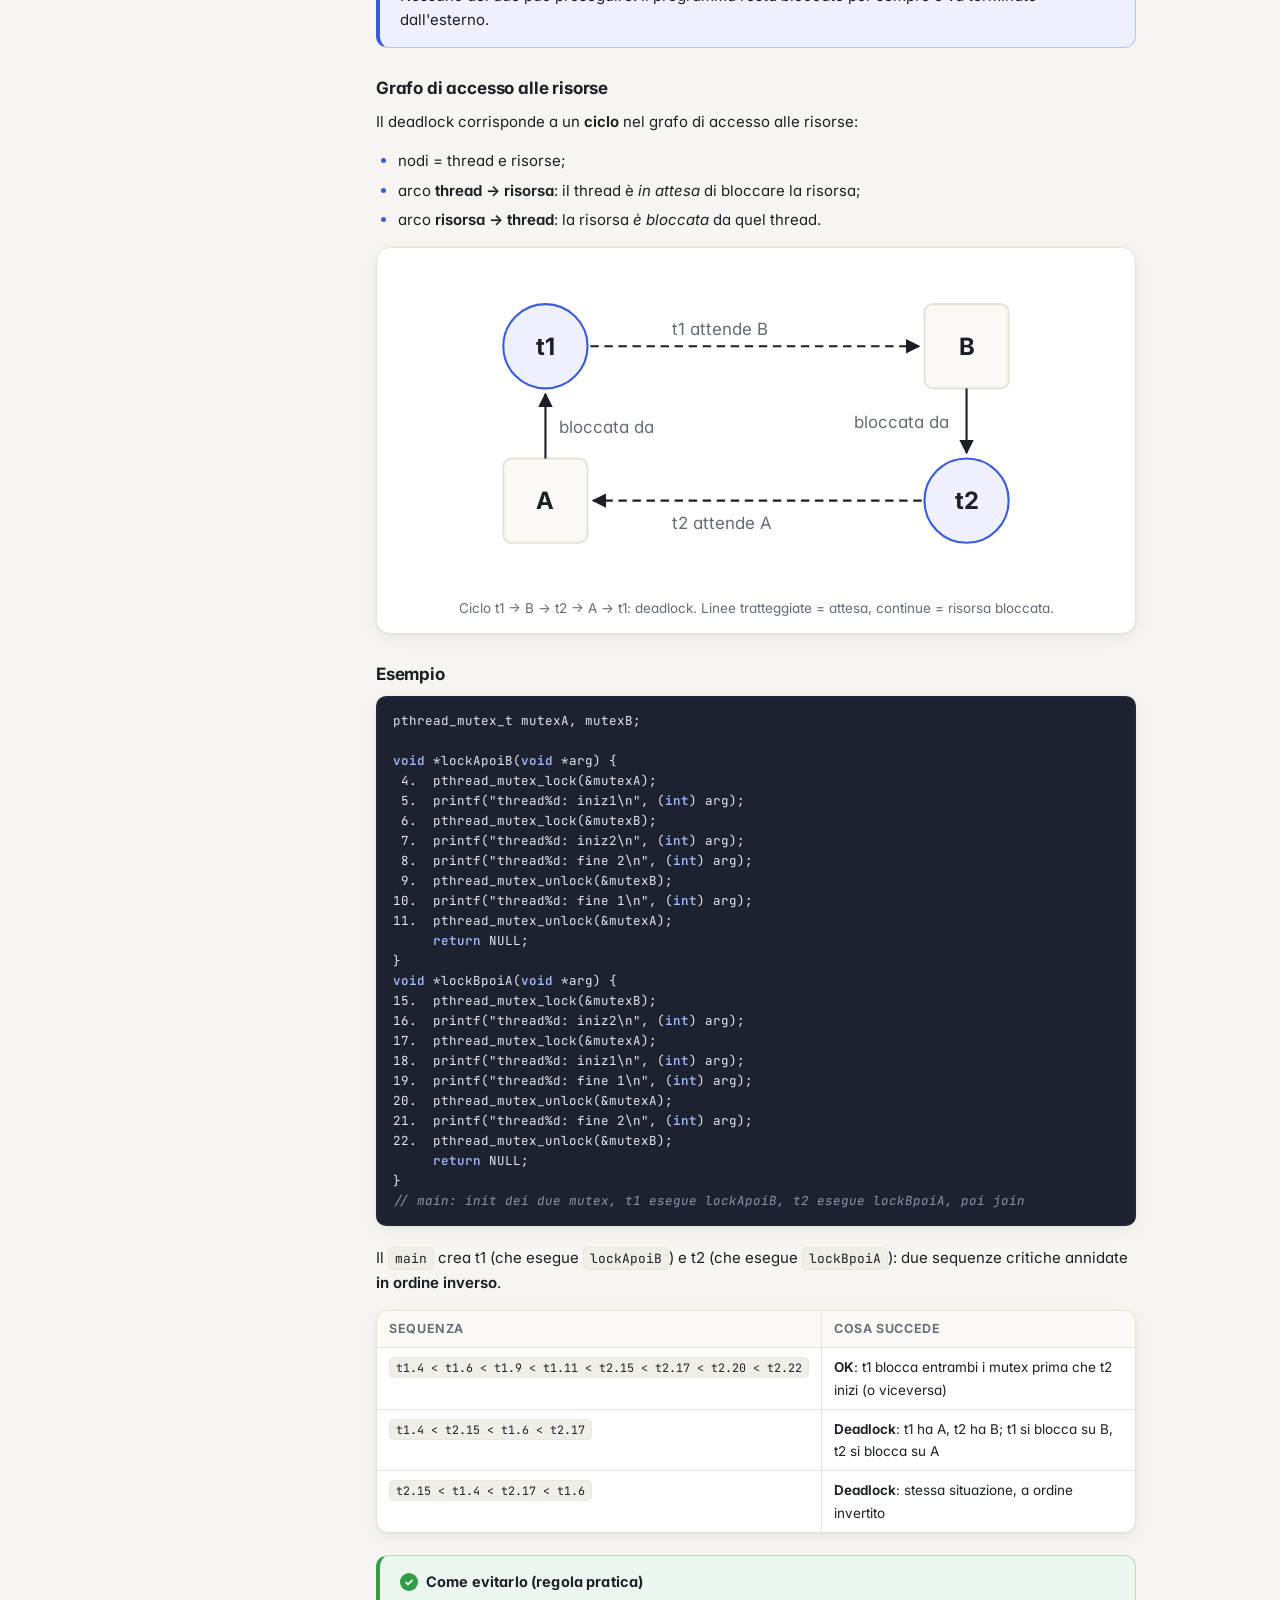
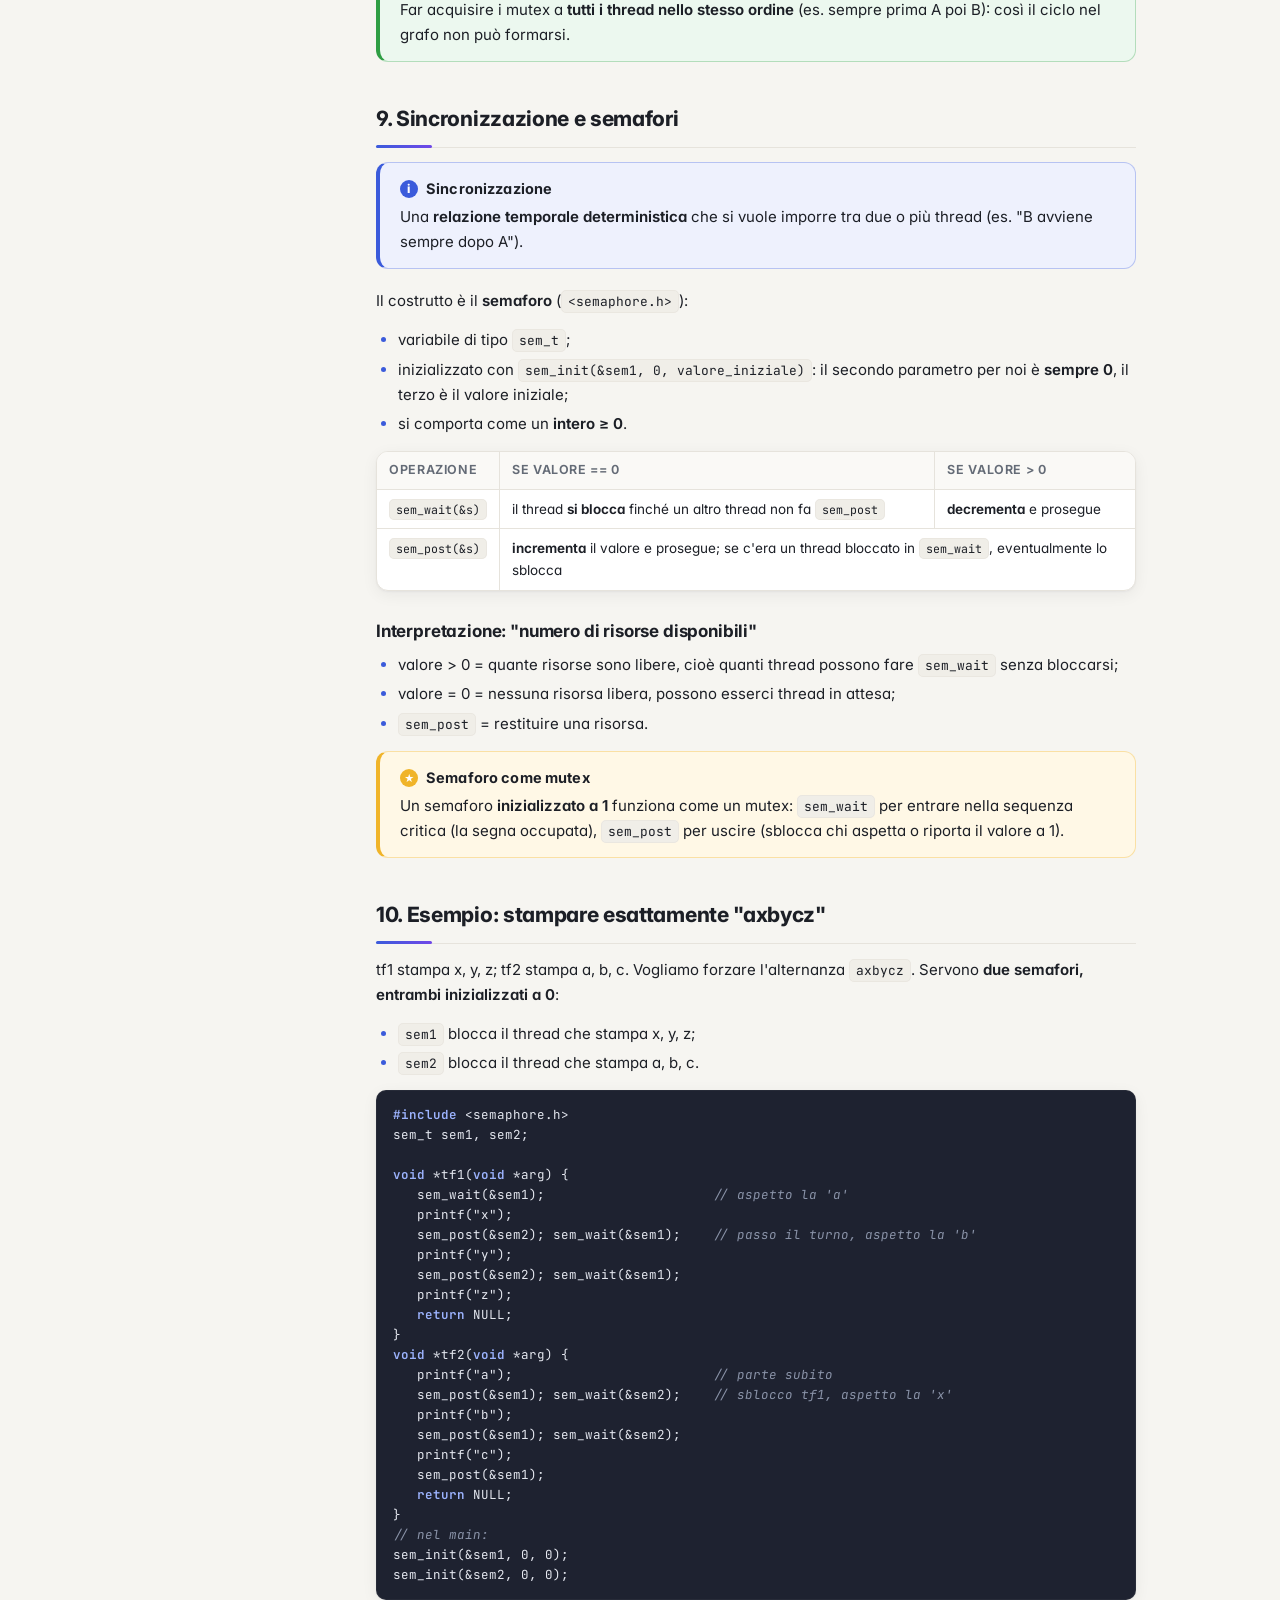
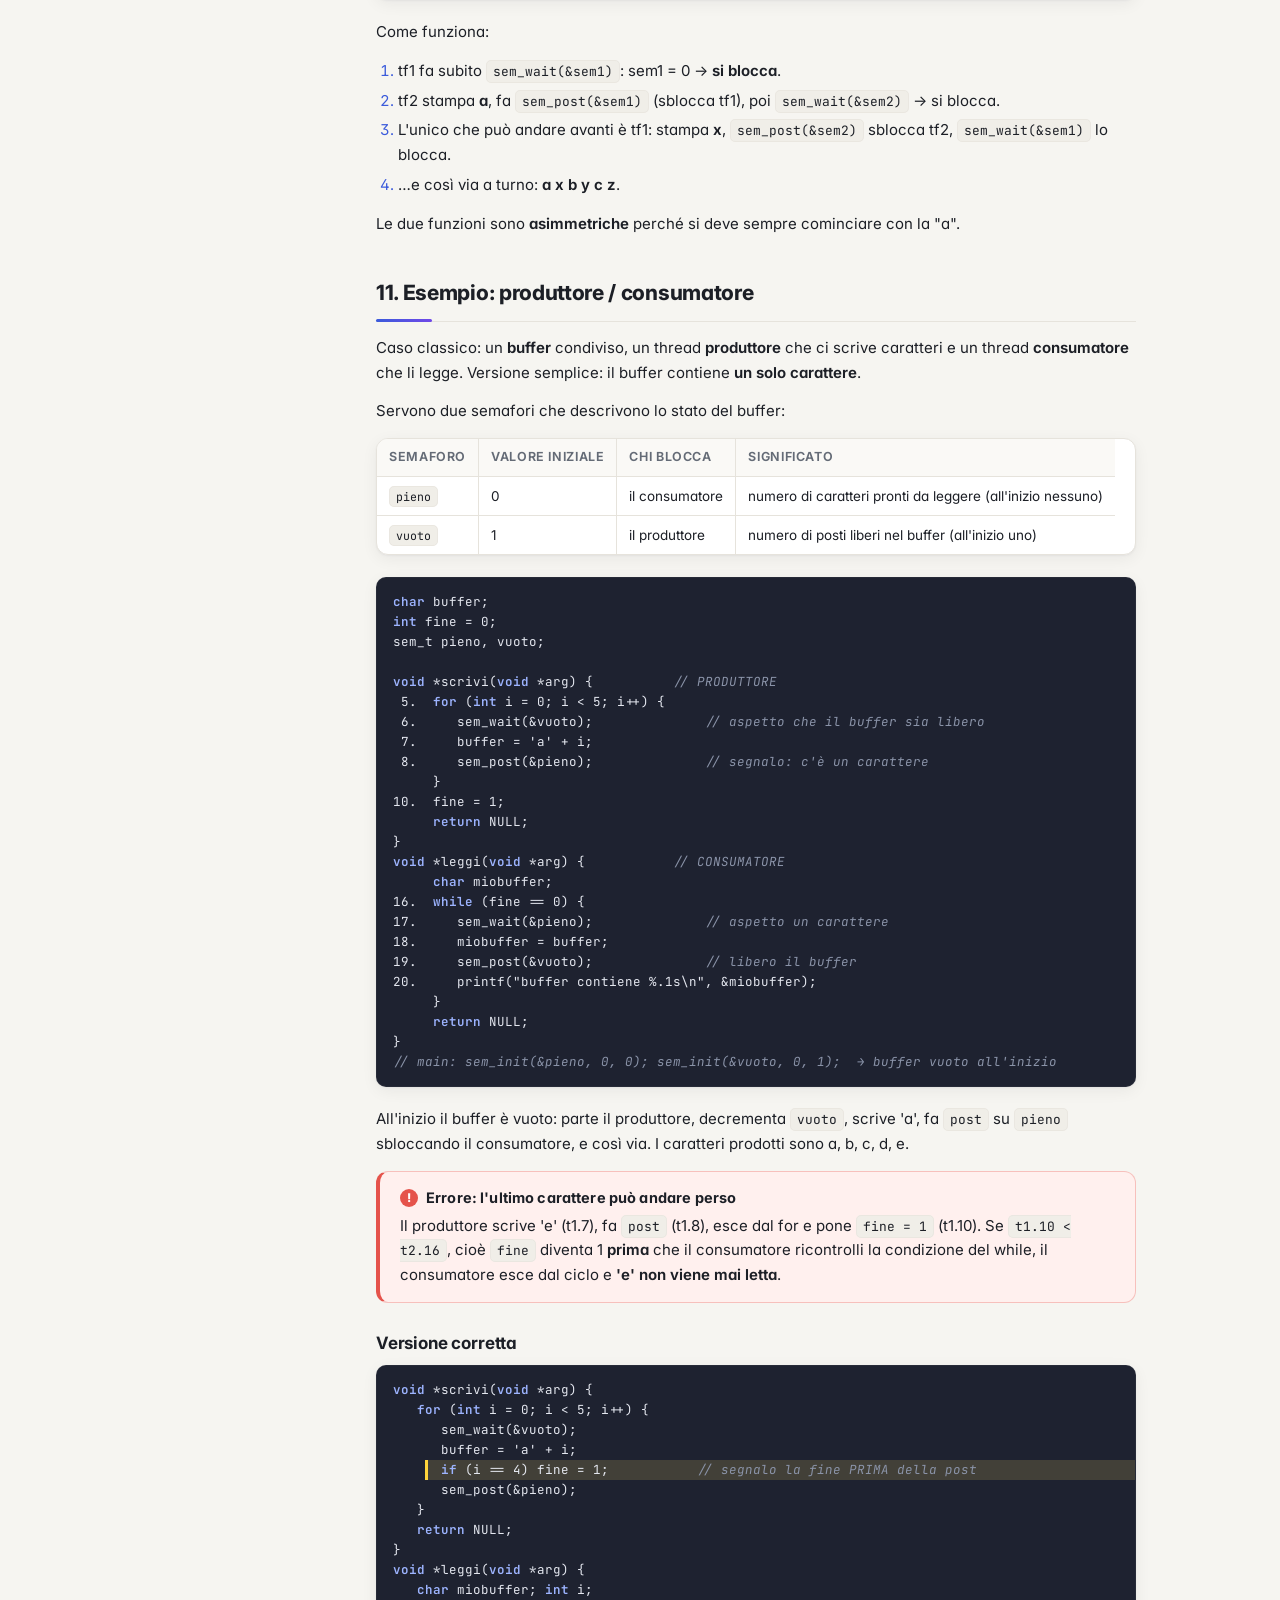
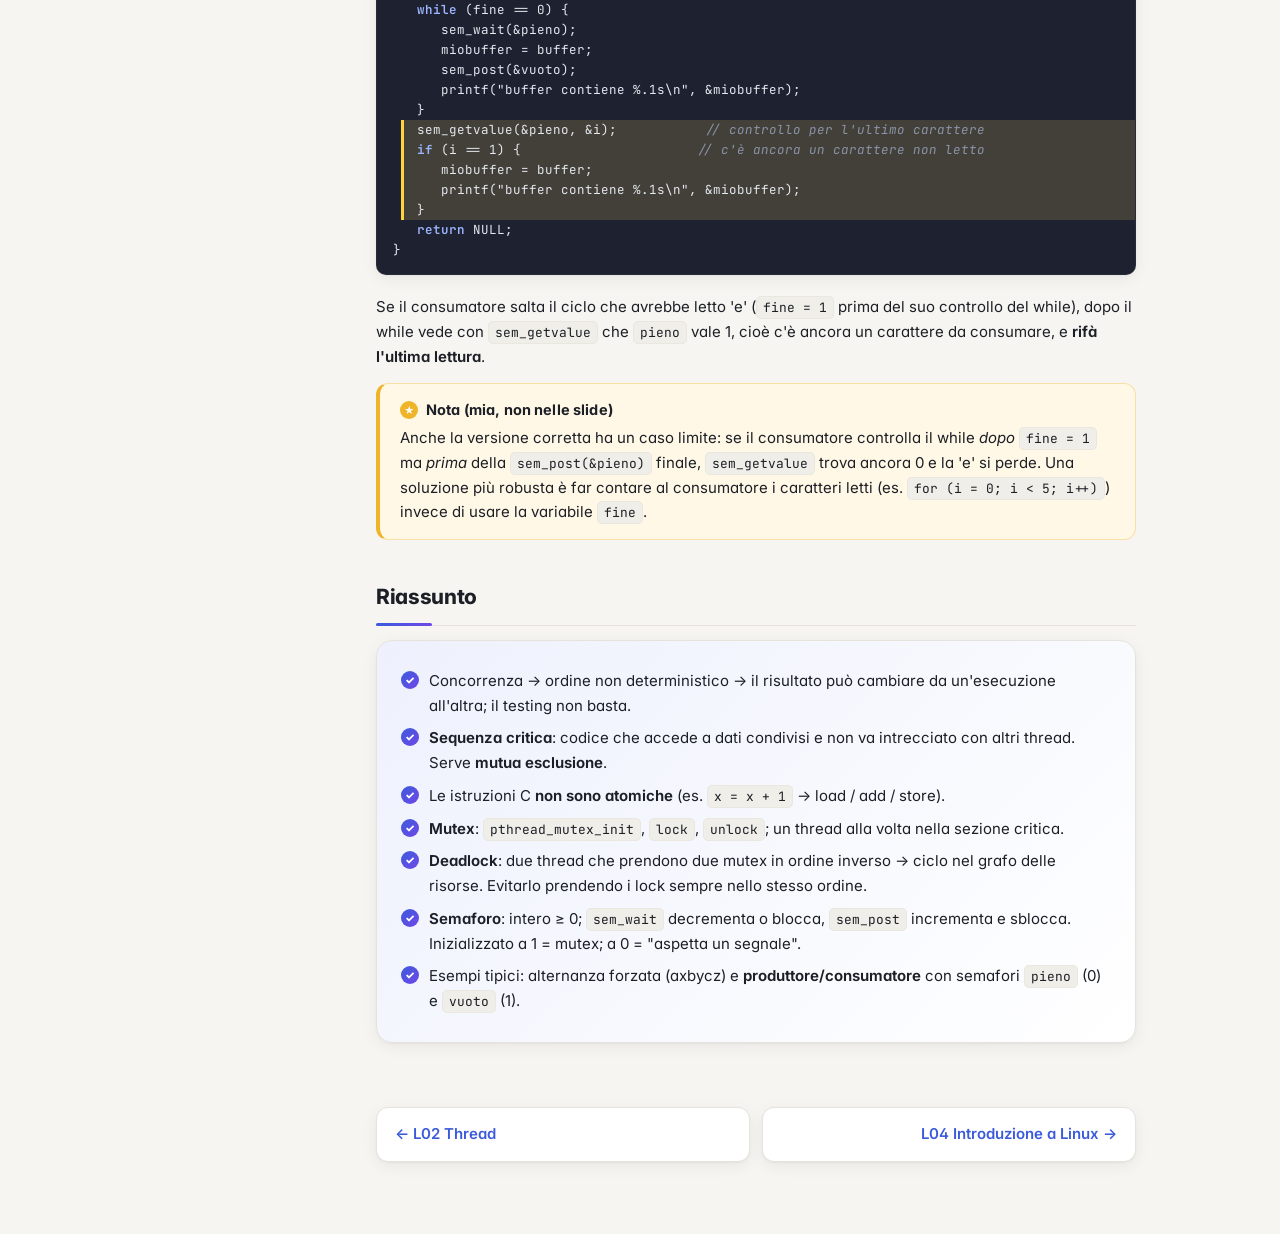
<file: capitoli/L03-programmazione-concorrente.html>
<!doctype html>
<html lang="it">
<head>
<meta charset="utf-8">
<meta name="viewport" content="width=device-width, initial-scale=1">
<title>L03 · Programmazione concorrente</title>
<script>(function(){var t=null;try{t=localStorage.getItem("acso-tema")}catch(e){}if(t)document.documentElement.setAttribute("data-theme",t)})();</script>
<link rel="stylesheet" href="../style/style.css">
</head>
<body>
<div class="topbar"><div class="topbar-inner">
  <a class="home" href="../index.html">← Appunti ACSO · Modulo 2</a>
  <a href="L01-processi-parallelismo.html">L01 Processi</a>
  <a href="L02-thread.html">L02 Thread</a>
  <a class="active" href="L03-programmazione-concorrente.html">L03 Concorrenza</a>
  <a href="L04-introduzione-linux.html">L04 Linux</a>
</div></div>

<div class="layout">
<nav class="toc">
  <h4>In questa lezione</h4>
  <ol>
    <li><a href="#intro">1. Il modello concorrente</a></li>
    <li><a href="#es1">2. Esempio xyz / abc</a></li>
    <li><a href="#correttezza">3. Correttezza</a></li>
    <li><a href="#critica">4. Sequenza critica</a></li>
    <li><a href="#conti">5. Esempio conti correnti</a></li>
    <li><a href="#atomiche">6. Istruzioni atomiche</a></li>
    <li><a href="#mutex">7. Mutex</a></li>
    <li><a href="#deadlock">8. Deadlock</a></li>
    <li><a href="#semafori">9. Semafori</a></li>
    <li><a href="#axbycz">10. Esempio axbycz</a></li>
    <li><a href="#prodcons">11. Produttore / consumatore</a></li>
    <li><a href="#riassunto">Riassunto</a></li>
  </ol>
</nav>

<main>
<header class="lesson">
  <div class="tag">Lezione 3</div>
  <h1>Programmazione concorrente</h1>
  <p class="sub">Cap. P3 delle dispense Pelagatti — perché i programmi multi-thread possono dare risultati sbagliati e come si rimedia con mutex e semafori.</p>
</header>

<h2 id="intro">1. Il modello di programmazione concorrente</h2>
<div class="grid2">
  <div><h4>Modello sequenziale</h4><ul>
    <li>Istruzioni eseguite in un ordine <strong>prevedibile</strong>, che dipende dal codice e dai dati in ingresso.</li>
  </ul></div>
  <div><h4>Modello concorrente / parallelo</h4><ul>
    <li>Più flussi di controllo in parallelo che <strong>interferiscono</strong> (condividono risorse, es. le stesse strutture dati).</li>
    <li>Ordine di esecuzione <strong>non deterministico</strong>.</li>
    <li>Il risultato dipende dai dati <strong>e dall'ordine di esecuzione</strong> → può influire sulla <strong>correttezza</strong>.</li>
  </ul></div>
</div>
<ul>
  <li>Le tecniche valgono per processi e thread, ma si usano soprattutto con i <strong>thread</strong>, che sono fortemente cooperanti perché condividono lo spazio di indirizzamento (tranne la pila).</li>
  <li>Un programma multi-thread è potenzialmente <strong>non deterministico anche a parità di input</strong>: non si può prevedere la prossima istruzione eseguita e possono comparire errori dovuti proprio alla concorrenza.</li>
</ul>
<div class="box def"><span class="t">Notazione</span>
Date due attività <em>A<sub>i</sub></em> e <em>B<sub>j</sub></em>, scriviamo <em>A<sub>i</sub> &lt; B<sub>j</sub></em> per "A<sub>i</sub> avviene prima di B<sub>j</sub>".<br>
<strong>Sequenziali</strong>: vale sempre A<sub>i</sub> &lt; B<sub>j</sub>, oppure sempre B<sub>j</sub> &lt; A<sub>i</sub>.<br>
<strong>Concorrenti</strong>: a volte A<sub>i</sub> &lt; B<sub>j</sub>, a volte B<sub>j</sub> &lt; A<sub>i</sub> (non determinismo temporale).<br>
<em>t<sub>i.j</sub></em> = istruzione <em>j</em> eseguita dal thread <em>i</em>.</div>

<h2 id="es1">2. Esempio 1: due thread che stampano</h2>
<pre><code><span class="k">void</span> *tf1(<span class="k">void</span> *arg) { printf("x"); printf("y"); printf("z"); <span class="k">return</span> NULL; }
<span class="k">void</span> *tf2(<span class="k">void</span> *arg) { printf("a"); printf("b"); printf("c"); <span class="k">return</span> NULL; }

<span class="k">int</span> main(<span class="k">void</span>) {
   pthread_t tID1, tID2;
   pthread_create(&amp;tID1, NULL, tf1, NULL);
   pthread_create(&amp;tID2, NULL, tf2, NULL);
   pthread_join(tID1, NULL);
   pthread_join(tID2, NULL);
   printf("\nfine\n");
   <span class="k">return</span> 0;
}</code></pre>
<p>Ogni thread è <strong>sequenziale al suo interno</strong>, ma i due thread sono <strong>in concorrenza tra loro</strong>. Le stampe si possono mescolare (es. <code>xaybzc</code>, <code>abxcyz</code>, <code>xyzabc</code>…), però viene sempre rispettato l'<strong>ordinamento parziale</strong>:</p>
<pre><code>x &lt; y &lt; z        a &lt; b &lt; c</code></pre>
<p><code>fine</code> viene sempre stampato per ultimo, perché <code>main</code> fa prima le due <code>join</code>.</p>

<h2 id="correttezza">3. Correttezza di un programma concorrente</h2>
<ul>
  <li><strong>Dimostrazione formale</strong> (logica formale): molto difficile.</li>
  <li><strong>Testing</strong> (provo input e controllo output): funziona bene per programmi sequenziali, ma in quelli concorrenti l'output dipende anche dall'<strong>ordine di esecuzione</strong>, che cambia da un'esecuzione all'altra. Un test che passa 1000 volte non garantisce che passi la 1001ª.</li>
</ul>
<p>Servono quindi costrutti di programmazione appositi per affrontare tre problemi:</p>
<ol>
  <li><strong>Sequenze critiche e mutua esclusione</strong> (mutex)</li>
  <li><strong>Deadlock</strong></li>
  <li><strong>Sincronizzazione</strong> (semafori)</li>
</ol>

<h2 id="critica">4. Sequenza critica e mutua esclusione</h2>
<div class="box def"><span class="t">Sequenza critica</span>
Sequenza di istruzioni eseguita da thread paralleli che <strong>non deve essere "mescolata"</strong> con le istruzioni degli altri thread, altrimenti il risultato può essere sbagliato.</div>
<p>Bisogna <strong>sequenzializzare</strong> la sequenza critica tra i thread: se un thread inizia la sequenza critica, deve eseguirla <strong>tutta</strong> prima che un qualunque altro thread possa iniziarla. (Si riduce la concorrenza, ma si guadagna correttezza.)</p>
<div class="box def"><span class="t">Mutua esclusione</span>
La proprietà che vogliamo garantire sulle sequenze critiche: <strong>al massimo un thread alla volta</strong> le sta eseguendo.</div>
<p>Se nell'esempio 1 le tre <code>printf</code> di ciascun thread formano una sequenza critica, gli unici output ammessi sono:</p>
<pre><code>xyzabc        oppure        abcxyz
fine                        fine</code></pre>

<h2 id="conti">5. Esempio 2: trasferimento tra conti correnti</h2>
<p>Due conti, <code>contoA</code> e <code>contoB</code> (variabili <strong>globali</strong>). La funzione <code>trasferisci()</code> preleva un importo da B e lo deposita su A. La somma dei due conti deve restare invariata: è l'<strong>invariante</strong> della funzione.</p>
<pre><code><span class="k">int</span> contoA = 100, contoB = 200;
<span class="k">int</span> totale;

<span class="k">void</span> *trasferisci(<span class="k">void</span> *arg) {
   <span class="k">int</span> importo = * ((<span class="k">int</span> *) arg);
   <span class="k">int</span> cA, cB;
   <span class="c">// inizio sequenza critica</span>
   cA = contoA;              <span class="c">// 1. leggi contoA in var. locale</span>
   cB = contoB;              <span class="c">// 2. leggi contoB in var. locale</span>
   contoA = cA + importo;    <span class="c">// 3. aggiorna contoA</span>
   contoB = cB - importo;    <span class="c">// 4. aggiorna contoB</span>
   <span class="c">// fine sequenza critica</span>
   <span class="k">return</span> NULL;
}

<span class="k">int</span> main(<span class="k">void</span>) {
   pthread_t tID1, tID2;
   <span class="k">int</span> importo1 = 10, importo2 = 20;
   pthread_create(&amp;tID1, NULL, trasferisci, &amp;importo1);
   pthread_create(&amp;tID2, NULL, trasferisci, &amp;importo2);
   pthread_join(tID1, NULL);
   pthread_join(tID2, NULL);
   totale = contoA + contoB;
   printf("contoA = %d contoB = %d\n", contoA, contoB);
   printf("il totale è %d\n", totale);
   <span class="k">return</span> 0;
}</code></pre>
<p>Valori iniziali A = 100, B = 200. t1 trasferisce 10, t2 trasferisce 20. Risultato corretto atteso: <strong>A = 130, B = 170, totale 300</strong>.</p>
<p>Alcune possibili sequenze:</p>
<ul>
  <li><strong>S1</strong> <code>t1.1 &lt; t1.2 &lt; t1.3 &lt; t1.4 &lt; t2.1 &lt; t2.2 &lt; t2.3 &lt; t2.4</code> → corretta</li>
  <li><strong>S2</strong> <code>t2.1 … t2.4 &lt; t1.1 … t1.4</code> → corretta</li>
  <li><strong>S3</strong> <code>t1.1 &lt; t1.2 &lt; t1.3 &lt; t2.1 &lt; t2.2 &lt; t2.3 &lt; t2.4 &lt; t1.4</code> → <strong>sbagliata</strong>:</li>
</ul>
<table>
<tr><th>dopo</th><th>inizio</th><th>t1.1</th><th>t1.2</th><th>t1.3</th><th>t2.1</th><th>t2.2</th><th>t2.3</th><th>t2.4</th><th>t1.4</th></tr>
<tr><td><strong>contoA</strong></td><td>100</td><td></td><td></td><td>110</td><td></td><td></td><td>130</td><td></td><td></td></tr>
<tr><td><strong>contoB</strong></td><td>200</td><td></td><td></td><td></td><td></td><td></td><td></td><td>180</td><td><strong>190</strong></td></tr>
<tr><td>cA (t1)</td><td></td><td>100</td><td></td><td></td><td></td><td></td><td></td><td></td><td></td></tr>
<tr><td>cB (t1)</td><td></td><td></td><td>200</td><td></td><td></td><td></td><td></td><td></td><td></td></tr>
<tr><td>cA (t2)</td><td></td><td></td><td></td><td></td><td>110</td><td></td><td></td><td></td><td></td></tr>
<tr><td>cB (t2)</td><td></td><td></td><td></td><td></td><td></td><td>200</td><td></td><td></td><td></td></tr>
</table>
<div class="box warn"><span class="t">Cosa è andato storto</span>
t2 legge <code>contoB</code> (= 200) <strong>prima</strong> che t1 lo abbia aggiornato. Alla fine t1 scrive <code>contoB = 200 − 10 = 190</code>, <strong>sovrascrivendo</strong> l'aggiornamento di t2. Risultato: A = 130, B = 190, totale <strong>320</strong> → sono "comparsi" 20 euro. L'invariante è violato.</div>
<p>Questo tipo di errore si chiama in generale <em>race condition</em>: il risultato dipende da chi "vince la corsa".</p>

<h2 id="atomiche">6. Istruzioni atomiche</h2>
<p>Supponiamo di riscrivere il trasferimento con due sole istruzioni:</p>
<pre><code>a.  contoA = contoA + importo;
b.  contoB = contoB - importo;</code></pre>
<p>Se ciascuna di <code>a</code> e <code>b</code> fosse <strong>atomica</strong> (indivisibile), <strong>qualsiasi</strong> intreccio dei due thread darebbe il risultato corretto, non solo quelli ovvi (<code>t1.a &lt; t1.b &lt; t2.a &lt; t2.b</code>) ma anche ad esempio <code>t1.a &lt; t2.a &lt; t1.b &lt; t2.b</code> o <code>t1.a &lt; t2.a &lt; t2.b &lt; t1.b</code>: somme e sottrazioni commutano, quindi alla fine A = 130 e B = 170.</p>
<h3>Ma le istruzioni di alto livello non sono atomiche</h3>
<ul>
  <li>Il compilatore traduce ogni istruzione C in una <strong>sequenza</strong> di istruzioni macchina.</li>
  <li>Sono atomiche solo le <strong>singole istruzioni in linguaggio macchina</strong>, non quelle di alto livello.</li>
  <li>Il programmatore dovrebbe quindi sapere come il C viene tradotto.</li>
</ul>
<p><code>contoA = contoA + 100</code> può diventare:</p>
<div class="grid2">
  <div><h4>Processore che opera in memoria (es. Intel)</h4>
<pre style="margin:0"><code>ADD contoA, 100   <span class="c">// 1 istruzione: atomica</span></code></pre></div>
  <div><h4>Processore load/store (es. RISC-V)</h4>
<pre style="margin:0"><code>ld   t0, contoA     <span class="c">// carica in t0</span>
addi t0, t0, 100    <span class="c">// somma</span>
sd   t0, contoA     <span class="c">// salva</span></code></pre>
  Tre istruzioni: un altro thread può intervenire in mezzo → <strong>non atomica</strong>.</div>
</div>
<p>Lo stesso vale per il <code>conta++</code> su variabile globale della <a href="L02-thread.html#esempi-var">Lezione 2</a>.</p>

<h2 id="mutex">7. Soluzione: la mutua esclusione con il mutex</h2>
<p>Per garantire la correttezza di sequenze critiche (o istruzioni non atomiche) serve la <strong>mutua esclusione</strong>. In pthread il costrutto è il <strong>mutex</strong>:</p>
<ul>
  <li>è come un <strong>lucchetto</strong> che racchiude la sequenza critica, con un segnale di "occupato";</li>
  <li><strong>lock</strong>: un thread chiude il lucchetto ed entra; gli altri thread che provano a entrare <strong>restano in attesa</strong>;</li>
  <li><strong>unlock</strong>: il thread rilascia il lucchetto e uno di quelli in attesa può entrare.</li>
</ul>
<table>
<tr><th>Passo</th><th>Codice</th></tr>
<tr><td>Dichiarare</td><td><code>pthread_mutex_t mx;</code> (globale, così la vedono tutti i thread)</td></tr>
<tr><td>Inizializzare</td><td><code>pthread_mutex_init(&amp;mx, NULL);</code></td></tr>
<tr><td>Entrare</td><td><code>pthread_mutex_lock(&amp;mx);</code></td></tr>
<tr><td>Uscire</td><td><code>pthread_mutex_unlock(&amp;mx);</code></td></tr>
</table>

<h3>Esempio 1 con mutex</h3>
<pre><code>pthread_mutex_t mx;

<span class="k">void</span> *tf1(<span class="k">void</span> *arg) {
   <span class="hl">pthread_mutex_lock(&amp;mx);</span>
   printf("x"); printf("y"); printf("z");
   <span class="hl">pthread_mutex_unlock(&amp;mx);</span>
   <span class="k">return</span> NULL;
}
<span class="k">void</span> *tf2(<span class="k">void</span> *arg) {
   <span class="hl">pthread_mutex_lock(&amp;mx);</span>
   printf("a"); printf("b"); printf("c");
   <span class="hl">pthread_mutex_unlock(&amp;mx);</span>
   <span class="k">return</span> NULL;
}
<span class="c">// nel main, prima di creare i thread:</span>
pthread_mutex_init(&amp;mx, NULL);</code></pre>
<p>Output: solo <code>xyzabc</code> oppure <code>abcxyz</code>.</p>

<h3>Esempio 2 (conti) con mutex</h3>
<pre><code>pthread_mutex_t conti;

<span class="k">void</span> *trasferisci(<span class="k">void</span> *arg) {
   <span class="k">int</span> importo = * ((<span class="k">int</span> *) arg);
   <span class="k">int</span> cA, cB;
   <span class="hl">pthread_mutex_lock(&amp;conti);</span>
   cA = contoA;
   cB = contoB;
   contoA = cA + importo;
   contoB = cB - importo;
   <span class="hl">pthread_mutex_unlock(&amp;conti);</span>
   <span class="k">return</span> NULL;
}</code></pre>
<p>Ora un thread non può leggere i conti mentre l'altro li sta aggiornando: il risultato è sempre A = 130, B = 170, totale 300.</p>
<div class="box note"><span class="t">Schema generale</span>
<pre style="margin:0;background:transparent;border:0;padding:0"><code>pthread_mutex_lock(&amp;m);
   <span class="c">/* sequenza critica: accesso ai dati condivisi */</span>
pthread_mutex_unlock(&amp;m);</code></pre>
Con due thread che stampano "entro / termino seq critica", le due righe di un thread compaiono sempre <strong>consecutive</strong>.</div>

<h2 id="deadlock">8. Deadlock e mutex</h2>
<div class="box def"><span class="t">Deadlock (attesa circolare)</span>
Si verifica quando due thread devono bloccare <strong>due risorse A e B</strong> (con due mutex diversi) ma le bloccano <strong>in ordine inverso</strong>:
<ul><li>thread_1 ha bloccato A e aspetta B;</li><li>thread_2 ha bloccato B e aspetta A.</li></ul>
Nessuno dei due può proseguire: il programma resta bloccato per sempre e va terminato dall'esterno.</div>

<h3>Grafo di accesso alle risorse</h3>
<p>Il deadlock corrisponde a un <strong>ciclo</strong> nel grafo di accesso alle risorse:</p>
<ul>
  <li>nodi = thread e risorse;</li>
  <li>arco <strong>thread → risorsa</strong>: il thread è <em>in attesa</em> di bloccare la risorsa;</li>
  <li>arco <strong>risorsa → thread</strong>: la risorsa <em>è bloccata</em> da quel thread.</li>
</ul>
<figure>
<svg viewBox="0 0 520 230" role="img" aria-label="Grafo con ciclo: A bloccata da t1, t1 attende B, B bloccata da t2, t2 attende A">
  <defs><marker id="ar" viewBox="0 0 10 10" refX="9" refY="5" markerWidth="7" markerHeight="7" orient="auto"><path d="M0,0 L10,5 L0,10 z" style="fill:var(--text)"/></marker></defs>
  <circle cx="110" cy="60" r="30" class="svg-acc"/><text x="110" y="66" text-anchor="middle" class="svg-text" font-size="17" font-weight="700">t1</text>
  <circle cx="410" cy="170" r="30" class="svg-acc"/><text x="410" y="176" text-anchor="middle" class="svg-text" font-size="17" font-weight="700">t2</text>
  <rect x="80" y="140" width="60" height="60" rx="6" class="svg-box"/><text x="110" y="176" text-anchor="middle" class="svg-text" font-size="17" font-weight="700">A</text>
  <rect x="380" y="30" width="60" height="60" rx="6" class="svg-box"/><text x="410" y="66" text-anchor="middle" class="svg-text" font-size="17" font-weight="700">B</text>
  <path d="M110 140 L110 94" class="svg-line" marker-end="url(#ar)"/>
  <text x="120" y="122" class="svg-muted" font-size="12">bloccata da</text>
  <path d="M142 60 L376 60" class="svg-line" marker-end="url(#ar)" stroke-dasharray="6 4"/>
  <text x="200" y="52" class="svg-muted" font-size="12">t1 attende B</text>
  <path d="M410 90 L410 136" class="svg-line" marker-end="url(#ar)"/>
  <text x="330" y="118" class="svg-muted" font-size="12">bloccata da</text>
  <path d="M378 170 L144 170" class="svg-line" marker-end="url(#ar)" stroke-dasharray="6 4"/>
  <text x="200" y="190" class="svg-muted" font-size="12">t2 attende A</text>
</svg>
<figcaption>Ciclo t1 → B → t2 → A → t1: deadlock. Linee tratteggiate = attesa, continue = risorsa bloccata.</figcaption>
</figure>

<h3>Esempio</h3>
<pre><code>pthread_mutex_t mutexA, mutexB;

<span class="k">void</span> *lockApoiB(<span class="k">void</span> *arg) {
 4.  pthread_mutex_lock(&amp;mutexA);
 5.  printf("thread%d: iniz1\n", (<span class="k">int</span>) arg);
 6.  pthread_mutex_lock(&amp;mutexB);
 7.  printf("thread%d: iniz2\n", (<span class="k">int</span>) arg);
 8.  printf("thread%d: fine 2\n", (<span class="k">int</span>) arg);
 9.  pthread_mutex_unlock(&amp;mutexB);
10.  printf("thread%d: fine 1\n", (<span class="k">int</span>) arg);
11.  pthread_mutex_unlock(&amp;mutexA);
     <span class="k">return</span> NULL;
}
<span class="k">void</span> *lockBpoiA(<span class="k">void</span> *arg) {
15.  pthread_mutex_lock(&amp;mutexB);
16.  printf("thread%d: iniz2\n", (<span class="k">int</span>) arg);
17.  pthread_mutex_lock(&amp;mutexA);
18.  printf("thread%d: iniz1\n", (<span class="k">int</span>) arg);
19.  printf("thread%d: fine 1\n", (<span class="k">int</span>) arg);
20.  pthread_mutex_unlock(&amp;mutexA);
21.  printf("thread%d: fine 2\n", (<span class="k">int</span>) arg);
22.  pthread_mutex_unlock(&amp;mutexB);
     <span class="k">return</span> NULL;
}
<span class="c">// main: init dei due mutex, t1 esegue lockApoiB, t2 esegue lockBpoiA, poi join</span></code></pre>
<p>Il <code>main</code> crea t1 (che esegue <code>lockApoiB</code>) e t2 (che esegue <code>lockBpoiA</code>): due sequenze critiche annidate <strong>in ordine inverso</strong>.</p>
<table>
<tr><th>Sequenza</th><th>Cosa succede</th></tr>
<tr><td><code>t1.4 &lt; t1.6 &lt; t1.9 &lt; t1.11 &lt; t2.15 &lt; t2.17 &lt; t2.20 &lt; t2.22</code></td><td><strong>OK</strong>: t1 blocca entrambi i mutex prima che t2 inizi (o viceversa)</td></tr>
<tr><td><code>t1.4 &lt; t2.15 &lt; t1.6 &lt; t2.17</code></td><td><strong>Deadlock</strong>: t1 ha A, t2 ha B; t1 si blocca su B, t2 si blocca su A</td></tr>
<tr><td><code>t2.15 &lt; t1.4 &lt; t2.17 &lt; t1.6</code></td><td><strong>Deadlock</strong>: stessa situazione, a ordine invertito</td></tr>
</table>
<div class="box ok"><span class="t">Come evitarlo (regola pratica)</span>
Far acquisire i mutex a <strong>tutti i thread nello stesso ordine</strong> (es. sempre prima A poi B): così il ciclo nel grafo non può formarsi.</div>

<h2 id="semafori">9. Sincronizzazione e semafori</h2>
<div class="box def"><span class="t">Sincronizzazione</span>
Una <strong>relazione temporale deterministica</strong> che si vuole imporre tra due o più thread (es. "B avviene sempre dopo A").</div>
<p>Il costrutto è il <strong>semaforo</strong> (<code>&lt;semaphore.h&gt;</code>):</p>
<ul>
  <li>variabile di tipo <code>sem_t</code>;</li>
  <li>inizializzato con <code>sem_init(&amp;sem1, 0, valore_iniziale)</code>: il secondo parametro per noi è <strong>sempre 0</strong>, il terzo è il valore iniziale;</li>
  <li>si comporta come un <strong>intero ≥ 0</strong>.</li>
</ul>
<table>
<tr><th>Operazione</th><th>Se valore == 0</th><th>Se valore &gt; 0</th></tr>
<tr><td><code>sem_wait(&amp;s)</code></td><td>il thread <strong>si blocca</strong> finché un altro thread non fa <code>sem_post</code></td><td><strong>decrementa</strong> e prosegue</td></tr>
<tr><td><code>sem_post(&amp;s)</code></td><td colspan="2"><strong>incrementa</strong> il valore e prosegue; se c'era un thread bloccato in <code>sem_wait</code>, eventualmente lo sblocca</td></tr>
</table>
<h3>Interpretazione: "numero di risorse disponibili"</h3>
<ul>
  <li>valore &gt; 0 = quante risorse sono libere, cioè quanti thread possono fare <code>sem_wait</code> senza bloccarsi;</li>
  <li>valore = 0 = nessuna risorsa libera, possono esserci thread in attesa;</li>
  <li><code>sem_post</code> = restituire una risorsa.</li>
</ul>
<div class="box note"><span class="t">Semaforo come mutex</span>
Un semaforo <strong>inizializzato a 1</strong> funziona come un mutex: <code>sem_wait</code> per entrare nella sequenza critica (la segna occupata), <code>sem_post</code> per uscire (sblocca chi aspetta o riporta il valore a 1).</div>

<h2 id="axbycz">10. Esempio: stampare esattamente "axbycz"</h2>
<p>tf1 stampa x, y, z; tf2 stampa a, b, c. Vogliamo forzare l'alternanza <code>axbycz</code>. Servono <strong>due semafori, entrambi inizializzati a 0</strong>:</p>
<ul>
  <li><code>sem1</code> blocca il thread che stampa x, y, z;</li>
  <li><code>sem2</code> blocca il thread che stampa a, b, c.</li>
</ul>
<pre><code><span class="k">#include</span> &lt;semaphore.h&gt;
sem_t sem1, sem2;

<span class="k">void</span> *tf1(<span class="k">void</span> *arg) {
   sem_wait(&amp;sem1);                     <span class="c">// aspetto la 'a'</span>
   printf("x");
   sem_post(&amp;sem2); sem_wait(&amp;sem1);    <span class="c">// passo il turno, aspetto la 'b'</span>
   printf("y");
   sem_post(&amp;sem2); sem_wait(&amp;sem1);
   printf("z");
   <span class="k">return</span> NULL;
}
<span class="k">void</span> *tf2(<span class="k">void</span> *arg) {
   printf("a");                         <span class="c">// parte subito</span>
   sem_post(&amp;sem1); sem_wait(&amp;sem2);    <span class="c">// sblocco tf1, aspetto la 'x'</span>
   printf("b");
   sem_post(&amp;sem1); sem_wait(&amp;sem2);
   printf("c");
   sem_post(&amp;sem1);
   <span class="k">return</span> NULL;
}
<span class="c">// nel main:</span>
sem_init(&amp;sem1, 0, 0);
sem_init(&amp;sem2, 0, 0);</code></pre>
<p>Come funziona:</p>
<ol>
  <li>tf1 fa subito <code>sem_wait(&amp;sem1)</code>: sem1 = 0 → <strong>si blocca</strong>.</li>
  <li>tf2 stampa <strong>a</strong>, fa <code>sem_post(&amp;sem1)</code> (sblocca tf1), poi <code>sem_wait(&amp;sem2)</code> → si blocca.</li>
  <li>L'unico che può andare avanti è tf1: stampa <strong>x</strong>, <code>sem_post(&amp;sem2)</code> sblocca tf2, <code>sem_wait(&amp;sem1)</code> lo blocca.</li>
  <li>…e così via a turno: <strong>a x b y c z</strong>.</li>
</ol>
<p>Le due funzioni sono <strong>asimmetriche</strong> perché si deve sempre cominciare con la "a".</p>

<h2 id="prodcons">11. Esempio: produttore / consumatore</h2>
<p>Caso classico: un <strong>buffer</strong> condiviso, un thread <strong>produttore</strong> che ci scrive caratteri e un thread <strong>consumatore</strong> che li legge. Versione semplice: il buffer contiene <strong>un solo carattere</strong>.</p>
<p>Servono due semafori che descrivono lo stato del buffer:</p>
<table>
<tr><th>Semaforo</th><th>Valore iniziale</th><th>Chi blocca</th><th>Significato</th></tr>
<tr><td><code>pieno</code></td><td>0</td><td>il consumatore</td><td>numero di caratteri pronti da leggere (all'inizio nessuno)</td></tr>
<tr><td><code>vuoto</code></td><td>1</td><td>il produttore</td><td>numero di posti liberi nel buffer (all'inizio uno)</td></tr>
</table>
<pre><code><span class="k">char</span> buffer;
<span class="k">int</span> fine = 0;
sem_t pieno, vuoto;

<span class="k">void</span> *scrivi(<span class="k">void</span> *arg) {          <span class="c">// PRODUTTORE</span>
 5.  <span class="k">for</span> (<span class="k">int</span> i = 0; i &lt; 5; i++) {
 6.     sem_wait(&amp;vuoto);              <span class="c">// aspetto che il buffer sia libero</span>
 7.     buffer = 'a' + i;
 8.     sem_post(&amp;pieno);              <span class="c">// segnalo: c'è un carattere</span>
     }
10.  fine = 1;
     <span class="k">return</span> NULL;
}
<span class="k">void</span> *leggi(<span class="k">void</span> *arg) {           <span class="c">// CONSUMATORE</span>
     <span class="k">char</span> miobuffer;
16.  <span class="k">while</span> (fine == 0) {
17.     sem_wait(&amp;pieno);              <span class="c">// aspetto un carattere</span>
18.     miobuffer = buffer;
19.     sem_post(&amp;vuoto);              <span class="c">// libero il buffer</span>
20.     printf("buffer contiene %.1s\n", &amp;miobuffer);
     }
     <span class="k">return</span> NULL;
}
<span class="c">// main: sem_init(&amp;pieno, 0, 0); sem_init(&amp;vuoto, 0, 1);  → buffer vuoto all'inizio</span></code></pre>
<p>All'inizio il buffer è vuoto: parte il produttore, decrementa <code>vuoto</code>, scrive 'a', fa <code>post</code> su <code>pieno</code> sbloccando il consumatore, e così via. I caratteri prodotti sono a, b, c, d, e.</p>

<div class="box warn"><span class="t">Errore: l'ultimo carattere può andare perso</span>
Il produttore scrive 'e' (t1.7), fa <code>post</code> (t1.8), esce dal for e pone <code>fine = 1</code> (t1.10).
Se <code>t1.10 &lt; t2.16</code>, cioè <code>fine</code> diventa 1 <strong>prima</strong> che il consumatore ricontrolli la condizione del while, il consumatore esce dal ciclo e <strong>'e' non viene mai letta</strong>.</div>

<h3>Versione corretta</h3>
<pre><code><span class="k">void</span> *scrivi(<span class="k">void</span> *arg) {
   <span class="k">for</span> (<span class="k">int</span> i = 0; i &lt; 5; i++) {
      sem_wait(&amp;vuoto);
      buffer = 'a' + i;
      <span class="hl"><span class="k">if</span> (i == 4) fine = 1;           <span class="c">// segnalo la fine PRIMA della post</span></span>
      sem_post(&amp;pieno);
   }
   <span class="k">return</span> NULL;
}
<span class="k">void</span> *leggi(<span class="k">void</span> *arg) {
   <span class="k">char</span> miobuffer; <span class="k">int</span> i;
   <span class="k">while</span> (fine == 0) {
      sem_wait(&amp;pieno);
      miobuffer = buffer;
      sem_post(&amp;vuoto);
      printf("buffer contiene %.1s\n", &amp;miobuffer);
   }
   <span class="hl">sem_getvalue(&amp;pieno, &amp;i);           <span class="c">// controllo per l'ultimo carattere</span></span>
   <span class="hl"><span class="k">if</span> (i == 1) {                      <span class="c">// c'è ancora un carattere non letto</span></span>
   <span class="hl">   miobuffer = buffer;</span>
   <span class="hl">   printf("buffer contiene %.1s\n", &amp;miobuffer);</span>
   <span class="hl">}</span>
   <span class="k">return</span> NULL;
}</code></pre>
<p>Se il consumatore salta il ciclo che avrebbe letto 'e' (<code>fine = 1</code> prima del suo controllo del while), dopo il while vede con <code>sem_getvalue</code> che <code>pieno</code> vale 1, cioè c'è ancora un carattere da consumare, e <strong>rifà l'ultima lettura</strong>.</p>
<div class="box note"><span class="t">Nota (mia, non nelle slide)</span>
Anche la versione corretta ha un caso limite: se il consumatore controlla il while <em>dopo</em> <code>fine = 1</code> ma <em>prima</em> della <code>sem_post(&amp;pieno)</code> finale, <code>sem_getvalue</code> trova ancora 0 e la 'e' si perde. Una soluzione più robusta è far contare al consumatore i caratteri letti (es. <code>for (i = 0; i &lt; 5; i++)</code>) invece di usare la variabile <code>fine</code>.</div>

<h2 id="riassunto">Riassunto</h2>
<div class="summary"><ul>
  <li>Concorrenza → ordine non deterministico → il risultato può cambiare da un'esecuzione all'altra; il testing non basta.</li>
  <li><strong>Sequenza critica</strong>: codice che accede a dati condivisi e non va intrecciato con altri thread. Serve <strong>mutua esclusione</strong>.</li>
  <li>Le istruzioni C <strong>non sono atomiche</strong> (es. <code>x = x + 1</code> → load / add / store).</li>
  <li><strong>Mutex</strong>: <code>pthread_mutex_init</code>, <code>lock</code>, <code>unlock</code>; un thread alla volta nella sezione critica.</li>
  <li><strong>Deadlock</strong>: due thread che prendono due mutex in ordine inverso → ciclo nel grafo delle risorse. Evitarlo prendendo i lock sempre nello stesso ordine.</li>
  <li><strong>Semaforo</strong>: intero ≥ 0; <code>sem_wait</code> decrementa o blocca, <code>sem_post</code> incrementa e sblocca. Inizializzato a 1 = mutex; a 0 = "aspetta un segnale".</li>
  <li>Esempi tipici: alternanza forzata (axbycz) e <strong>produttore/consumatore</strong> con semafori <code>pieno</code> (0) e <code>vuoto</code> (1).</li>
</ul></div>

<div class="pager">
  <a href="L02-thread.html">← L02 Thread</a>
  <a href="L04-introduzione-linux.html">L04 Introduzione a Linux →</a>
</div>
</main>
</div>
</body>
</html>
</file>
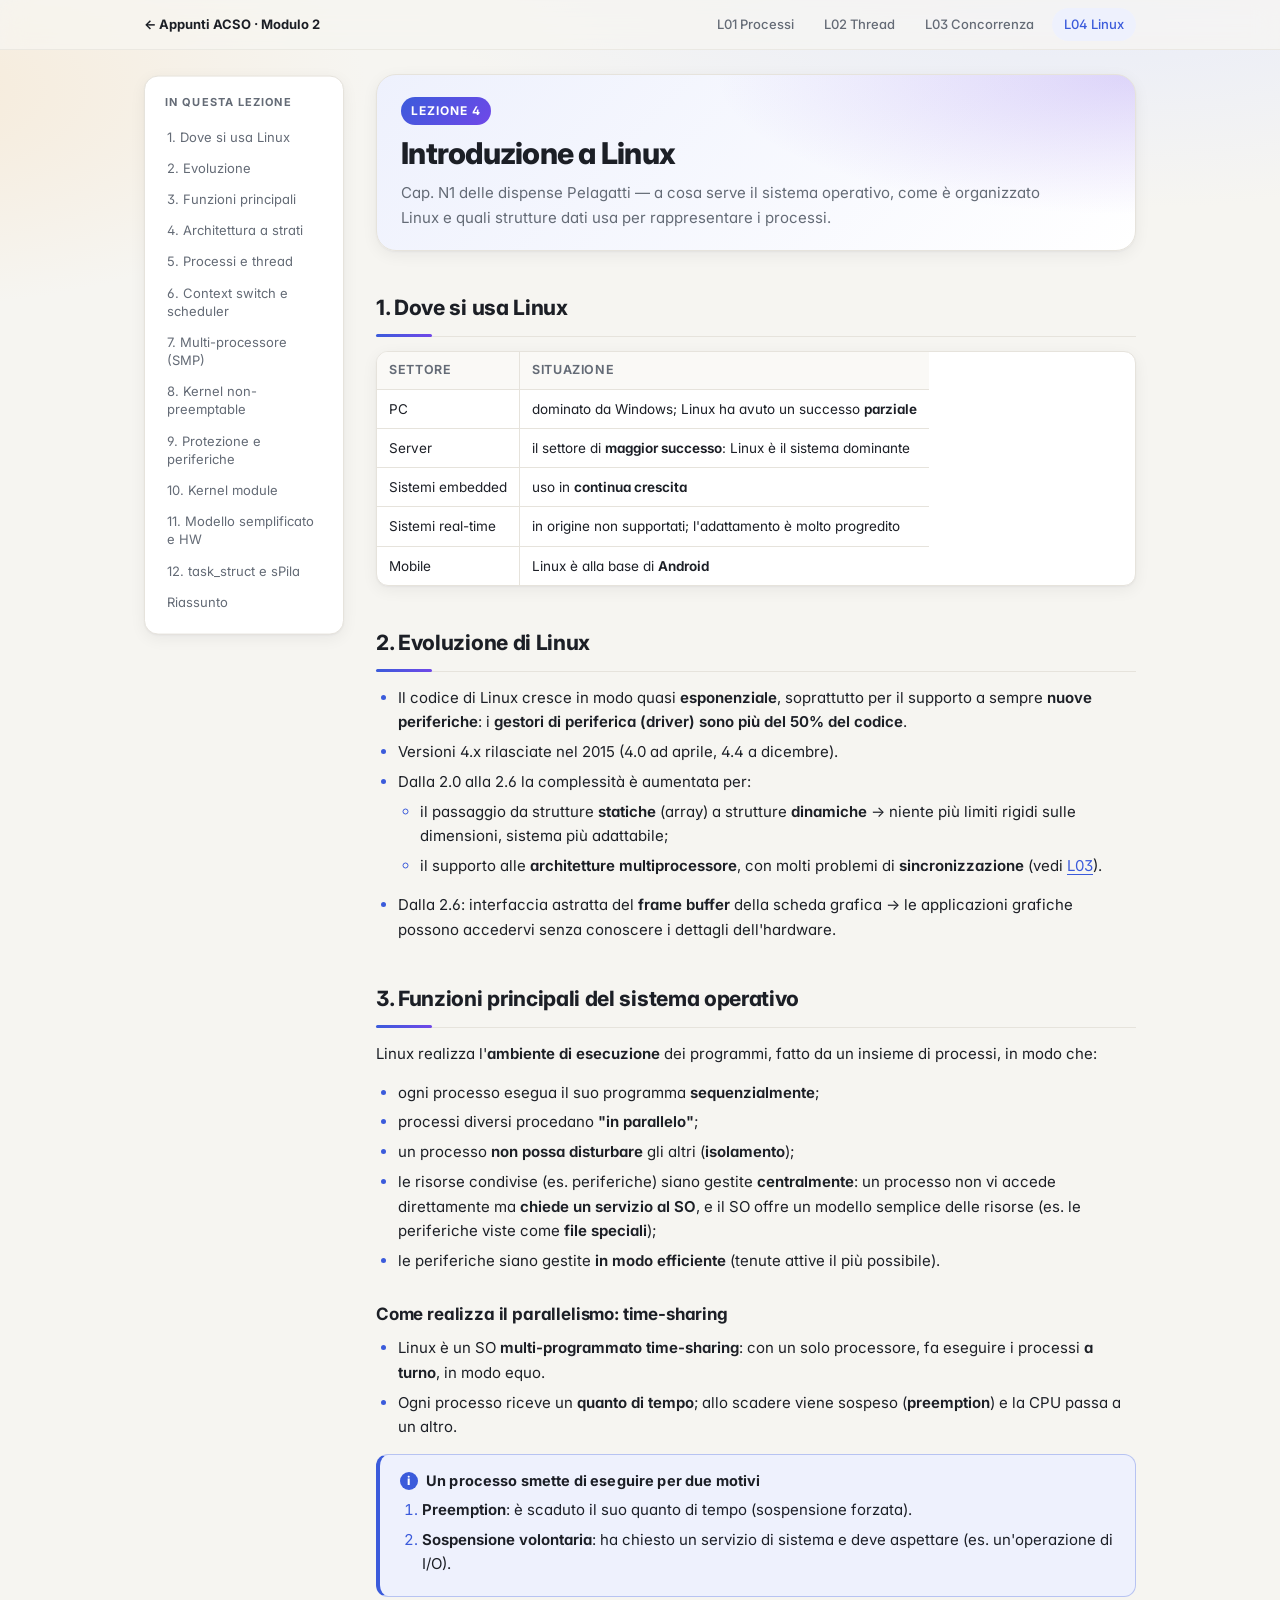
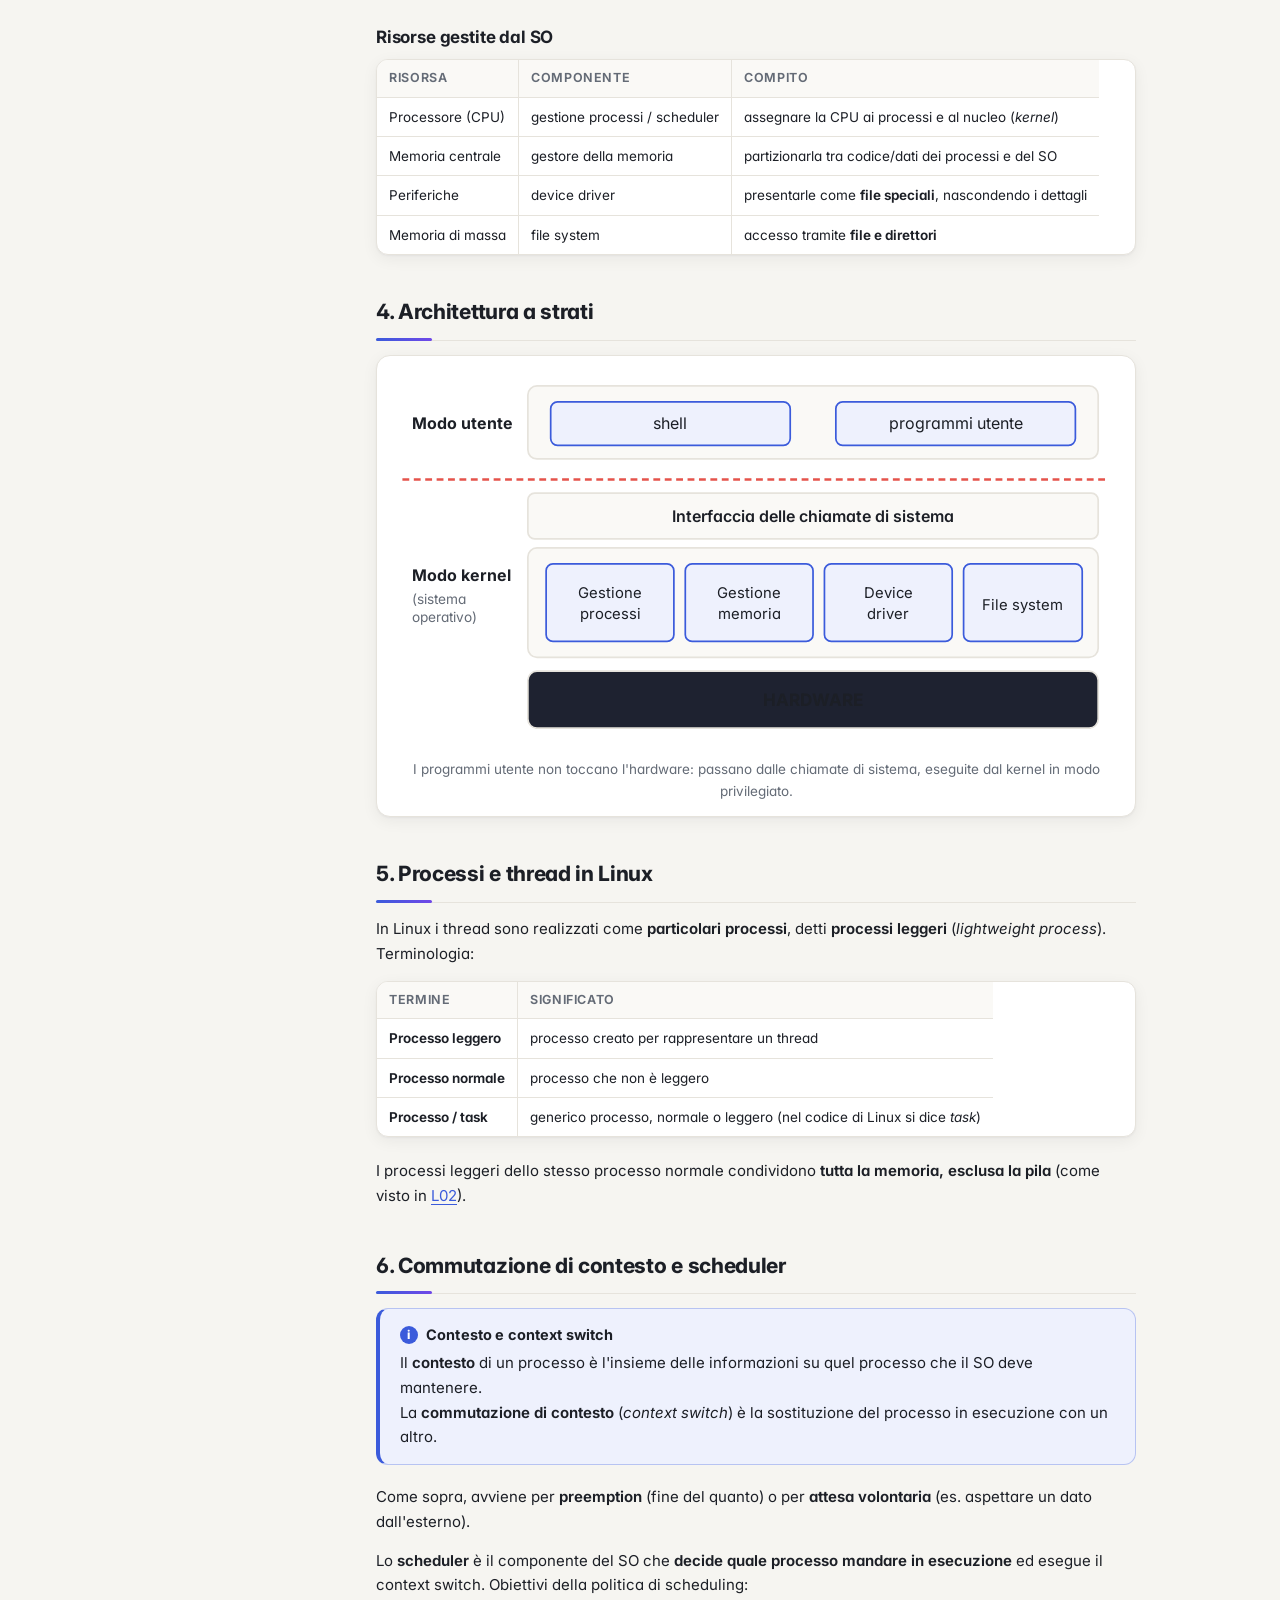
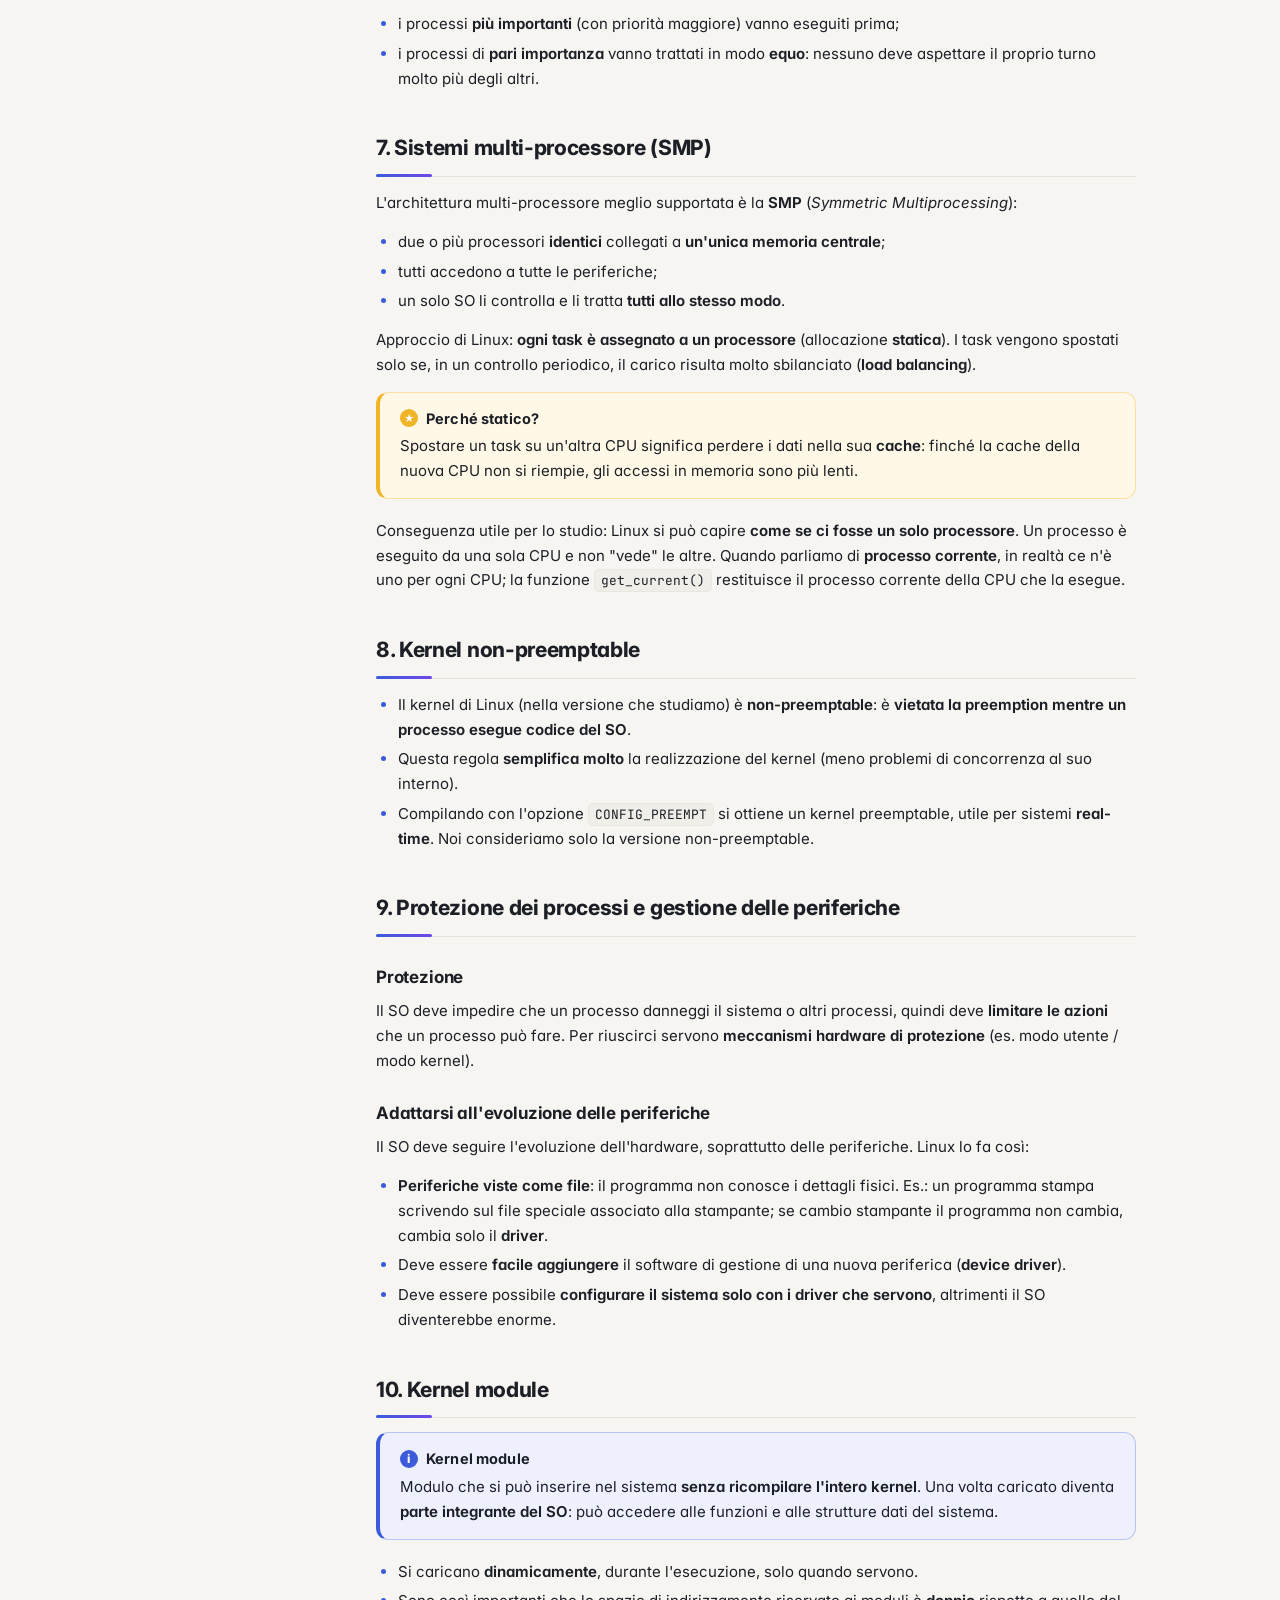
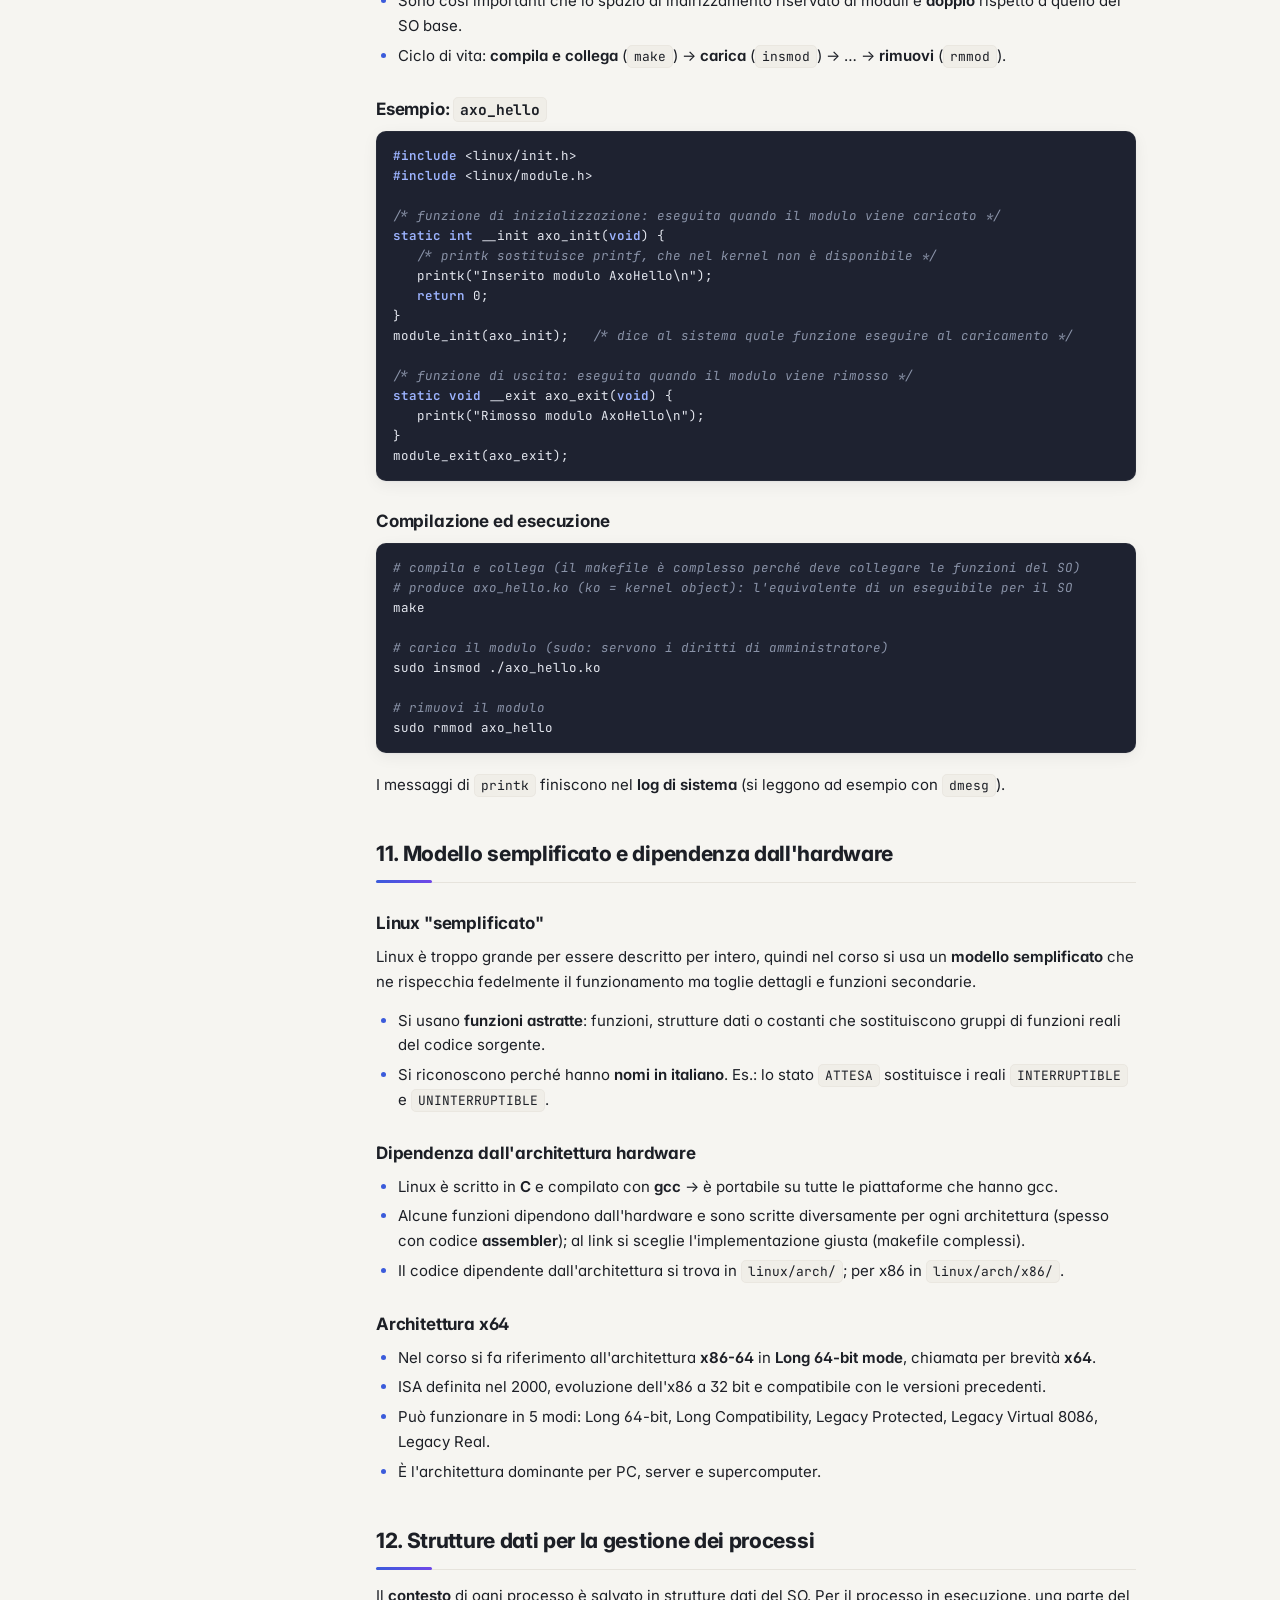
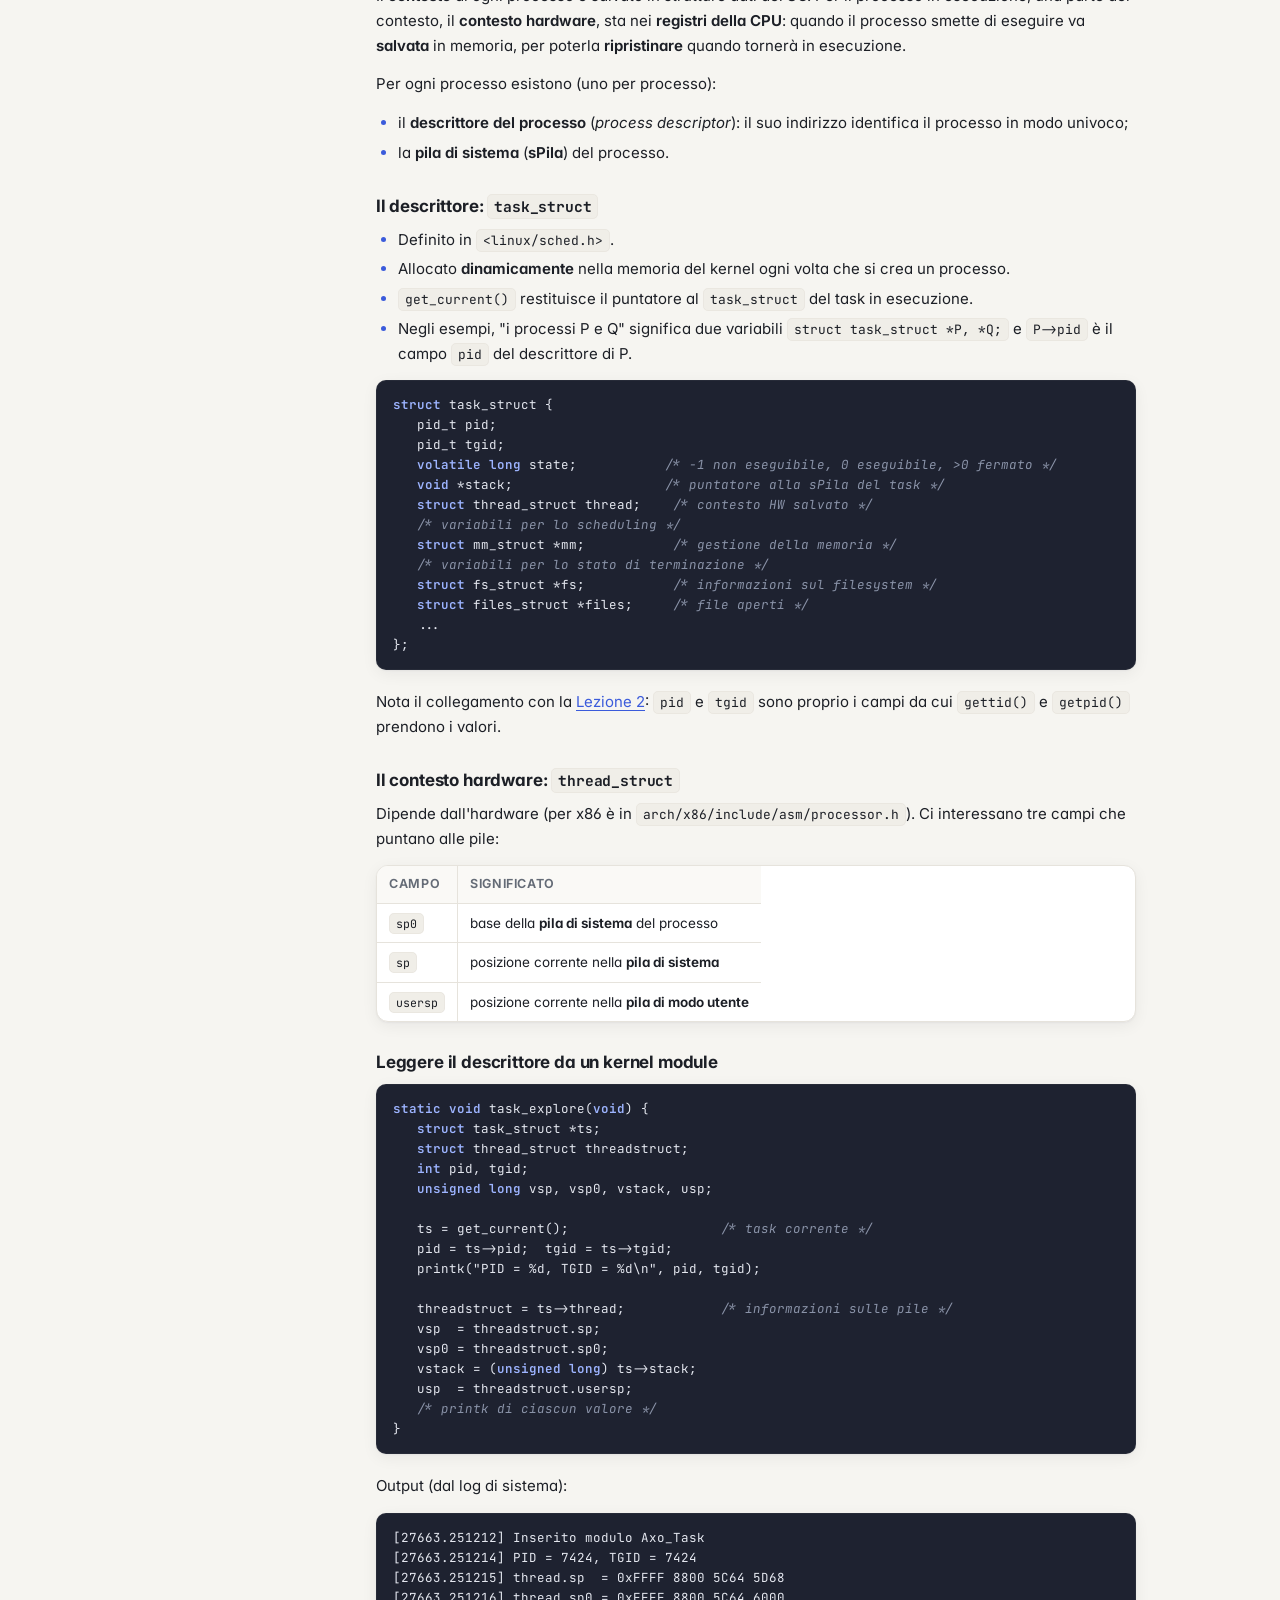
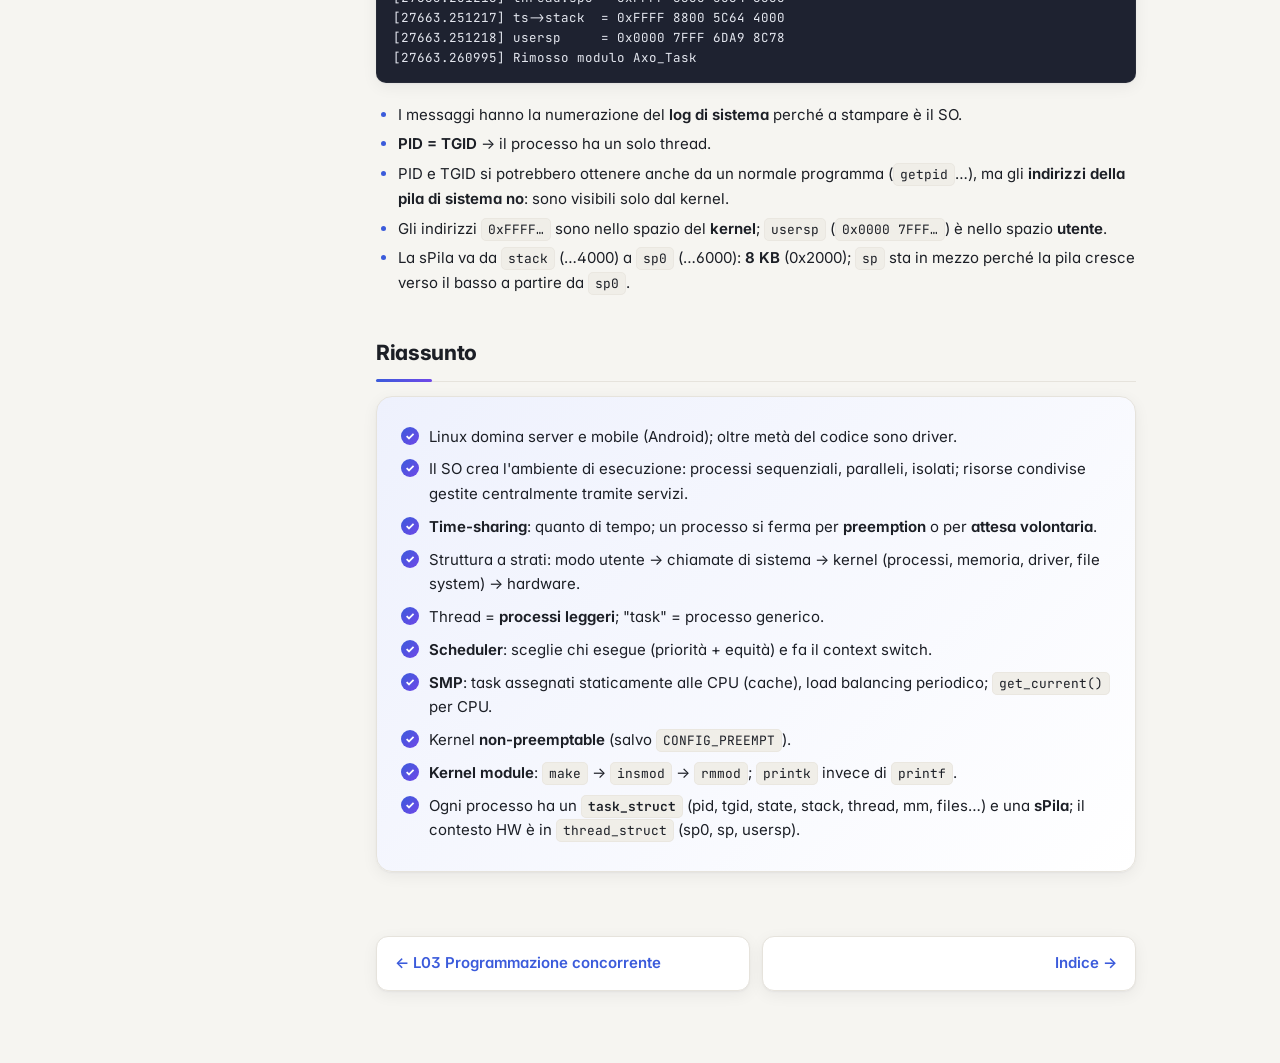
<file: capitoli/L04-introduzione-linux.html>
<!doctype html>
<html lang="it">
<head>
<meta charset="utf-8">
<meta name="viewport" content="width=device-width, initial-scale=1">
<title>L04 · Introduzione a Linux</title>
<script>(function(){var t=null;try{t=localStorage.getItem("acso-tema")}catch(e){}if(t)document.documentElement.setAttribute("data-theme",t)})();</script>
<link rel="stylesheet" href="../style/style.css">
</head>
<body>
<div class="topbar"><div class="topbar-inner">
  <a class="home" href="../index.html">← Appunti ACSO · Modulo 2</a>
  <a href="L01-processi-parallelismo.html">L01 Processi</a>
  <a href="L02-thread.html">L02 Thread</a>
  <a href="L03-programmazione-concorrente.html">L03 Concorrenza</a>
  <a class="active" href="L04-introduzione-linux.html">L04 Linux</a>
</div></div>

<div class="layout">
<nav class="toc">
  <h4>In questa lezione</h4>
  <ol>
    <li><a href="#applicazioni">1. Dove si usa Linux</a></li>
    <li><a href="#evoluzione">2. Evoluzione</a></li>
    <li><a href="#funzioni">3. Funzioni principali</a></li>
    <li><a href="#architettura">4. Architettura a strati</a></li>
    <li><a href="#processi">5. Processi e thread</a></li>
    <li><a href="#scheduler">6. Context switch e scheduler</a></li>
    <li><a href="#smp">7. Multi-processore (SMP)</a></li>
    <li><a href="#preempt">8. Kernel non-preemptable</a></li>
    <li><a href="#periferiche">9. Protezione e periferiche</a></li>
    <li><a href="#moduli">10. Kernel module</a></li>
    <li><a href="#modello">11. Modello semplificato e HW</a></li>
    <li><a href="#strutture">12. task_struct e sPila</a></li>
    <li><a href="#riassunto">Riassunto</a></li>
  </ol>
</nav>

<main>
<header class="lesson">
  <div class="tag">Lezione 4</div>
  <h1>Introduzione a Linux</h1>
  <p class="sub">Cap. N1 delle dispense Pelagatti — a cosa serve il sistema operativo, come è organizzato Linux e quali strutture dati usa per rappresentare i processi.</p>
</header>

<h2 id="applicazioni">1. Dove si usa Linux</h2>
<table>
<tr><th>Settore</th><th>Situazione</th></tr>
<tr><td>PC</td><td>dominato da Windows; Linux ha avuto un successo <strong>parziale</strong></td></tr>
<tr><td>Server</td><td>il settore di <strong>maggior successo</strong>: Linux è il sistema dominante</td></tr>
<tr><td>Sistemi embedded</td><td>uso in <strong>continua crescita</strong></td></tr>
<tr><td>Sistemi real-time</td><td>in origine non supportati; l'adattamento è molto progredito</td></tr>
<tr><td>Mobile</td><td>Linux è alla base di <strong>Android</strong></td></tr>
</table>

<h2 id="evoluzione">2. Evoluzione di Linux</h2>
<ul>
  <li>Il codice di Linux cresce in modo quasi <strong>esponenziale</strong>, soprattutto per il supporto a sempre <strong>nuove periferiche</strong>: i <strong>gestori di periferica (driver) sono più del 50% del codice</strong>.</li>
  <li>Versioni 4.x rilasciate nel 2015 (4.0 ad aprile, 4.4 a dicembre).</li>
  <li>Dalla 2.0 alla 2.6 la complessità è aumentata per:
    <ul>
      <li>il passaggio da strutture <strong>statiche</strong> (array) a strutture <strong>dinamiche</strong> → niente più limiti rigidi sulle dimensioni, sistema più adattabile;</li>
      <li>il supporto alle <strong>architetture multiprocessore</strong>, con molti problemi di <strong>sincronizzazione</strong> (vedi <a href="L03-programmazione-concorrente.html">L03</a>).</li>
    </ul>
  </li>
  <li>Dalla 2.6: interfaccia astratta del <strong>frame buffer</strong> della scheda grafica → le applicazioni grafiche possono accedervi senza conoscere i dettagli dell'hardware.</li>
</ul>

<h2 id="funzioni">3. Funzioni principali del sistema operativo</h2>
<p>Linux realizza l'<strong>ambiente di esecuzione</strong> dei programmi, fatto da un insieme di processi, in modo che:</p>
<ul>
  <li>ogni processo esegua il suo programma <strong>sequenzialmente</strong>;</li>
  <li>processi diversi procedano <strong>"in parallelo"</strong>;</li>
  <li>un processo <strong>non possa disturbare</strong> gli altri (<strong>isolamento</strong>);</li>
  <li>le risorse condivise (es. periferiche) siano gestite <strong>centralmente</strong>: un processo non vi accede direttamente ma <strong>chiede un servizio al SO</strong>, e il SO offre un modello semplice delle risorse (es. le periferiche viste come <strong>file speciali</strong>);</li>
  <li>le periferiche siano gestite <strong>in modo efficiente</strong> (tenute attive il più possibile).</li>
</ul>

<h3>Come realizza il parallelismo: time-sharing</h3>
<ul>
  <li>Linux è un SO <strong>multi-programmato time-sharing</strong>: con un solo processore, fa eseguire i processi <strong>a turno</strong>, in modo equo.</li>
  <li>Ogni processo riceve un <strong>quanto di tempo</strong>; allo scadere viene sospeso (<strong>preemption</strong>) e la CPU passa a un altro.</li>
</ul>
<div class="box def"><span class="t">Un processo smette di eseguire per due motivi</span>
<ol style="margin-bottom:0">
  <li><strong>Preemption</strong>: è scaduto il suo quanto di tempo (sospensione forzata).</li>
  <li><strong>Sospensione volontaria</strong>: ha chiesto un servizio di sistema e deve aspettare (es. un'operazione di I/O).</li>
</ol></div>

<h3>Risorse gestite dal SO</h3>
<table>
<tr><th>Risorsa</th><th>Componente</th><th>Compito</th></tr>
<tr><td>Processore (CPU)</td><td>gestione processi / scheduler</td><td>assegnare la CPU ai processi e al nucleo (<em>kernel</em>)</td></tr>
<tr><td>Memoria centrale</td><td>gestore della memoria</td><td>partizionarla tra codice/dati dei processi e del SO</td></tr>
<tr><td>Periferiche</td><td>device driver</td><td>presentarle come <strong>file speciali</strong>, nascondendo i dettagli</td></tr>
<tr><td>Memoria di massa</td><td>file system</td><td>accesso tramite <strong>file e direttori</strong></td></tr>
</table>

<h2 id="architettura">4. Architettura a strati</h2>
<figure>
<svg viewBox="0 0 640 330" role="img" aria-label="Struttura a strati di Linux: modo utente con shell e programmi; interfaccia chiamate di sistema; modo kernel con gestione processi, memoria, device driver e file system; hardware">
  <rect x="120" y="14" width="500" height="64" rx="8" class="svg-box"/>
  <rect x="140" y="28" width="210" height="38" rx="6" class="svg-acc"/><text x="245" y="52" text-anchor="middle" class="svg-text" font-size="14">shell</text>
  <rect x="390" y="28" width="210" height="38" rx="6" class="svg-acc"/><text x="495" y="52" text-anchor="middle" class="svg-text" font-size="14">programmi utente</text>
  <text x="18" y="52" class="svg-text" font-size="14" font-weight="700">Modo utente</text>
  <line x1="10" y1="96" x2="630" y2="96" style="stroke:var(--warn-border);stroke-width:2;stroke-dasharray:6 4"/>
  <rect x="120" y="108" width="500" height="40" rx="6" class="svg-box"/><text x="370" y="133" text-anchor="middle" class="svg-text" font-size="14" font-weight="600">Interfaccia delle chiamate di sistema</text>
  <rect x="120" y="156" width="500" height="96" rx="8" class="svg-box"/>
  <rect x="136" y="170" width="112" height="68" rx="6" class="svg-acc"/><text x="192" y="200" text-anchor="middle" class="svg-text" font-size="13">Gestione</text><text x="192" y="218" text-anchor="middle" class="svg-text" font-size="13">processi</text>
  <rect x="258" y="170" width="112" height="68" rx="6" class="svg-acc"/><text x="314" y="200" text-anchor="middle" class="svg-text" font-size="13">Gestione</text><text x="314" y="218" text-anchor="middle" class="svg-text" font-size="13">memoria</text>
  <rect x="380" y="170" width="112" height="68" rx="6" class="svg-acc"/><text x="436" y="200" text-anchor="middle" class="svg-text" font-size="13">Device</text><text x="436" y="218" text-anchor="middle" class="svg-text" font-size="13">driver</text>
  <rect x="502" y="170" width="104" height="68" rx="6" class="svg-acc"/><text x="554" y="210" text-anchor="middle" class="svg-text" font-size="13">File system</text>
  <text x="18" y="185" class="svg-text" font-size="14" font-weight="700">Modo kernel</text>
  <text x="18" y="205" class="svg-muted" font-size="12">(sistema</text>
  <text x="18" y="221" class="svg-muted" font-size="12">operativo)</text>
  <rect x="120" y="264" width="500" height="50" rx="8" style="fill:var(--code-bg);stroke:var(--border);stroke-width:1.5"/><text x="370" y="295" text-anchor="middle" class="svg-text" font-size="15" font-weight="700">HARDWARE</text>
</svg>
<figcaption>I programmi utente non toccano l'hardware: passano dalle chiamate di sistema, eseguite dal kernel in modo privilegiato.</figcaption>
</figure>

<h2 id="processi">5. Processi e thread in Linux</h2>
<p>In Linux i thread sono realizzati come <strong>particolari processi</strong>, detti <strong>processi leggeri</strong> (<em>lightweight process</em>). Terminologia:</p>
<table>
<tr><th>Termine</th><th>Significato</th></tr>
<tr><td><strong>Processo leggero</strong></td><td>processo creato per rappresentare un thread</td></tr>
<tr><td><strong>Processo normale</strong></td><td>processo che non è leggero</td></tr>
<tr><td><strong>Processo / task</strong></td><td>generico processo, normale o leggero (nel codice di Linux si dice <em>task</em>)</td></tr>
</table>
<p>I processi leggeri dello stesso processo normale condividono <strong>tutta la memoria, esclusa la pila</strong> (come visto in <a href="L02-thread.html#memoria">L02</a>).</p>

<h2 id="scheduler">6. Commutazione di contesto e scheduler</h2>
<div class="box def"><span class="t">Contesto e context switch</span>
Il <strong>contesto</strong> di un processo è l'insieme delle informazioni su quel processo che il SO deve mantenere.<br>
La <strong>commutazione di contesto</strong> (<em>context switch</em>) è la sostituzione del processo in esecuzione con un altro.</div>
<p>Come sopra, avviene per <strong>preemption</strong> (fine del quanto) o per <strong>attesa volontaria</strong> (es. aspettare un dato dall'esterno).</p>
<p>Lo <strong>scheduler</strong> è il componente del SO che <strong>decide quale processo mandare in esecuzione</strong> ed esegue il context switch. Obiettivi della politica di scheduling:</p>
<ul>
  <li>i processi <strong>più importanti</strong> (con priorità maggiore) vanno eseguiti prima;</li>
  <li>i processi di <strong>pari importanza</strong> vanno trattati in modo <strong>equo</strong>: nessuno deve aspettare il proprio turno molto più degli altri.</li>
</ul>

<h2 id="smp">7. Sistemi multi-processore (SMP)</h2>
<p>L'architettura multi-processore meglio supportata è la <strong>SMP</strong> (<em>Symmetric Multiprocessing</em>):</p>
<ul>
  <li>due o più processori <strong>identici</strong> collegati a <strong>un'unica memoria centrale</strong>;</li>
  <li>tutti accedono a tutte le periferiche;</li>
  <li>un solo SO li controlla e li tratta <strong>tutti allo stesso modo</strong>.</li>
</ul>
<p>Approccio di Linux: <strong>ogni task è assegnato a un processore</strong> (allocazione <strong>statica</strong>). I task vengono spostati solo se, in un controllo periodico, il carico risulta molto sbilanciato (<strong>load balancing</strong>).</p>
<div class="box note"><span class="t">Perché statico?</span>
Spostare un task su un'altra CPU significa perdere i dati nella sua <strong>cache</strong>: finché la cache della nuova CPU non si riempie, gli accessi in memoria sono più lenti.</div>
<p>Conseguenza utile per lo studio: Linux si può capire <strong>come se ci fosse un solo processore</strong>. Un processo è eseguito da una sola CPU e non "vede" le altre. Quando parliamo di <strong>processo corrente</strong>, in realtà ce n'è uno per ogni CPU; la funzione <code>get_current()</code> restituisce il processo corrente della CPU che la esegue.</p>

<h2 id="preempt">8. Kernel non-preemptable</h2>
<ul>
  <li>Il kernel di Linux (nella versione che studiamo) è <strong>non-preemptable</strong>: è <strong>vietata la preemption mentre un processo esegue codice del SO</strong>.</li>
  <li>Questa regola <strong>semplifica molto</strong> la realizzazione del kernel (meno problemi di concorrenza al suo interno).</li>
  <li>Compilando con l'opzione <code>CONFIG_PREEMPT</code> si ottiene un kernel preemptable, utile per sistemi <strong>real-time</strong>. Noi consideriamo solo la versione non-preemptable.</li>
</ul>

<h2 id="periferiche">9. Protezione dei processi e gestione delle periferiche</h2>
<h3>Protezione</h3>
<p>Il SO deve impedire che un processo danneggi il sistema o altri processi, quindi deve <strong>limitare le azioni</strong> che un processo può fare. Per riuscirci servono <strong>meccanismi hardware di protezione</strong> (es. modo utente / modo kernel).</p>
<h3>Adattarsi all'evoluzione delle periferiche</h3>
<p>Il SO deve seguire l'evoluzione dell'hardware, soprattutto delle periferiche. Linux lo fa così:</p>
<ul>
  <li><strong>Periferiche viste come file</strong>: il programma non conosce i dettagli fisici. Es.: un programma stampa scrivendo sul file speciale associato alla stampante; se cambio stampante il programma non cambia, cambia solo il <strong>driver</strong>.</li>
  <li>Deve essere <strong>facile aggiungere</strong> il software di gestione di una nuova periferica (<strong>device driver</strong>).</li>
  <li>Deve essere possibile <strong>configurare il sistema solo con i driver che servono</strong>, altrimenti il SO diventerebbe enorme.</li>
</ul>

<h2 id="moduli">10. Kernel module</h2>
<div class="box def"><span class="t">Kernel module</span>
Modulo che si può inserire nel sistema <strong>senza ricompilare l'intero kernel</strong>. Una volta caricato diventa <strong>parte integrante del SO</strong>: può accedere alle funzioni e alle strutture dati del sistema.</div>
<ul>
  <li>Si caricano <strong>dinamicamente</strong>, durante l'esecuzione, solo quando servono.</li>
  <li>Sono così importanti che lo spazio di indirizzamento riservato ai moduli è <strong>doppio</strong> rispetto a quello del SO base.</li>
  <li>Ciclo di vita: <strong>compila e collega</strong> (<code>make</code>) → <strong>carica</strong> (<code>insmod</code>) → … → <strong>rimuovi</strong> (<code>rmmod</code>).</li>
</ul>
<h3>Esempio: <code>axo_hello</code></h3>
<pre><code><span class="k">#include</span> &lt;linux/init.h&gt;
<span class="k">#include</span> &lt;linux/module.h&gt;

<span class="c">/* funzione di inizializzazione: eseguita quando il modulo viene caricato */</span>
<span class="k">static int</span> __init axo_init(<span class="k">void</span>) {
   <span class="c">/* printk sostituisce printf, che nel kernel non è disponibile */</span>
   printk("Inserito modulo AxoHello\n");
   <span class="k">return</span> 0;
}
module_init(axo_init);   <span class="c">/* dice al sistema quale funzione eseguire al caricamento */</span>

<span class="c">/* funzione di uscita: eseguita quando il modulo viene rimosso */</span>
<span class="k">static void</span> __exit axo_exit(<span class="k">void</span>) {
   printk("Rimosso modulo AxoHello\n");
}
module_exit(axo_exit);</code></pre>
<h3>Compilazione ed esecuzione</h3>
<pre><code><span class="c"># compila e collega (il makefile è complesso perché deve collegare le funzioni del SO)</span>
<span class="c"># produce axo_hello.ko (ko = kernel object): l'equivalente di un eseguibile per il SO</span>
make

<span class="c"># carica il modulo (sudo: servono i diritti di amministratore)</span>
sudo insmod ./axo_hello.ko

<span class="c"># rimuovi il modulo</span>
sudo rmmod axo_hello</code></pre>
<p>I messaggi di <code>printk</code> finiscono nel <strong>log di sistema</strong> (si leggono ad esempio con <code>dmesg</code>).</p>

<h2 id="modello">11. Modello semplificato e dipendenza dall'hardware</h2>
<h3>Linux "semplificato"</h3>
<p>Linux è troppo grande per essere descritto per intero, quindi nel corso si usa un <strong>modello semplificato</strong> che ne rispecchia fedelmente il funzionamento ma toglie dettagli e funzioni secondarie.</p>
<ul>
  <li>Si usano <strong>funzioni astratte</strong>: funzioni, strutture dati o costanti che sostituiscono gruppi di funzioni reali del codice sorgente.</li>
  <li>Si riconoscono perché hanno <strong>nomi in italiano</strong>. Es.: lo stato <code>ATTESA</code> sostituisce i reali <code>INTERRUPTIBLE</code> e <code>UNINTERRUPTIBLE</code>.</li>
</ul>
<h3>Dipendenza dall'architettura hardware</h3>
<ul>
  <li>Linux è scritto in <strong>C</strong> e compilato con <strong>gcc</strong> → è portabile su tutte le piattaforme che hanno gcc.</li>
  <li>Alcune funzioni dipendono dall'hardware e sono scritte diversamente per ogni architettura (spesso con codice <strong>assembler</strong>); al link si sceglie l'implementazione giusta (makefile complessi).</li>
  <li>Il codice dipendente dall'architettura si trova in <code>linux/arch/</code>; per x86 in <code>linux/arch/x86/</code>.</li>
</ul>
<h3>Architettura x64</h3>
<ul>
  <li>Nel corso si fa riferimento all'architettura <strong>x86-64</strong> in <strong>Long 64-bit mode</strong>, chiamata per brevità <strong>x64</strong>.</li>
  <li>ISA definita nel 2000, evoluzione dell'x86 a 32 bit e compatibile con le versioni precedenti.</li>
  <li>Può funzionare in 5 modi: Long 64-bit, Long Compatibility, Legacy Protected, Legacy Virtual 8086, Legacy Real.</li>
  <li>È l'architettura dominante per PC, server e supercomputer.</li>
</ul>

<h2 id="strutture">12. Strutture dati per la gestione dei processi</h2>
<p>Il <strong>contesto</strong> di ogni processo è salvato in strutture dati del SO. Per il processo in esecuzione, una parte del contesto, il <strong>contesto hardware</strong>, sta nei <strong>registri della CPU</strong>: quando il processo smette di eseguire va <strong>salvata</strong> in memoria, per poterla <strong>ripristinare</strong> quando tornerà in esecuzione.</p>
<p>Per ogni processo esistono (uno per processo):</p>
<ul>
  <li>il <strong>descrittore del processo</strong> (<em>process descriptor</em>): il suo indirizzo identifica il processo in modo univoco;</li>
  <li>la <strong>pila di sistema</strong> (<strong>sPila</strong>) del processo.</li>
</ul>

<h3>Il descrittore: <code>task_struct</code></h3>
<ul>
  <li>Definito in <code>&lt;linux/sched.h&gt;</code>.</li>
  <li>Allocato <strong>dinamicamente</strong> nella memoria del kernel ogni volta che si crea un processo.</li>
  <li><code>get_current()</code> restituisce il puntatore al <code>task_struct</code> del task in esecuzione.</li>
  <li>Negli esempi, "i processi P e Q" significa due variabili <code>struct task_struct *P, *Q;</code> e <code>P-&gt;pid</code> è il campo <code>pid</code> del descrittore di P.</li>
</ul>
<pre><code><span class="k">struct</span> task_struct {
   pid_t pid;
   pid_t tgid;
   <span class="k">volatile long</span> state;           <span class="c">/* -1 non eseguibile, 0 eseguibile, &gt;0 fermato */</span>
   <span class="k">void</span> *stack;                   <span class="c">/* puntatore alla sPila del task */</span>
   <span class="k">struct</span> thread_struct thread;    <span class="c">/* contesto HW salvato */</span>
   <span class="c">/* variabili per lo scheduling */</span>
   <span class="k">struct</span> mm_struct *mm;           <span class="c">/* gestione della memoria */</span>
   <span class="c">/* variabili per lo stato di terminazione */</span>
   <span class="k">struct</span> fs_struct *fs;           <span class="c">/* informazioni sul filesystem */</span>
   <span class="k">struct</span> files_struct *files;     <span class="c">/* file aperti */</span>
   ...
};</code></pre>
<p>Nota il collegamento con la <a href="L02-thread.html#id">Lezione 2</a>: <code>pid</code> e <code>tgid</code> sono proprio i campi da cui <code>gettid()</code> e <code>getpid()</code> prendono i valori.</p>

<h3>Il contesto hardware: <code>thread_struct</code></h3>
<p>Dipende dall'hardware (per x86 è in <code>arch/x86/include/asm/processor.h</code>). Ci interessano tre campi che puntano alle pile:</p>
<table>
<tr><th>Campo</th><th>Significato</th></tr>
<tr><td><code>sp0</code></td><td>base della <strong>pila di sistema</strong> del processo</td></tr>
<tr><td><code>sp</code></td><td>posizione corrente nella <strong>pila di sistema</strong></td></tr>
<tr><td><code>usersp</code></td><td>posizione corrente nella <strong>pila di modo utente</strong></td></tr>
</table>

<h3>Leggere il descrittore da un kernel module</h3>
<pre><code><span class="k">static void</span> task_explore(<span class="k">void</span>) {
   <span class="k">struct</span> task_struct *ts;
   <span class="k">struct</span> thread_struct threadstruct;
   <span class="k">int</span> pid, tgid;
   <span class="k">unsigned long</span> vsp, vsp0, vstack, usp;

   ts = get_current();                   <span class="c">/* task corrente */</span>
   pid = ts-&gt;pid;  tgid = ts-&gt;tgid;
   printk("PID = %d, TGID = %d\n", pid, tgid);

   threadstruct = ts-&gt;thread;            <span class="c">/* informazioni sulle pile */</span>
   vsp  = threadstruct.sp;
   vsp0 = threadstruct.sp0;
   vstack = (<span class="k">unsigned long</span>) ts-&gt;stack;
   usp  = threadstruct.usersp;
   <span class="c">/* printk di ciascun valore */</span>
}</code></pre>
<p>Output (dal log di sistema):</p>
<pre><code>[27663.251212] Inserito modulo Axo_Task
[27663.251214] PID = 7424, TGID = 7424
[27663.251215] thread.sp  = 0xFFFF 8800 5C64 5D68
[27663.251216] thread.sp0 = 0xFFFF 8800 5C64 6000
[27663.251217] ts-&gt;stack  = 0xFFFF 8800 5C64 4000
[27663.251218] usersp     = 0x0000 7FFF 6DA9 8C78
[27663.260995] Rimosso modulo Axo_Task</code></pre>
<ul>
  <li>I messaggi hanno la numerazione del <strong>log di sistema</strong> perché a stampare è il SO.</li>
  <li><strong>PID = TGID</strong> → il processo ha un solo thread.</li>
  <li>PID e TGID si potrebbero ottenere anche da un normale programma (<code>getpid</code>…), ma gli <strong>indirizzi della pila di sistema no</strong>: sono visibili solo dal kernel.</li>
  <li>Gli indirizzi <code>0xFFFF…</code> sono nello spazio del <strong>kernel</strong>; <code>usersp</code> (<code>0x0000 7FFF…</code>) è nello spazio <strong>utente</strong>.</li>
  <li>La sPila va da <code>stack</code> (…4000) a <code>sp0</code> (…6000): <strong>8 KB</strong> (0x2000); <code>sp</code> sta in mezzo perché la pila cresce verso il basso a partire da <code>sp0</code>.</li>
</ul>

<h2 id="riassunto">Riassunto</h2>
<div class="summary"><ul>
  <li>Linux domina server e mobile (Android); oltre metà del codice sono driver.</li>
  <li>Il SO crea l'ambiente di esecuzione: processi sequenziali, paralleli, isolati; risorse condivise gestite centralmente tramite servizi.</li>
  <li><strong>Time-sharing</strong>: quanto di tempo; un processo si ferma per <strong>preemption</strong> o per <strong>attesa volontaria</strong>.</li>
  <li>Struttura a strati: modo utente → chiamate di sistema → kernel (processi, memoria, driver, file system) → hardware.</li>
  <li>Thread = <strong>processi leggeri</strong>; "task" = processo generico.</li>
  <li><strong>Scheduler</strong>: sceglie chi esegue (priorità + equità) e fa il context switch.</li>
  <li><strong>SMP</strong>: task assegnati staticamente alle CPU (cache), load balancing periodico; <code>get_current()</code> per CPU.</li>
  <li>Kernel <strong>non-preemptable</strong> (salvo <code>CONFIG_PREEMPT</code>).</li>
  <li><strong>Kernel module</strong>: <code>make</code> → <code>insmod</code> → <code>rmmod</code>; <code>printk</code> invece di <code>printf</code>.</li>
  <li>Ogni processo ha un <strong><code>task_struct</code></strong> (pid, tgid, state, stack, thread, mm, files…) e una <strong>sPila</strong>; il contesto HW è in <code>thread_struct</code> (sp0, sp, usersp).</li>
</ul></div>

<div class="pager">
  <a href="L03-programmazione-concorrente.html">← L03 Programmazione concorrente</a>
  <a href="../index.html">Indice →</a>
</div>
</main>
</div>
</body>
</html>
</file>
<file: style/home.css>
/* ==========================================================================
   ACSO — pagina indice
   Stile ispirato agli appunti di Chimica Generale: topbar sfumata,
   hero a scheda, lezioni con accento colorato, tema chiaro/scuro.
   ========================================================================== */

:root {
  color-scheme: light;
  --hue: 224;

  --font-sans: ui-sans-serif, system-ui, -apple-system, "Segoe UI", Roboto,
    "Helvetica Neue", Arial, sans-serif;
  --font-display: "Iowan Old Style", "Palatino Linotype", Palatino, "Book Antiqua",
    Georgia, serif;
  --font-mono: ui-monospace, "SF Mono", "Cascadia Mono", Menlo, Consolas, monospace;

  --bg: #f6f8fa;
  --bg-tint: hsl(var(--hue) 70% 50% / 0.07);
  --surface: #ffffff;
  --surface-2: #f0f3f7;
  --ink: #17212b;
  --ink-soft: #435263;
  --muted: #5f7080;
  --line: #e2e8f0;
  --line-strong: #c8d2dd;

  --radius-sm: 10px;
  --radius: 14px;
  --radius-lg: 22px;

  --shadow-sm: 0 1px 2px rgb(15 23 42 / 0.06);
  --shadow: 0 2px 4px rgb(15 23 42 / 0.04), 0 18px 40px -24px rgb(15 23 42 / 0.35);
  --shadow-lift: 0 4px 8px rgb(15 23 42 / 0.05), 0 28px 50px -26px rgb(15 23 42 / 0.4);

  --topbar-bg: rgb(255 255 255 / 0.82);
  --maxw: 1080px;
  --pad: clamp(1rem, 4vw, 2.5rem);
  --ease: cubic-bezier(0.22, 0.61, 0.36, 1);

  /* colori dei riquadri usati negli appunti (legenda) */
  --c-def: hsl(224 70% 52%);
  --c-note: #d99a0b;
  --c-warn: #d9443b;
  --c-ok: #2f9e44;
}

[data-hue="blue"]   { --hue: 212; }
[data-hue="violet"] { --hue: 266; }
[data-hue="orange"] { --hue: 24; }
[data-hue="green"]  { --hue: 152; }
[data-hue="indigo"] { --hue: 236; }

:root,
[data-hue] {
  --accent: hsl(var(--hue) 68% 42%);
  --accent-strong: hsl(var(--hue) 72% 30%);
  --accent-soft: hsl(var(--hue) 72% 96%);
  --accent-line: hsl(var(--hue) 58% 84%);
}

@media (prefers-color-scheme: dark) {
  :root:not([data-theme="light"]) {
    color-scheme: dark;
    --bg: #0d1319;
    --bg-tint: hsl(var(--hue) 80% 60% / 0.12);
    --surface: #141d25;
    --surface-2: #1a2530;
    --ink: #e8eef4;
    --ink-soft: #b9c6d3;
    --muted: #93a3b5;
    --line: #25313d;
    --line-strong: #384858;
    --shadow-sm: 0 1px 2px rgb(0 0 0 / 0.35);
    --shadow: 0 2px 4px rgb(0 0 0 / 0.3), 0 24px 48px -30px rgb(0 0 0 / 0.85);
    --shadow-lift: 0 6px 12px rgb(0 0 0 / 0.35), 0 32px 56px -30px rgb(0 0 0 / 0.9);
    --topbar-bg: rgb(13 19 25 / 0.82);
    --c-def: hsl(224 80% 70%);
    --c-note: #fbbf24;
    --c-warn: #f87171;
    --c-ok: #4ade80;
  }
  :root:not([data-theme="light"]),
  :root:not([data-theme="light"]) [data-hue] {
    --accent: hsl(var(--hue) 76% 68%);
    --accent-strong: hsl(var(--hue) 84% 80%);
    --accent-soft: hsl(var(--hue) 42% 17%);
    --accent-line: hsl(var(--hue) 32% 32%);
  }
}

:root[data-theme="dark"] {
  color-scheme: dark;
  --bg: #0d1319;
  --bg-tint: hsl(var(--hue) 80% 60% / 0.12);
  --surface: #141d25;
  --surface-2: #1a2530;
  --ink: #e8eef4;
  --ink-soft: #b9c6d3;
  --muted: #93a3b5;
  --line: #25313d;
  --line-strong: #384858;
  --shadow-sm: 0 1px 2px rgb(0 0 0 / 0.35);
  --shadow: 0 2px 4px rgb(0 0 0 / 0.3), 0 24px 48px -30px rgb(0 0 0 / 0.85);
  --shadow-lift: 0 6px 12px rgb(0 0 0 / 0.35), 0 32px 56px -30px rgb(0 0 0 / 0.9);
  --topbar-bg: rgb(13 19 25 / 0.82);
  --c-def: hsl(224 80% 70%);
  --c-note: #fbbf24;
  --c-warn: #f87171;
  --c-ok: #4ade80;
}
:root[data-theme="dark"],
:root[data-theme="dark"] [data-hue] {
  --accent: hsl(var(--hue) 76% 68%);
  --accent-strong: hsl(var(--hue) 84% 80%);
  --accent-soft: hsl(var(--hue) 42% 17%);
  --accent-line: hsl(var(--hue) 32% 32%);
}

/* --------------------------------------------------------------------------
   Base
   -------------------------------------------------------------------------- */

*, *::before, *::after { box-sizing: border-box; }
[hidden] { display: none !important; }

html {
  -webkit-text-size-adjust: 100%;
  background: var(--bg);
  overflow-x: hidden;
}

body {
  margin: 0;
  min-height: 100vh;
  font-family: var(--font-sans);
  font-size: 1rem;
  line-height: 1.6;
  color: var(--ink);
  background-color: var(--bg);
  background-image: radial-gradient(1100px 520px at 50% -10%, var(--bg-tint), transparent 65%);
  background-repeat: no-repeat;
  -webkit-font-smoothing: antialiased;
  overflow-x: hidden;
}

a { color: var(--accent); }
a:focus-visible, button:focus-visible {
  outline: none;
  box-shadow: 0 0 0 3px hsl(var(--hue) 80% 50% / 0.3);
}

code {
  font-family: var(--font-mono);
  font-size: 0.86em;
  padding: 0.08em 0.36em;
  border-radius: 5px;
  background: var(--surface-2);
  color: var(--ink);
}

/* --------------------------------------------------------------------------
   Topbar
   -------------------------------------------------------------------------- */

.skip-link {
  position: absolute;
  top: -100px;
  left: 1rem;
  z-index: 100;
  padding: 0.6rem 0.9rem;
  border-radius: 0 0 var(--radius-sm) var(--radius-sm);
  background: var(--ink);
  color: var(--bg);
  font-size: 0.88rem;
  font-weight: 600;
  text-decoration: none;
}
.skip-link:focus { top: 0; }

.topbar {
  position: sticky;
  top: 0;
  z-index: 50;
  border-bottom: 1px solid var(--line);
  background: var(--topbar-bg);
  -webkit-backdrop-filter: blur(14px) saturate(1.4);
  backdrop-filter: blur(14px) saturate(1.4);
}

.topbar__inner {
  display: flex;
  align-items: center;
  gap: 0.85rem;
  max-width: calc(var(--maxw) + var(--pad) * 2);
  margin: 0 auto;
  padding: 0.6rem var(--pad);
}

.brand {
  display: inline-flex;
  align-items: center;
  gap: 0.6rem;
  color: var(--ink);
  text-decoration: none;
}
.brand__mark { flex: none; width: 30px; height: 30px; color: var(--accent); }
.brand__text { display: flex; flex-direction: column; line-height: 1.08; }
.brand__text strong { font-size: 0.92rem; letter-spacing: -0.01em; }
.brand__text span {
  margin-top: 0.15rem;
  color: var(--muted);
  font-size: 0.64rem;
  font-weight: 600;
  letter-spacing: 0.12em;
  text-transform: uppercase;
}

.topnav {
  display: flex;
  gap: 0.2rem;
  margin-left: auto;
  font-size: 0.84rem;
}
.topnav a {
  padding: 0.3rem 0.6rem;
  border-radius: 999px;
  color: var(--muted);
  text-decoration: none;
  font-weight: 600;
  font-family: var(--font-mono);
  font-size: 0.78rem;
}
.topnav a:hover { background: var(--accent-soft); color: var(--accent-strong); }

.theme-toggle {
  display: grid;
  flex: none;
  place-items: center;
  width: 36px;
  height: 36px;
  padding: 0;
  border: 1px solid var(--line);
  border-radius: 50%;
  background: var(--surface);
  color: var(--ink-soft);
  cursor: pointer;
  transition: color 0.15s, border-color 0.15s, background-color 0.15s;
}
.theme-toggle:hover {
  border-color: var(--accent-line);
  background: var(--accent-soft);
  color: var(--accent-strong);
}
.theme-toggle svg { width: 17px; height: 17px; }
.theme-toggle .icon--sun { display: none; }
.is-dark .theme-toggle .icon--sun { display: block; }
.is-dark .theme-toggle .icon--moon { display: none; }

/* --------------------------------------------------------------------------
   Pagina
   -------------------------------------------------------------------------- */

.page {
  max-width: calc(var(--maxw) + var(--pad) * 2);
  margin: 0 auto;
  padding: 2rem var(--pad) 3.5rem;
}

.hero {
  position: relative;
  margin-bottom: 1.4rem;
  padding: clamp(1.8rem, 4.5vw, 3.2rem);
  overflow: hidden;
  border: 1px solid var(--line);
  border-radius: var(--radius-lg);
  background: var(--surface);
  box-shadow: var(--shadow);
}
.hero::before {
  content: "";
  position: absolute;
  inset: 0 0 auto;
  height: 5px;
  background: linear-gradient(90deg, var(--accent), hsl(var(--hue) 82% 62% / 0.35));
}
.hero::after {
  content: "";
  position: absolute;
  top: -150px;
  right: -130px;
  width: 330px;
  height: 330px;
  border-radius: 50%;
  background: radial-gradient(circle, hsl(var(--hue) 82% 55% / 0.16), transparent 70%);
  pointer-events: none;
}
.hero > * { position: relative; z-index: 1; }

.hero__kicker {
  display: inline-flex;
  align-items: center;
  gap: 0.6rem;
  margin: 0 0 0.9rem;
  color: var(--accent-strong);
  font-size: 0.72rem;
  font-weight: 700;
  letter-spacing: 0.13em;
  text-transform: uppercase;
}
.hero__kicker::before { content: ""; width: 26px; height: 2px; background: currentColor; }

.hero h1 {
  max-width: 16ch;
  margin: 0 0 0.6rem;
  font-family: var(--font-display);
  font-size: clamp(2.1rem, 1.5rem + 2.8vw, 3.3rem);
  font-weight: 600;
  line-height: 1.08;
  letter-spacing: -0.015em;
}

.hero__lede {
  max-width: 54ch;
  margin: 0;
  color: var(--ink-soft);
  font-size: clamp(0.98rem, 0.94rem + 0.25vw, 1.08rem);
  line-height: 1.65;
}

.chips {
  display: flex;
  flex-wrap: wrap;
  gap: 0.45rem;
  margin: 1.3rem 0 0;
  padding: 0;
  list-style: none;
}
.chips li {
  display: inline-flex;
  align-items: center;
  gap: 0.42rem;
  padding: 0.28rem 0.68rem;
  border: 1px solid var(--line);
  border-radius: 999px;
  background: var(--surface-2);
  color: var(--ink-soft);
  font-size: 0.75rem;
  font-weight: 600;
}
.chips li::before {
  content: "";
  width: 7px;
  height: 7px;
  border-radius: 50%;
  background: var(--dot, var(--accent));
}
.chips .def  { --dot: var(--c-def); }
.chips .note { --dot: var(--c-note); }
.chips .warn { --dot: var(--c-warn); }
.chips .ok   { --dot: var(--c-ok); }

.hero__art {
  position: absolute;
  top: 50%;
  right: clamp(1rem, 5vw, 3.5rem);
  z-index: 0;
  width: min(280px, 28vw);
  color: var(--accent);
  opacity: 0.18;
  transform: translateY(-50%);
  pointer-events: none;
}

.section-head {
  display: flex;
  flex-wrap: wrap;
  align-items: baseline;
  justify-content: space-between;
  gap: 0.3rem 1rem;
  margin: 2.4rem 0 0;
  padding-bottom: 0.6rem;
  border-bottom: 1px solid var(--line);
}
.section-head h2 { margin: 0; font-size: 1.12rem; font-weight: 700; letter-spacing: -0.01em; }
.section-head p { margin: 0; color: var(--muted); font-size: 0.8rem; }

/* --------------------------------------------------------------------------
   Schede delle lezioni
   -------------------------------------------------------------------------- */

.lesson-grid {
  display: grid;
  grid-template-columns: repeat(2, minmax(0, 1fr));
  gap: 1rem;
  margin-top: 1.2rem;
}

.lesson-card {
  position: relative;
  display: flex;
  flex-direction: column;
  gap: 0.5rem;
  padding: 1.35rem 1.4rem 1.2rem;
  overflow: hidden;
  border: 1px solid var(--line);
  border-radius: var(--radius);
  background: var(--surface);
  color: var(--ink);
  text-decoration: none;
  box-shadow: var(--shadow-sm);
  transition: transform 0.25s var(--ease), box-shadow 0.25s var(--ease), border-color 0.25s;
}
.lesson-card::before {
  content: "";
  position: absolute;
  inset: 0 0 auto;
  height: 4px;
  background: linear-gradient(90deg, var(--accent), hsl(var(--hue) 82% 60% / 0.3));
}
.lesson-card:hover {
  transform: translateY(-4px);
  border-color: var(--accent-line);
  box-shadow: var(--shadow-lift);
}

.lesson-card__num {
  display: flex;
  align-items: center;
  justify-content: space-between;
  padding-bottom: 0.5rem;
  border-bottom: 1px solid var(--line);
  color: var(--accent);
  font-family: var(--font-mono);
  font-size: 0.7rem;
  font-weight: 700;
  letter-spacing: 0.12em;
  text-transform: uppercase;
}
.lesson-card__icon { width: 22px; height: 22px; opacity: 0.85; }

.lesson-card__title {
  margin: 0.15rem 0 0;
  font-family: var(--font-display);
  font-size: 1.3rem;
  font-weight: 600;
  line-height: 1.22;
}

.lesson-card__desc {
  margin: 0;
  color: var(--ink-soft);
  font-size: 0.9rem;
  line-height: 1.55;
}

.lesson-card__tags {
  display: flex;
  flex: 1;
  flex-wrap: wrap;
  align-content: flex-start;
  gap: 0.32rem;
  margin: 0.2rem 0 0;
  padding: 0;
  list-style: none;
}
.lesson-card__tags li {
  padding: 0.14rem 0.5rem;
  border-radius: 999px;
  background: var(--surface-2);
  color: var(--muted);
  font-size: 0.7rem;
  font-weight: 600;
}
.lesson-card__tags code { padding: 0; background: none; color: inherit; font-size: 0.95em; }

.lesson-card__foot {
  display: flex;
  justify-content: flex-end;
  margin-top: 0.5rem;
}
.lesson-card__cta {
  color: var(--accent-strong);
  font-size: 0.78rem;
  font-weight: 700;
  white-space: nowrap;
}
.lesson-card__arrow {
  display: inline-block;
  margin-left: 0.2rem;
  transition: transform 0.25s var(--ease);
}
.lesson-card:hover .lesson-card__arrow { transform: translateX(3px); }

.site-footer {
  display: flex;
  flex-wrap: wrap;
  justify-content: space-between;
  gap: 0.5rem 1.2rem;
  margin-top: 2.4rem;
  padding-top: 1.3rem;
  border-top: 1px solid var(--line);
  color: var(--muted);
  font-size: 0.8rem;
}
.site-footer p { margin: 0; }

/* --------------------------------------------------------------------------
   Responsive
   -------------------------------------------------------------------------- */

@media (max-width: 900px) {
  .hero__art { display: none; }
}

@media (max-width: 720px) {
  .lesson-grid { grid-template-columns: 1fr; }
  .topnav { display: none; }
  .theme-toggle { margin-left: auto; }
}

@media (prefers-reduced-motion: reduce) {
  *, *::before, *::after { transition: none !important; }
}
</file>
<file: style/style.css>
@import url("https://fonts.googleapis.com/css2?family=Inter:wght@400;500;600;700;800&family=JetBrains+Mono:wght@400;600&display=swap");

:root {
  --bg: #f6f5f1;
  --bg-grad: radial-gradient(1200px 500px at 85% -10%, #e4e9fb 0%, transparent 60%),
             radial-gradient(900px 400px at -10% 10%, #f6ead8 0%, transparent 55%);
  --surface: #ffffff;
  --surface-2: #faf9f6;
  --text: #1c1f26;
  --muted: #646b76;
  --border: #e6e3dc;
  --accent: #3b5bdb;
  --accent-2: #7048e8;
  --accent-soft: #eef1fd;
  --code-bg: #1e2230;
  --code-text: #e4e7ef;
  --code-muted: #8a93a8;
  --code-key: #9db4ff;
  --code-hl: rgba(255, 214, 102, .16);
  --inline-code: #f0eee8;
  --note-bg: #fff8e6;  --note-border: #f0b429;
  --warn-bg: #fff0ee;  --warn-border: #e5534b;
  --ok-bg: #ecf8ef;    --ok-border: #2f9e44;
  --shadow: 0 1px 2px rgba(20, 24, 40, .04), 0 4px 16px rgba(20, 24, 40, .06);
  --shadow-lg: 0 2px 4px rgba(20, 24, 40, .05), 0 12px 32px rgba(20, 24, 40, .10);
  --radius: 14px;
  --mono: "JetBrains Mono", ui-monospace, "SF Mono", Menlo, Consolas, monospace;
  --sans: "Inter", -apple-system, BlinkMacSystemFont, "Segoe UI", Helvetica, Arial, sans-serif;
}
@media (prefers-color-scheme: dark) {
  :root:not([data-theme="light"]) {
    --bg: #12141a;
    --bg-grad: radial-gradient(1200px 500px at 85% -10%, #1d2442 0%, transparent 60%),
               radial-gradient(900px 400px at -10% 10%, #2a2118 0%, transparent 55%);
    --surface: #1a1d25; --surface-2: #161920;
    --text: #e8e9ec; --muted: #9aa1ad; --border: #2b2f3a;
    --accent: #8ea6ff; --accent-2: #b197fc; --accent-soft: #1f2640;
    --code-bg: #0d0f14; --inline-code: #262a35;
    --note-bg: #2b2414; --note-border: #d9a520;
    --warn-bg: #2e1a1a; --warn-border: #f06a62;
    --ok-bg: #16281c;   --ok-border: #51cf66;
    --shadow: 0 1px 2px rgba(0,0,0,.3), 0 4px 16px rgba(0,0,0,.25);
    --shadow-lg: 0 2px 4px rgba(0,0,0,.3), 0 12px 32px rgba(0,0,0,.4);
  }
}
:root[data-theme="dark"] {
  --bg: #12141a;
  --bg-grad: radial-gradient(1200px 500px at 85% -10%, #1d2442 0%, transparent 60%),
             radial-gradient(900px 400px at -10% 10%, #2a2118 0%, transparent 55%);
  --surface: #1a1d25; --surface-2: #161920;
  --text: #e8e9ec; --muted: #9aa1ad; --border: #2b2f3a;
  --accent: #8ea6ff; --accent-2: #b197fc; --accent-soft: #1f2640;
  --code-bg: #0d0f14; --inline-code: #262a35;
  --note-bg: #2b2414; --note-border: #d9a520;
  --warn-bg: #2e1a1a; --warn-border: #f06a62;
  --ok-bg: #16281c;   --ok-border: #51cf66;
  --shadow: 0 1px 2px rgba(0,0,0,.3), 0 4px 16px rgba(0,0,0,.25);
  --shadow-lg: 0 2px 4px rgba(0,0,0,.3), 0 12px 32px rgba(0,0,0,.4);
}

* { box-sizing: border-box; }
html { scroll-behavior: smooth; -webkit-text-size-adjust: 100%; overflow-x: hidden; }
body { overflow-x: hidden; }
img, svg { max-width: 100%; }
body {
  margin: 0;
  background: var(--bg-grad), var(--bg);
  background-attachment: fixed;
  color: var(--text);
  font-family: var(--sans);
  font-size: 15px;
  line-height: 1.65;
  -webkit-font-smoothing: antialiased;
  font-feature-settings: "cv11", "ss01";
}
::selection { background: color-mix(in srgb, var(--accent) 25%, transparent); }
a { color: var(--accent); text-decoration-thickness: 1px; text-underline-offset: 3px; }
a:hover { text-decoration-thickness: 2px; }

/* ---------- top bar ---------- */
.topbar {
  position: sticky; top: 0; z-index: 20;
  background: color-mix(in srgb, var(--bg) 78%, transparent);
  backdrop-filter: saturate(160%) blur(12px);
  -webkit-backdrop-filter: saturate(160%) blur(12px);
  border-bottom: 1px solid color-mix(in srgb, var(--border) 70%, transparent);
}
.topbar-inner {
  max-width: 1040px; margin: 0 auto; padding: 8px 24px;
  display: flex; gap: 6px; align-items: center; flex-wrap: wrap;
  font-size: 13px; font-weight: 500;
}
.topbar a { text-decoration: none; color: var(--muted); padding: 6px 12px; border-radius: 999px; transition: background .15s, color .15s; }
.topbar a:hover { color: var(--text); background: var(--accent-soft); }
.topbar a.active { color: var(--accent); background: var(--accent-soft); }
.topbar .home { font-weight: 700; color: var(--text); margin-right: auto; padding-left: 0; }
.topbar .home:hover { background: none; color: var(--accent); }

/* ---------- layout ---------- */
.layout {
  max-width: 1040px; margin: 0 auto; padding: 24px 24px 72px;
  display: grid; grid-template-columns: 200px minmax(0, 1fr); gap: 32px;
}
nav.toc {
  position: sticky; top: 76px; align-self: start;
  max-height: calc(100vh - 96px); overflow-y: auto;
  font-size: 13px;
  background: var(--surface);
  border: 1px solid var(--border);
  border-radius: var(--radius);
  padding: 16px 10px;
  box-shadow: var(--shadow);
}
nav.toc h4 { margin: 0 10px 10px; font-size: 11px; text-transform: uppercase; letter-spacing: .1em; color: var(--muted); font-weight: 700; }
nav.toc ol { list-style: none; padding: 0; margin: 0; }
nav.toc li { margin: 1px 0; }
nav.toc a {
  display: block; padding: 6px 10px; border-radius: 8px;
  text-decoration: none; color: var(--muted); line-height: 1.4;
  border-left: 2px solid transparent;
  transition: background .15s, color .15s, border-color .15s;
}
nav.toc a:hover { background: var(--accent-soft); color: var(--text); border-left-color: var(--accent); }

main { min-width: 0; }

/* ---------- lesson header ---------- */
header.lesson {
  position: relative; overflow: hidden;
  margin-bottom: 28px; padding: 22px 24px 20px;
  border-radius: 20px;
  background:
    radial-gradient(600px 200px at 100% 0%, color-mix(in srgb, var(--accent-2) 22%, transparent), transparent 70%),
    linear-gradient(135deg, var(--accent-soft), var(--surface));
  border: 1px solid var(--border);
  box-shadow: var(--shadow);
}
header.lesson .tag {
  display: inline-block; font-size: 12px; font-weight: 700; letter-spacing: .08em; text-transform: uppercase;
  color: #fff; background: linear-gradient(135deg, var(--accent), var(--accent-2));
  padding: 4px 10px; border-radius: 999px;
}
h1 { font-size: 30px; line-height: 1.12; margin: 12px 0 10px; letter-spacing: -.025em; font-weight: 800; }
header.lesson p.sub { color: var(--muted); margin: 0; font-size: 15px; max-width: 680px; }

/* ---------- headings ---------- */
h2 {
  font-size: 21px; letter-spacing: -.015em; font-weight: 750;
  margin: 40px 0 14px; padding-bottom: 10px;
  border-bottom: 1px solid var(--border);
  scroll-margin-top: 76px;
  position: relative;
}
h2::after {
  content: ""; position: absolute; left: 0; bottom: -1px; width: 56px; height: 3px; border-radius: 3px;
  background: linear-gradient(90deg, var(--accent), var(--accent-2));
}
h3 { font-size: 17px; font-weight: 700; margin: 26px 0 8px; scroll-margin-top: 76px; letter-spacing: -.01em; }
h4 { font-weight: 700; }
p, ul, ol { margin: 0 0 14px; }
ul, ol { padding-left: 22px; }
li { margin: 5px 0; }
li::marker { color: var(--accent); }
strong { font-weight: 650; }

/* ---------- code ---------- */
code {
  font-family: var(--mono); font-size: .86em;
  background: var(--inline-code); color: var(--text);
  padding: 2px 6px; border-radius: 5px;
  border: 1px solid color-mix(in srgb, var(--border) 60%, transparent);
}
pre {
  position: relative;
  font-family: var(--mono); font-size: 12.5px; line-height: 1.6;
  background: var(--code-bg); color: var(--code-text);
  padding: 14px 16px; border-radius: 10px; overflow-x: auto; margin: 0 0 20px;
  box-shadow: var(--shadow);
  border: 1px solid rgba(255,255,255,.04);
}
pre code { background: none; padding: 0; font-size: inherit; color: inherit; border: 0; }
pre .c { color: var(--code-muted); font-style: italic; }
pre .k { color: var(--code-key); font-weight: 600; }
pre .hl { background: var(--code-hl); display: inline-block; width: calc(100% + 32px); margin: 0 -16px; padding: 0 16px; box-shadow: inset 3px 0 0 #ffd43b; }
td pre { box-shadow: none; padding: 10px 12px; font-size: 12.5px; }

/* ---------- callouts ---------- */
.box {
  position: relative;
  padding: 14px 18px 14px 20px; border-radius: 12px; margin: 0 0 20px;
  border: 1px solid; border-left-width: 4px;
}
.box > :last-child { margin-bottom: 0; }
.box .t { font-weight: 700; display: flex; align-items: center; gap: 8px; margin-bottom: 4px; font-size: 14.5px; letter-spacing: .01em; }
.box .t::before {
  content: ""; width: 18px; height: 18px; border-radius: 50%; flex: none;
  display: inline-flex; align-items: center; justify-content: center;
  font-size: 12px; font-weight: 800; color: #fff; line-height: 18px; text-align: center;
}
.def  { background: var(--accent-soft); border-color: color-mix(in srgb, var(--accent) 30%, transparent); border-left-color: var(--accent); }
.note { background: var(--note-bg); border-color: color-mix(in srgb, var(--note-border) 35%, transparent); border-left-color: var(--note-border); }
.warn { background: var(--warn-bg); border-color: color-mix(in srgb, var(--warn-border) 30%, transparent); border-left-color: var(--warn-border); }
.ok   { background: var(--ok-bg);   border-color: color-mix(in srgb, var(--ok-border) 30%, transparent);   border-left-color: var(--ok-border); }
.def  .t::before { content: "i"; background: var(--accent); }
.note .t::before { content: "★"; background: var(--note-border); font-size: 10px; }
.warn .t::before { content: "!"; background: var(--warn-border); }
.ok   .t::before { content: "✓"; background: var(--ok-border); font-size: 11px; }
.box pre { box-shadow: none; }

/* ---------- tables ---------- */
table {
  border-collapse: separate; border-spacing: 0; width: 100%; margin: 0 0 22px;
  font-size: 13.5px; display: block; overflow-x: auto;
  background: var(--surface); border: 1px solid var(--border); border-radius: 12px;
  box-shadow: var(--shadow);
}
th, td { padding: 8px 12px; text-align: left; vertical-align: top; border-bottom: 1px solid var(--border); }
th + th, td + td { border-left: 1px solid var(--border); }
tr:last-child td { border-bottom: 0; }
th { background: var(--surface-2); font-weight: 650; font-size: 12.5px; text-transform: uppercase; letter-spacing: .05em; color: var(--muted); }
tbody tr:hover td, tr:hover td { background: color-mix(in srgb, var(--accent-soft) 50%, transparent); }
td code, th code { white-space: nowrap; }

/* ---------- figures ---------- */
figure {
  margin: 0 0 20px; padding: 14px;
  background: var(--surface); border: 1px solid var(--border); border-radius: var(--radius);
  box-shadow: var(--shadow);
}
figure svg { width: 100%; height: auto; display: block; }
figcaption { font-size: 13.5px; color: var(--muted); margin-top: 12px; text-align: center; }
.svg-text { fill: var(--text); font-family: var(--sans); }
.svg-muted { fill: var(--muted); font-family: var(--sans); }
.svg-box { fill: var(--surface-2); stroke: var(--border); stroke-width: 1.5; }
.svg-acc { fill: var(--accent-soft); stroke: var(--accent); stroke-width: 1.5; }
.svg-line { stroke: var(--text); stroke-width: 1.5; fill: none; }
.svg-warn { stroke: var(--warn-border); stroke-width: 2; fill: none; }

/* ---------- two-column cards ---------- */
.grid2 { display: grid; grid-template-columns: 1fr 1fr; gap: 16px; margin-bottom: 20px; }
.grid2 > div {
  background: var(--surface); border: 1px solid var(--border); border-radius: 12px;
  padding: 16px 18px; box-shadow: var(--shadow);
  border-top: 3px solid var(--accent);
}
.grid2 > div + div { border-top-color: var(--accent-2); }
.grid2 h4 { margin: 0 0 8px; font-size: 15px; }
.grid2 ul { margin-bottom: 0; }
.grid2 pre { margin-bottom: 8px; }

/* ---------- summary ---------- */
.summary {
  background: linear-gradient(135deg, var(--accent-soft), var(--surface));
  border: 1px solid var(--border); border-radius: 16px; padding: 20px 24px;
  box-shadow: var(--shadow);
}
.summary ul { margin: 0; padding-left: 0; list-style: none; }
.summary li { position: relative; padding-left: 28px; margin: 8px 0; }
.summary li::before {
  content: "✓"; position: absolute; left: 0; top: 2px;
  width: 18px; height: 18px; border-radius: 50%;
  background: linear-gradient(135deg, var(--accent), var(--accent-2)); color: #fff;
  font-size: 11px; font-weight: 800; line-height: 18px; text-align: center;
}

/* ---------- pager ---------- */
.pager { display: flex; justify-content: space-between; gap: 12px; margin-top: 64px; flex-wrap: wrap; }
.pager a {
  flex: 1 1 220px; border: 1px solid var(--border); border-radius: 12px; padding: 14px 18px;
  text-decoration: none; background: var(--surface); font-weight: 600; box-shadow: var(--shadow);
  transition: transform .15s, box-shadow .15s, border-color .15s;
}
.pager a:last-child { text-align: right; }
.pager a:hover { transform: translateY(-2px); box-shadow: var(--shadow-lg); border-color: var(--accent); }

/* ---------- index ---------- */
.hero { max-width: 1040px; margin: 0 auto; padding: 40px 24px 8px; }
.hero h1 {
  font-size: 40px; margin: 10px 0 10px;
  background: linear-gradient(135deg, var(--text) 30%, var(--accent) 70%, var(--accent-2));
  -webkit-background-clip: text; background-clip: text; color: transparent;
}
.hero p { color: var(--muted); max-width: 620px; font-size: 15.5px; }
.hero > div:first-child {
  display: inline-block; padding: 5px 12px; border-radius: 999px;
  background: var(--surface); border: 1px solid var(--border); box-shadow: var(--shadow);
  font-size: 12px !important;
}
.legend { max-width: 1040px; margin: 0 auto; padding: 8px 24px 0; display: flex; gap: 8px; flex-wrap: wrap; font-size: 13px; font-weight: 500; }
.legend span { padding: 5px 12px; border-radius: 999px; border-style: solid; border-width: 1px 1px 1px 4px; }
.cards {
  max-width: 1040px; margin: 0 auto; padding: 20px 24px 64px;
  display: grid; grid-template-columns: repeat(auto-fill, minmax(230px, 1fr)); gap: 16px;
}
.card {
  position: relative; overflow: hidden;
  background: var(--surface); border: 1px solid var(--border); border-radius: 18px;
  padding: 20px 18px 18px; text-decoration: none; color: var(--text);
  display: flex; flex-direction: column; box-shadow: var(--shadow);
  transition: transform .2s, box-shadow .2s, border-color .2s;
}
.card::before {
  content: ""; position: absolute; inset: 0 0 auto 0; height: 5px;
  background: linear-gradient(90deg, var(--accent), var(--accent-2));
}
.card:nth-child(2)::before { background: linear-gradient(90deg, #f76707, #e8590c 40%, #d6336c); }
.card:nth-child(3)::before { background: linear-gradient(90deg, #2f9e44, #0ca678 50%, #1098ad); }
.card:nth-child(4)::before { background: linear-gradient(90deg, #d6336c, #ae3ec9 50%, #7048e8); }
.card:hover { transform: translateY(-4px); box-shadow: var(--shadow-lg); border-color: color-mix(in srgb, var(--accent) 40%, var(--border)); }
.card .num { font-size: 12px; font-weight: 800; color: var(--accent); letter-spacing: .1em; }
.card:nth-child(2) .num { color: #e8590c; }
.card:nth-child(3) .num { color: #0ca678; }
.card:nth-child(4) .num { color: #ae3ec9; }
.card h2 { border: 0; margin: 4px 0 8px; padding: 0; font-size: 19px; }
.card h2::after { display: none; }
.card p { color: var(--muted); font-size: 14px; }
.card ul { font-size: 13px; color: var(--muted); padding-left: 18px; margin: 0; }
.card ul li { margin: 4px 0; }
.card::after {
  content: "Apri →"; margin-top: auto; padding-top: 18px;
  font-size: 14px; font-weight: 700; color: var(--accent);
}

/* ---------- responsive ---------- */
@media (max-width: 900px) {
  .layout { grid-template-columns: 1fr; gap: 20px; padding-top: 20px; }
  nav.toc { position: static; max-height: none; }
  .grid2 { grid-template-columns: 1fr; }
  h1 { font-size: 26px; }
  .hero h1 { font-size: 32px; }
  .hero { padding-top: 40px; }
  header.lesson { padding: 24px 20px; }
  body { font-size: 15px; }
  .topbar-inner { padding: 8px 16px; }
  .layout, .cards, .hero, .legend { padding-left: 16px; padding-right: 16px; }
  pre .hl { width: calc(100% + 32px); margin: 0 -16px; padding: 0 16px; }
  pre { padding: 14px 16px; }
}
@media print {
  .topbar, nav.toc, .pager { display: none; }
  .layout { display: block; }
  body { background: #fff; }
  pre { box-shadow: none; }
}
</file>
